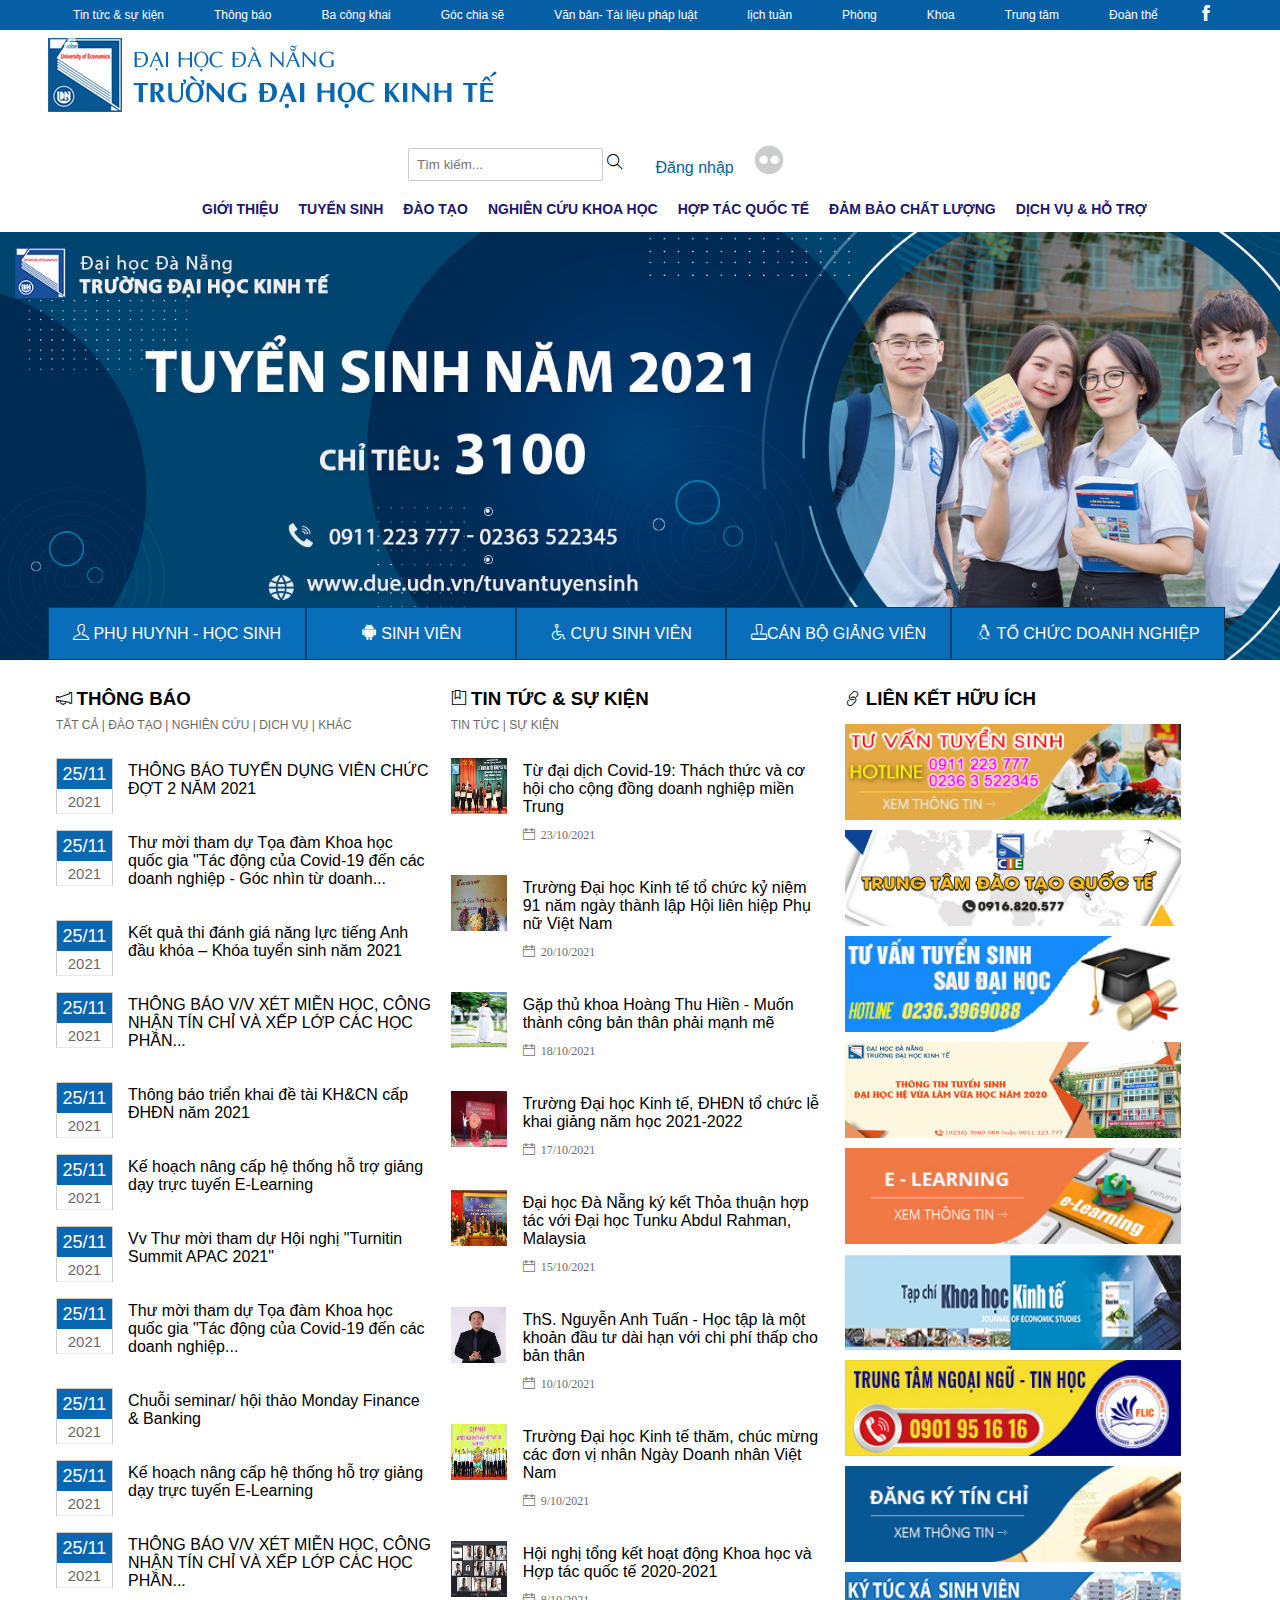
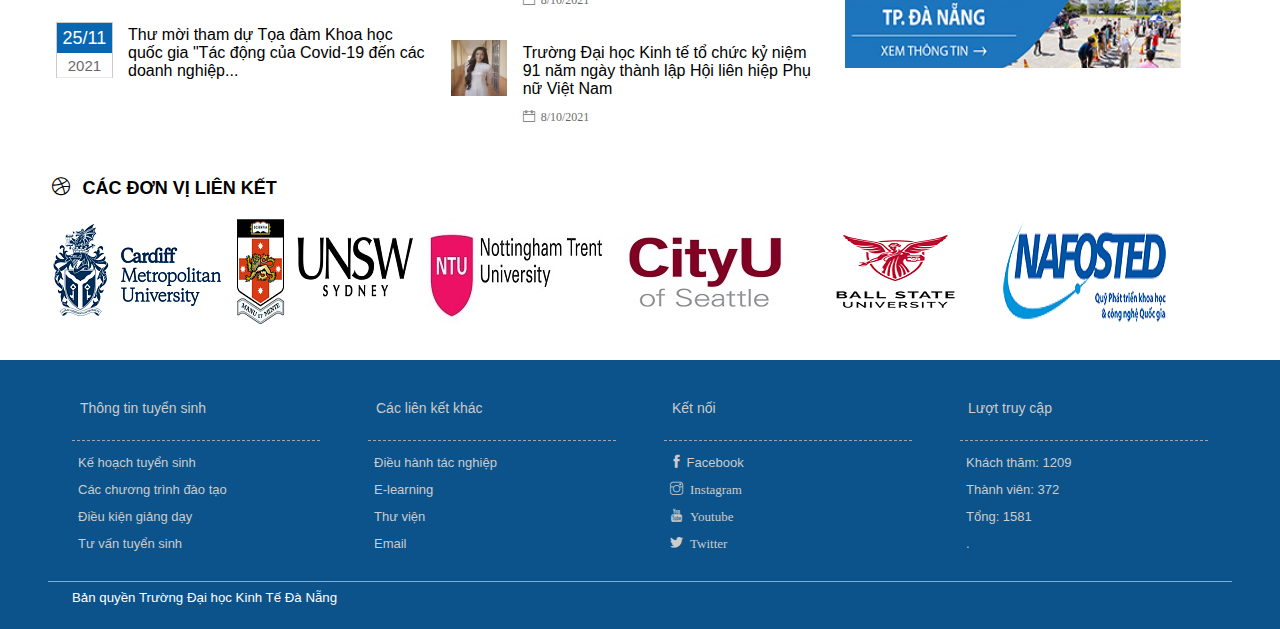
<file: due/index.html>
<!DOCTYPE html>
<html lang="en">
<head>
    <meta charset="UTF-8">
    <meta http-equiv="X-UA-Compatible" content="IE=edge">
    <meta name="viewport" content="width=device-width, initial-scale=1.0">
    <title>Trường Đại Học Kinh Tế - Đại học Đà Nẵng</title>
    <link rel="icon" href="./assets/img/logo.jpg" type="image/x-icon" />
    <link rel="stylesheet" href="./assets/css/style.css">
    <link rel="stylesheet" href="./assets/fonts/themify-icons/themify-icons.css">
</head>
<bod>
    <!-- Begin: Header1 -->
    <div id="header1">
        <div class="row header1-main">

            <ul id="sub-header1">
                <li><a href="#">Tin tức & sự kiện</a> </li>
                <li><a href="#">Thông báo</a></li>
                <li><a href="#">Ba công khai</a></li>
                <li><a href="#">Góc chia sẽ</a></li>
                <li><a href="#">Văn bản- Tài liệu pháp luật</a></li>
                <li><a href="#">lịch tuần</a></li>
                <li><a href="#">Phòng</a></li>
                <li><a href="#">Khoa</a></li>
                <li><a href="#">Trung tâm</a></li>
                <li><a href="#">Đoàn thể</a></li>
            </ul>
            
            <div id="sub-icon-header1">
                <a href="https://www.facebook.com/FaceDue"><i class="ti-facebook"></i></a>
                <a href="https://www.youtube.com/watch?v=TIudEKu8VSk"><i class="ti-youtube"></i></a>
                
            </div>
        </div>
    </div>
    <!-- End: Header1 -->

    <!-- Begin: Header2 -->

    <div id="header2">
        <div class="row main-header2">
            <div class="login-area">
                <img src="./assets/img/school-name.png" alt="logo">
            </div>
            <div class="login-area search-login">
                <div class="search-area">
                    <input type="text" placeholder="Tìm kiếm..." class="search-input">
                    <i class="ti-search"></i>
                </div>
                <div class="login-main">
                    <a href="" class="login-btn">Đăng nhập</a>
                    <i class="ti-flickr-alt"></i>
                </div>
            </div>
        </div>
        
    </div>
    
    <!-- End: Header2 -->
    
    <!-- Begin: slider -->
    <div id="slider">
        <div class="img-slide">
            <div class="nav">
                <ul class=" subnav">
                    <li>GIỚI THIỆU</li>
                    <li>TUYỂN SINH</li>
                    <li>ĐÀO TẠO</li>
                    <li>NGHIÊN CỨU KHOA HỌC</li>
                    <li>HỢP TÁC QUỐC TẾ</li>
                    <li>ĐẢM BẢO CHẤT LƯỢNG</li>
                    <li>DỊCH VỤ & HỖ TRỢ</li>
                </ul>
            </div>
            <img src="./assets/img/slider.png" alt="">
            <div class="row career-option">
                <ul>
                    <li><i class="ti-user"></i> PHỤ HUYNH - HỌC SINH</li>
                    <li><i class="ti-android"></i> SINH VIÊN</li>
                    <li><i class="ti-wheelchair"></i> CỰU SINH VIÊN</li>
                    <li><i class="ti-stamp"></i>CÁN BỘ GIẢNG VIÊN</li>
                    <li><i class="ti-linux"></i> TỔ CHỨC DOANH NGHIỆP</li>
                </ul>
            </div>
        </div>
    </div>
    <!-- End: slider -->
    <!-- Begin: Content -->

    <div id="content">
        <div class="row main-content">
            <div class="content-col">
                <i class="ti-announcement"></i>
                <h3 class="title-content">THÔNG BÁO</h3>
                <div class="announcement">
                    <p class="choice-option">TẤT CẢ | ĐÀO TẠO | NGHIÊN CỨU | DỊCH VỤ | KHÁC</p> 
                </br>
                    <div class="main-child">
                        <div class="time">
                            <div class="date">
                                25/11
                            </div>
                            <div class="year">
                                2021
                            </div>
                        </div>
                        <div class="text-announcement">
                            <p>THÔNG BÁO TUYỂN DỤNG VIÊN CHỨC ĐỢT 2 NĂM 2021</p>
                        </div>
                    </div> 
                    <div class="main-child">
                        <div class="time">
                            <div class="date">
                                25/11
                            </div>
                            <div class="year">
                                2021
                            </div>
                        </div>
                        <div class="text-announcement">
                            <p>Thư mời tham dự Tọa đàm Khoa học quốc gia "Tác động của Covid-19 đến các doanh nghiệp - Góc nhìn từ doanh...</p>
                        </div>
                    </div> 
                    <div class="main-child">
                        <div class="time">
                            <div class="date">
                                25/11
                            </div>
                            <div class="year">
                                2021
                            </div>
                        </div>
                        <div class="text-announcement">
                            <p>Kết quả thi đánh giá năng lực tiếng Anh đầu khóa – Khóa tuyển sinh năm 2021</p>
                        </div>
                    </div> 
                    <div class="main-child">
                        <div class="time">
                            <div class="date">
                                25/11
                            </div>
                            <div class="year">
                                2021
                            </div>
                        </div>
                        <div class="text-announcement">
                            <p>THÔNG BÁO V/V XÉT MIỄN HỌC, CÔNG NHẬN TÍN CHỈ VÀ XẾP LỚP CÁC HỌC PHẦN...</p>
                        </div>
                    </div> 
                    <div class="main-child">
                        <div class="time">
                            <div class="date">
                                25/11
                            </div>
                            <div class="year">
                                2021
                            </div>
                        </div>
                        <div class="text-announcement">
                            <p>Thông báo triển khai đề tài KH&CN cấp ĐHĐN năm 2021</p>
                        </div>
                    </div> 
                    <div class="main-child">
                        <div class="time">
                            <div class="date">
                                25/11
                            </div>
                            <div class="year">
                                2021
                            </div>
                        </div>
                        <div class="text-announcement">
                            <p>Kế hoạch nâng cấp hệ thống hỗ trợ giảng dạy trực tuyến E-Learning</p>
                        </div>
                    </div> 
                    <div class="main-child">
                        <div class="time">
                            <div class="date">
                                25/11
                            </div>
                            <div class="year">
                                2021
                            </div>
                        </div>
                        <div class="text-announcement">
                            <p>Vv Thư mời tham dự Hội nghị "Turnitin Summit APAC 2021"</p>
                        </div>
                    </div> 
                    <div class="main-child">
                        <div class="time">
                            <div class="date">
                                25/11
                            </div>
                            <div class="year">
                                2021
                            </div>
                        </div>
                        <div class="text-announcement">
                            <p>Thư mời tham dự Tọa đàm Khoa học quốc gia "Tác động của Covid-19 đến các doanh nghiệp...</p>
                        </div>
                    </div> 
                    <div class="main-child">
                        <div class="time">
                            <div class="date">
                                25/11
                            </div>
                            <div class="year">
                                2021
                            </div>
                        </div>
                        <div class="text-announcement">
                            <p>Chuỗi seminar/ hội thảo Monday Finance & Banking</p>
                        </div>
                    </div>
                    <div class="main-child">
                        <div class="time">
                            <div class="date">
                                25/11
                            </div>
                            <div class="year">
                                2021
                            </div>
                        </div>
                        <div class="text-announcement">
                            <p>Kế hoạch nâng cấp hệ thống hỗ trợ giảng dạy trực tuyến E-Learning</p>
                        </div>
                    </div> 
                    <div class="main-child">
                        <div class="time">
                            <div class="date">
                                25/11
                            </div>
                            <div class="year">
                                2021
                            </div>
                        </div>
                        <div class="text-announcement">
                            <p>THÔNG BÁO V/V XÉT MIỄN HỌC, CÔNG NHẬN TÍN CHỈ VÀ XẾP LỚP CÁC HỌC PHẦN...</p>
                        </div>
                    </div> 
                    <div class="main-child">
                        <div class="time">
                            <div class="date">
                                25/11
                            </div>
                            <div class="year">
                                2021
                            </div>
                        </div>
                        <div class="text-announcement">
                            <p>Thư mời tham dự Tọa đàm Khoa học quốc gia "Tác động của Covid-19 đến các doanh nghiệp...</p>
                        </div>
                    </div>  
                </div>        
            </div>
            <div class="content-col">
                <i class="ti-bookmark-alt"></i>
                <h3 class="title-content">TIN TỨC & SỰ KIỆN</h3>
                <div class="announcement">
                    <p class="choice-option">TIN TỨC | SỰ KIỆN </p> 
                </br>
                    <div class="main-child">
                        <div class="img-event">
                            <img src="./assets/img/event/event1.jpg" alt="">
                        </div>
                        <div class="text-announcement">
                            <p>Từ đại dịch Covid-19: Thách thức và cơ hội cho cộng đồng doanh nghiệp miền Trung</p>
                        </div>
                        <div class="text-date">
                            <i class="ti-calendar">  23/10/2021</i>
                        </div>
                    </div>
                    <div class="main-child">
                        <div class="img-event">
                            <img src="./assets/img/event/event2.jpg" alt="">
                        </div>
                        <div class="text-announcement">
                            <p>Trường Đại học Kinh tế tổ chức kỷ niệm 91 năm ngày thành lập Hội liên hiệp Phụ nữ Việt Nam</p>
                        </div>
                        <div class="text-date">
                            <i class="ti-calendar">  20/10/2021</i>
                        </div>
                    </div>
                    <div class="main-child">
                        <div class="img-event">
                            <img src="./assets/img/event/event3.jpg" alt="">
                        </div>
                        <div class="text-announcement">
                            <p>Gặp thủ khoa Hoàng Thu Hiền - Muốn thành công bản thân phải mạnh mẽ</p>
                        </div>
                        <div class="text-date">
                            <i class="ti-calendar">  18/10/2021</i>
                        </div>
                    </div>
                    <div class="main-child">
                        <div class="img-event">
                            <img src="./assets/img/event/event4.jpg" alt="">
                        </div>
                        <div class="text-announcement">
                            <p>Trường Đại học Kinh tế, ĐHĐN tổ chức lễ khai giảng năm học 2021-2022</p>
                        </div>
                        <div class="text-date">
                            <i class="ti-calendar">  17/10/2021</i>
                        </div>
                    </div>
                    <div class="main-child">
                        <div class="img-event">
                            <img src="./assets/img/event/event5.jpg" alt="">
                        </div>
                        <div class="text-announcement">
                            <p>Đại học Đà Nẵng ký kết Thỏa thuận hợp tác với Đại học Tunku Abdul Rahman, Malaysia</p>
                        </div>
                        <div class="text-date">
                            <i class="ti-calendar">  15/10/2021</i>
                        </div>
                    </div>
                    <div class="main-child">
                        <div class="img-event">
                            <img src="./assets/img/event/event6.jpg" alt="">
                        </div>
                        <div class="text-announcement">
                            <p>ThS. Nguyễn Anh Tuấn - Học tập là một khoản đầu tư dài hạn với chi phí thấp cho bản thân</p>
                        </div>
                        <div class="text-date">
                            <i class="ti-calendar">  10/10/2021</i>
                        </div>
                    </div>
                    <div class="main-child">
                        <div class="img-event">
                            <img src="./assets/img/event/event7.jpg" alt="">
                        </div>
                        <div class="text-announcement">
                            <p>Trường Đại học Kinh tế thăm, chúc mừng các đơn vị nhân Ngày Doanh nhân Việt Nam</p>
                        </div>
                        <div class="text-date">
                            <i class="ti-calendar">  9/10/2021</i>
                        </div>
                    </div>
                    <div class="main-child">
                        <div class="img-event">
                            <img src="./assets/img/event/event8.jpg" alt="">
                        </div>
                        <div class="text-announcement">
                            <p>Hội nghị tổng kết hoạt động Khoa học và Hợp tác quốc tế 2020-2021</p>
                        </div>
                        <div class="text-date">
                            <i class="ti-calendar">  8/10/2021</i>
                        </div>
                    </div>
                    <div class="main-child">
                        <div class="img-event">
                            <img src="./assets/img/event/event9.jpg" alt="">
                        </div>
                        <div class="text-announcement">
                            <p>Trường Đại học Kinh tế tổ chức kỷ niệm 91 năm ngày thành lập Hội liên hiệp Phụ nữ Việt Nam</p>
                        </div>
                        <div class="text-date">
                            <i class="ti-calendar">  8/10/2021</i>
                        </div>
                    </div> 
                    </div>
            </div>
            <div class="content-col">
                <i class="ti-link"></i>
                <h3 class="title-content">LIÊN KẾT HỮU ÍCH</h3>
                <div class="announcement">
                    <div class="link-ads">
                        <img src="./assets/img/link-ads/link1.jpg" alt="Link">
                    </div>
                    <div class="link-ads">
                        <img src="./assets/img/link-ads/link2.jpg" alt="Link">
                    </div>
                    <div class="link-ads">
                        <img src="./assets/img/link-ads/link3.jpg" alt="Link">
                    </div>
                    <div class="link-ads">
                        <img src="./assets/img/link-ads/link4.jpg" alt="Link">
                    </div>
                    <div class="link-ads">
                        <img src="./assets/img/link-ads/link5.jpg" alt="Link">
                    </div>
                    <div class="link-ads">
                        <img src="./assets/img/link-ads/link6.jpg" alt="Link">
                    </div>
                    <div class="link-ads">
                        <img src="./assets/img/link-ads/link7.jpg" alt="Link">
                    </div>
                    <div class="link-ads">
                        <img src="./assets/img/link-ads/link8.jpg" alt="Link">
                    </div>
                    <div class="link-ads">
                        <img src="./assets/img/link-ads/link9.jpg" alt="Link">
                    </div>
                </div>
            </div>
    </div>
    <!-- End: Content -->
    <!-- Begin: donor -->

    <div id="donor">
        <div class="row title-donor">
            <i class="ti-dribbble"></i>
            <h4>CÁC ĐƠN VỊ LIÊN KẾT</h4>
        </div>
        <div class="row list-donor">
            <div class="name-donor"><img src="./assets/img/donor/donor1.png" alt=""></div>
            <div class="name-donor"><img src="./assets/img/donor/donor2.png" alt=""></div>
            <div class="name-donor"><img src="./assets/img/donor/donor3.jpg" alt=""></div>
            <div class="name-donor"><img src="./assets/img/donor/donor4.jpg" alt=""></div>
            <div class="name-donor"><img src="./assets/img/donor/donor5.png" alt=""></div>
            <div class="name-donor"><img src="./assets/img/donor/donor6.png" alt=""></div>
        </div>
    </div>
    <!-- End: donor -->
    <!-- Begin: footer -->

    <div id="footer">
        <div class="row footer-content">
            <div class="footer-child">
                <h5 class="head-footer-child">Thông tin tuyển sinh</h5>
                <ul>
                    <li>Kế hoạch tuyển sinh</li>
                    <li>Các chương trình đào tạo</li>
                    <li>Điều kiện giảng dạy</li>
                    <li>Tư vấn tuyển sinh</li>
                </ul>
            </div>
            <div class="footer-child">
                <h5 class="head-footer-child">Các liên kết khác</h5>
                <ul>
                    <li>Điều hành tác nghiệp</li>
                    <li>E-learning</li>
                    <li>Thư viện</li>
                    <li>Email</li>
                </ul>
            </div>
            <div class="footer-child">
                <h5 class="head-footer-child">Kết nối</h5>
                <ul>
                    <li><i class="ti-facebook"></i>  Facebook</li>
                    <li><i class="ti-instagram">  Instagram</i></li>
                    <li><i class="ti-youtube">  Youtube</i></li>
                    <li><i class="ti-twitter-alt">  Twitter</i></li>
                </ul>
            </div>
            <div class="footer-child">
                <h5 class="head-footer-child">Lượt truy cập</h5>
                <ul>
                    <li>Khách thăm: 1209</li>
                    <li>Thành viên: 372</li>
                    <li>Tổng: 1581</li>
                    <li>.</li>
                </ul>
            </div>
            
            <div class="copyright">
                <h5>
                    Bản quyền Trường Đại học Kinh Tế Đà Nẵng
                </h5>
            </div>

        </div>
    </div>
    <!-- End: footer -->

</body>
</html>
</file>
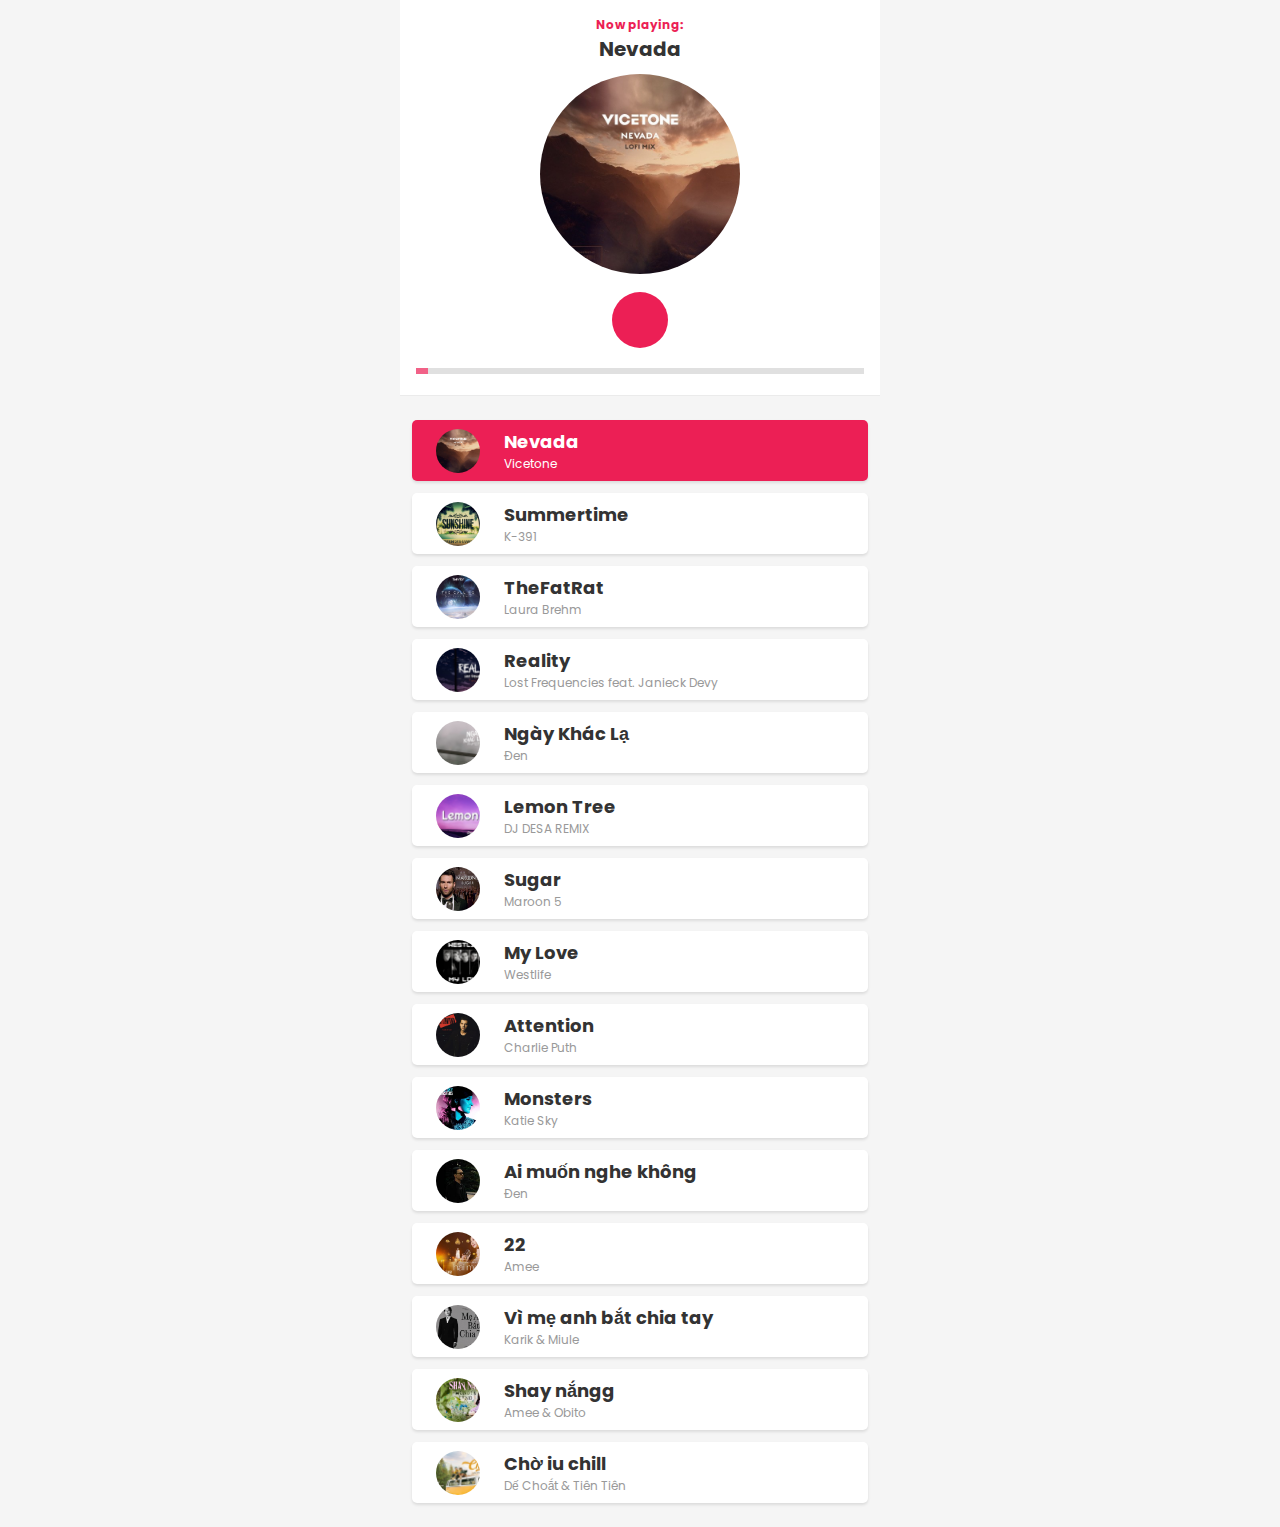
<file: MusicApp/index.html>
<!DOCTYPE html>
<html lang="en">

<head>
    <meta charset="UTF-8">
    <meta http-equiv="X-UA-Compatible" content="IE=edge">
    <meta name="viewport" content="width=device-width, initial-scale=1.0">
    <title>Music player</title>
    <link rel="stylesheet" href="https://cdnjs.cloudflare.com/ajax/libs/font-awesome/5.15.2/css/all.min.css"
        integrity="sha512-HK5fgLBL+xu6dm/Ii3z4xhlSUyZgTT9tuc/hSrtw6uzJOvgRr2a9jyxxT1ely+B+xFAmJKVSTbpM/CuL7qxO8w=="
        crossorigin="anonymous" />
    <link rel="preconnect" href="https://fonts.gstatic.com">
    <link href="https://fonts.googleapis.com/css2?family=Poppins:wght@300;400;600&display=swap" rel="stylesheet">
    <link rel="stylesheet" href="main.css">
</head>

<body>
    <div class="player">
        <!-- Dashboard -->
        <div class="dashboard">
            <!-- Header -->
            <header>
                <h4>Now playing:</h4>
                <h2>String 57th & 9th</h2>
            </header>

            <!-- CD -->
            <div class="cd">
                <div class="cd-thumb"
                    style="background-image: url('https://i.ytimg.com/vi/jTLhQf5KJSc/maxresdefault.jpg')">
                </div>
            </div>

            <!-- Control -->
            <div class="control">
                <div class="btn btn-repeat">
                    <i class="fas fa-redo"></i>
                </div>
                <div class="btn btn-prev">
                    <i class="fas fa-step-backward"></i>
                </div>
                <div class="btn btn-toggle-play">
                    <i class="fas fa-pause icon-pause"></i>
                    <i class="fas fa-play icon-play"></i>
                </div>
                <div class="btn btn-next">
                    <i class="fas fa-step-forward"></i>
                </div>
                <div class="btn btn-random">
                    <i class="fas fa-random"></i>
                </div>
            </div>

            <input id="progress" class="progress" type="range" value="0" step="1" min="0" max="100">

            <audio id="audio" src=""></audio>
        </div>

        <!-- Playlist -->
        <div class="playlist">



        </div>
    </div>


    <script>
        const $ = document.querySelector.bind(document);
        const $$ = document.querySelectorAll.bind(document);

        const PlAYER_STORAGE_KEY = "F8_PLAYER";


        const playlist = $('.playlist');
        const cd = $('.cd');
        const heading = $('header h2');
        const cdThumb = $('.cd-thumb')
        const audio = $('#audio')
        const playBtn = $('.btn-toggle-play')
        const player = $('.player')
        const progress = $('#progress');
        const nextBtn = $('.btn-next')
        const prevBtn = $('.btn-prev')
        const randomBtn = $('.btn-random');
        const repeatBtn = $('.btn-repeat');


        const app = {
            currentIndex: 0,
            isPlaying: false,
            isRandom: false,
            isRepeat: false,
            config: JSON.parse(localStorage.getItem(PlAYER_STORAGE_KEY)) || {},
            songs: [
                {
                    name: 'Nevada',
                    singer: 'Vicetone',
                    path: './assets/audio/1.mp3',
                    image: './assets/image/1.jpg'
                },
                {
                    name: 'Summertime',
                    singer: 'K-391',
                    path: './assets/audio/2.mp3',
                    image: './assets/image/2.jpg'
                },
                {
                    name: 'TheFatRat',
                    singer: 'Laura Brehm',
                    path: './assets/audio/3.mp3',
                    image: './assets/image/3.jpg'
                },
                {
                    name: 'Reality',
                    singer: 'Lost Frequencies feat. Janieck Devy',
                    path: './assets/audio/4.mp3',
                    image: './assets/image/4.jpg'
                },
                {
                    name: 'Ngày Khác Lạ',
                    singer: 'Đen',
                    path: './assets/audio/5.mp3',
                    image: './assets/image/5.jpg'
                },
                {
                    name: 'Lemon Tree',
                    singer: 'DJ DESA REMIX',
                    path: './assets/audio/6.mp3',
                    image: './assets/image/6.jpg'
                },
                {
                    name: 'Sugar',
                    singer: 'Maroon 5',
                    path: './assets/audio/7.mp3',
                    image: './assets/image/7.jpg'
                },
                {
                    name: 'My Love',
                    singer: 'Westlife',
                    path: './assets/audio/8.mp3',
                    image: './assets/image/8.jpg'
                },
                {
                    name: 'Attention',
                    singer: 'Charlie Puth',
                    path: './assets/audio/9.mp3',
                    image: './assets/image/9.jpg'
                },
                {
                    name: 'Monsters',
                    singer: 'Katie Sky',
                    path: './assets/audio/10.mp3',
                    image: './assets/image/10.jpg'
                },
                {
                    name: 'Ai muốn nghe không',
                    singer: 'Đen',
                    path: './assets/audio/11.mp3',
                    image: './assets/image/11.jpg'
                },

                {
                    name: '22',
                    singer: 'Amee',
                    path: './assets/audio/12.mp3',
                    image: './assets/image/12.jpg'
                },
                {
                    name: 'Vì mẹ anh bắt chia tay',
                    singer: 'Karik & Miule',
                    path: './assets/audio/13.mp3',
                    image: './assets/image/13.jpg'
                },
                {
                    name: 'Shay nắngg',
                    singer: 'Amee & Obito',
                    path: './assets/audio/14.mp3',
                    image: './assets/image/14.jpg'
                },
                {
                    name: 'Chờ iu chill',
                    singer: 'Dế Choắt & Tiên Tiên',
                    path: './assets/audio/15.mp3',
                    image: './assets/image/15.jpg'
                },

            ],
            setConfig: function (key, value) {
                this.config[key] = value;
                localStorage.setItem(PlAYER_STORAGE_KEY, JSON.stringify(this.config));
            },
            render: function () {
                const htmls = this.songs.map((song, index) => {
                    return `
                        <div class="song ${index === this.currentIndex ? 'active' : ''}" data-index="${index}">
                            <div class="thumb"
                                style="background-image: url('${song.image}')">
                            </div>
                            <div class="body">
                                <h3 class="title">${song.name}</h3>
                                <p class="author">${song.singer}</p>
                            </div>
                            <div class="option">
                                <i class="fas fa-ellipsis-h"></i>
                            </div>
                        </div>
                    `
                })

                playlist.innerHTML = htmls.join('');
            },

            defineProperties: function () {
                Object.defineProperty(this, 'currentSong', {
                    get: function () {
                        return this.songs[this.currentIndex];
                    }
                })
            },

            handleEvent: function () {
                const _this = this;
                const cdWidth = cd.offsetWidth;

                // Xử lý CD quay
                const cdThumbAnimate = cdThumb.animate([
                    { transform: 'rotate(360deg)' }
                ], {
                    duration: 10000,  // 10seconds
                    iterations: Infinity  // Vo han
                })
                cdThumbAnimate.pause()

                // Xử lý phóng to thu nhỏ CD
                document.onscroll = function () {
                    const scrollTop = window.scrollY || document.documentElement.scrollTop

                    const newCdWidth = cdWidth - scrollTop;
                    cd.style.width = newCdWidth > 0 ? newCdWidth + 'px' : 0;
                    cd.style.opacity = newCdWidth / cdWidth;
                }

                // Xử lý khi click play

                playBtn.onclick = function () {
                    if (_this.isPlaying) {
                        audio.pause();
                    } else {
                        audio.play();
                    }

                }

                // Khi bài hát được play 
                audio.onplay = function () {
                    _this.isPlaying = true;
                    player.classList.add("playing");
                    cdThumbAnimate.play();
                }

                // Khi bai hát bị pause
                audio.onpause = function () {
                    _this.isPlaying = false;
                    player.classList.remove("playing");
                    cdThumbAnimate.pause();
                }

                // Khi tiến độ bài hát thay đổi
                audio.ontimeupdate = function () {
                    if (audio.duration) {
                        const progressPercent = Math.floor(audio.currentTime / audio.duration * 100);
                        progress.value = progressPercent;
                    }
                }

                // Xử lý khi tua bài hát
                progress.onchange = function (e) {
                    const seekTime = e.target.value / 100 * audio.duration;
                    audio.currentTime = seekTime;
                }

                // Khi next bai hat 
                nextBtn.onclick = function () {
                    if (_this.isRandom) {
                        _this.playRandomSong();
                    } else {
                        _this.nextSong();
                    }
                    audio.play();
                    _this.render();
                    _this.scrollToActiveSong();
                }

                // Khi prev bai hat 
                prevBtn.onclick = function () {
                    if (_this.isRandom) {
                        _this.playRandomSong();
                    } else {
                        _this.prevSong();
                    }
                    audio.play();
                    _this.render();
                    _this.scrollToActiveSong();
                }

                // Khi random bai hat
                randomBtn.onclick = function (e) {

                    _this.isRandom = !_this.isRandom;
                    _this.setConfig('isRandom', _this.isRandom);
                    randomBtn.classList.toggle('active', _this.isRandom);

                }

                // Xử lý khi repeat
                repeatBtn.onclick = function () {
                    _this.isRepeat = !_this.isRepeat;
                    _this.setConfig('isRepeat', _this.isRepeat);
                    repeatBtn.classList.toggle('active', _this.isRepeat);
                }

                // Xử lý next song khi audio end

                audio.onended = function () {
                    if (_this.isRepeat) {
                        audio.play();
                    } else {
                        nextBtn.click();

                    }
                }

                // Lắng nghe click vào playlist
                playlist.onclick = function (e) {
                    const songNode = e.target.closest('.song:not(.active)');
                    if (songNode || e.target.closest('.option')) {
                        // Xử lý khi click vao song
                        if (songNode) {
                            _this.currentIndex = Number(songNode.dataset.index);
                            _this.loadCurrentSong();
                            _this.render();
                            audio.play();
                        }
                        // xử lý khi click vào option
                        if (e.target.closest('.option')) {

                        }
                    }
                }
            },
            scrollToActiveSong: function () {
                setTimeout(() => {
                    $('.song.active').scrollIntoView({
                        behavior: 'smooth',
                        block: 'end'
                    });
                }, 300)
            },

            loadCurrentSong: function () {
                heading.textContent = this.currentSong.name;
                cdThumb.style.backgroundImage = `url('${this.currentSong.image}')`;
                audio.src = this.currentSong.path;

            },

            loadConfig: function () {
                this.isRandom = this.config.isRandom;
                this.isRepeat = this.config.isRepeat;
            },

            nextSong: function () {
                this.currentIndex++;
                if (this.currentIndex > this.songs.length - 1) {
                    this.currentIndex = 0;
                }

                this.loadCurrentSong();
            },
            prevSong: function () {
                this.currentIndex--;
                if (this.currentIndex < 0) {
                    this.currentIndex = this.songs.length - 1;
                }

                this.loadCurrentSong();
            },
            playRandomSong: function (song) {
                let newIndex;
                do {
                    newIndex = Math.floor(Math.random() * this.songs.length);
                } while (newIndex === this.currentIndex);

                this.currentIndex = newIndex;
                this.loadCurrentSong();
            },
            start: function () {
                // Load config
                this.loadConfig();
                // Định nghĩa các thuộc tính
                this.defineProperties();

                // Lắng nghe, xử lý các sự kiện
                this.handleEvent();

                //Tải thông tin bài hát đầu tiên vào UI khi chạy ứng dụng
                this.loadCurrentSong();

                // Render playlist
                this.render();

                // Hiển thị trạng thái ban đầu của btn repeat và random
                randomBtn.classList.toggle('active', this.isRandom);
                repeatBtn.classList.toggle('active', this.isRepeat);
            }
        }

        app.start();
    </script>
</body>

</html>
</file>
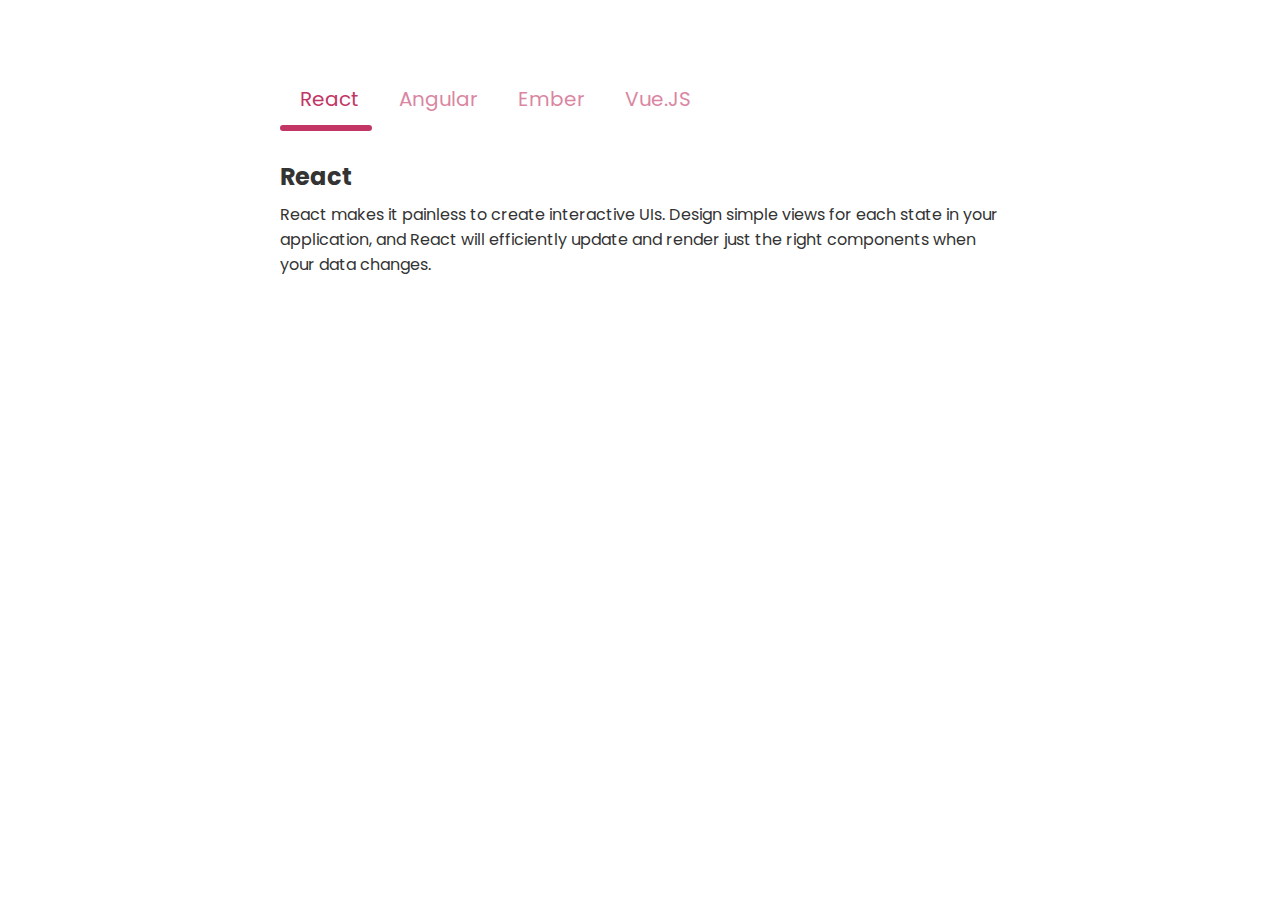
<file: TabUI/index.html>
<!DOCTYPE html>
<html lang="en">

<head>
    <meta charset="UTF-8">
    <meta http-equiv="X-UA-Compatible" content="IE=edge">
    <meta name="viewport" content="width=device-width, initial-scale=1.0">
    <title>Document</title>

    <link rel="preconnect" href="https://fonts.gstatic.com">
    <link rel="stylesheet" href="https://cdnjs.cloudflare.com/ajax/libs/font-awesome/5.15.2/css/all.min.css"
        integrity="sha512-HK5fgLBL+xu6dm/Ii3z4xhlSUyZgTT9tuc/hSrtw6uzJOvgRr2a9jyxxT1ely+B+xFAmJKVSTbpM/CuL7qxO8w=="
        crossorigin="anonymous" />
    <link href="https://fonts.googleapis.com/css2?family=Poppins:wght@300;400;500;600&display=swap" rel="stylesheet">
    <link rel="stylesheet" href="main.css">
</head>

<body>
    <div>
        <!-- Tab items -->
        <div class="tabs">
            <div class="tab-item active">
                <i class="tab-icon fas fa-code"></i>
                React
            </div>
            <div class="tab-item">
                <i class="tab-icon fas fa-cog"></i>
                Angular
            </div>
            <div class="tab-item">
                <i class="tab-icon fas fa-plus-circle"></i>
                Ember
            </div>
            <div class="tab-item">
                <i class="tab-icon fas fa-pen-nib"></i>
                Vue.JS
            </div>
            <div class="line"></div>
        </div>

        <!-- Tab content -->
        <div class="tab-content">
            <div class="tab-pane active">
                <h2>React</h2>
                <p>React makes it painless to create interactive UIs. Design simple views for each state in your
                    application, and React will efficiently update and render just the right components when your data
                    changes.</p>
            </div>
            <div class="tab-pane">
                <h2>Angular</h2>
                <p>Angular is an application design framework and development platform for creating efficient and
                    sophisticated single-page apps.</p>
            </div>
            <div class="tab-pane">
                <h2>Ember</h2>
                <p>Ember.js is a productive, battle-tested JavaScript framework for building modern web applications. It
                    includes everything you need to build rich UIs that work on any device.</p>
            </div>
            <div class="tab-pane">
                <h2>Vue.js</h2>
                <p>Vue (pronounced /vjuː/, like view) is a progressive framework for building user interfaces. Unlike
                    other
                    monolithic frameworks, Vue is designed from the ground up to be incrementally adoptable. </p>
            </div>
        </div>
    </div>
    <script src="main.js"></script>
</body>

</html>
</file>
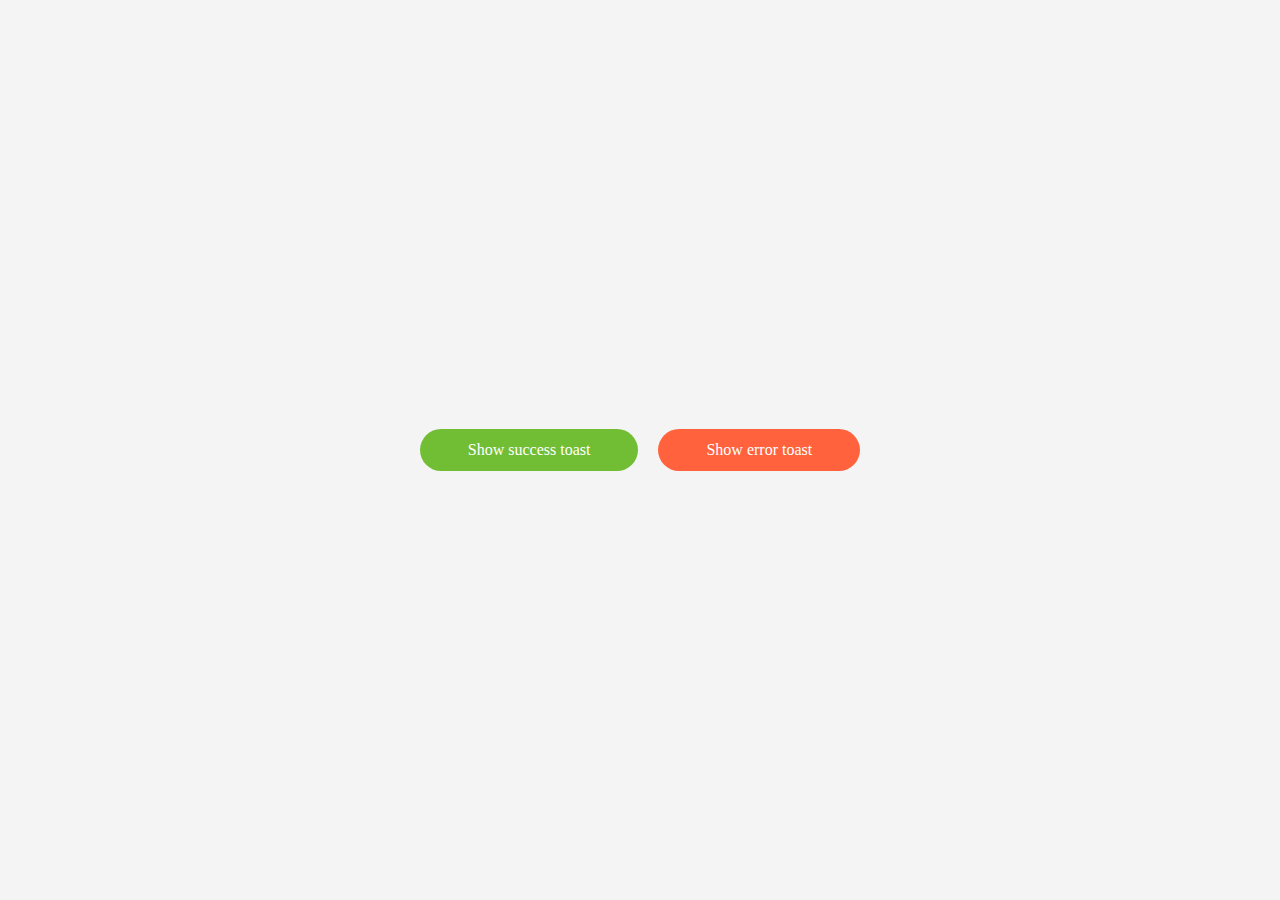
<file: ToastMessage/index.html>
<!DOCTYPE html>
<html lang="en">

<head>
    <meta charset="UTF-8">
    <meta http-equiv="X-UA-Compatible" content="IE=edge">
    <meta name="viewport" content="width=device-width, initial-scale=1.0">
    <title>Document</title>
    <link rel="stylesheet" href="https://cdnjs.cloudflare.com/ajax/libs/font-awesome/5.15.1/css/all.min.css"
        integrity="sha512-+4zCK9k+qNFUR5X+cKL9EIR+ZOhtIloNl9GIKS57V1MyNsYpYcUrUeQc9vNfzsWfV28IaLL3i96P9sdNyeRssA=="
        crossorigin="anonymous" />
    <link rel="stylesheet" href="main.css">
</head>

<body>
    <div id="toast"></div>

    <div>
        <div onclick="showSuccessToast();" class="btn btn--success">Show success toast</div>
        <div onclick="showErrorToast();" class="btn btn--danger">Show error toast</div>
    </div>

    <script src="main.js"></script>
</body>

</html>
</file>
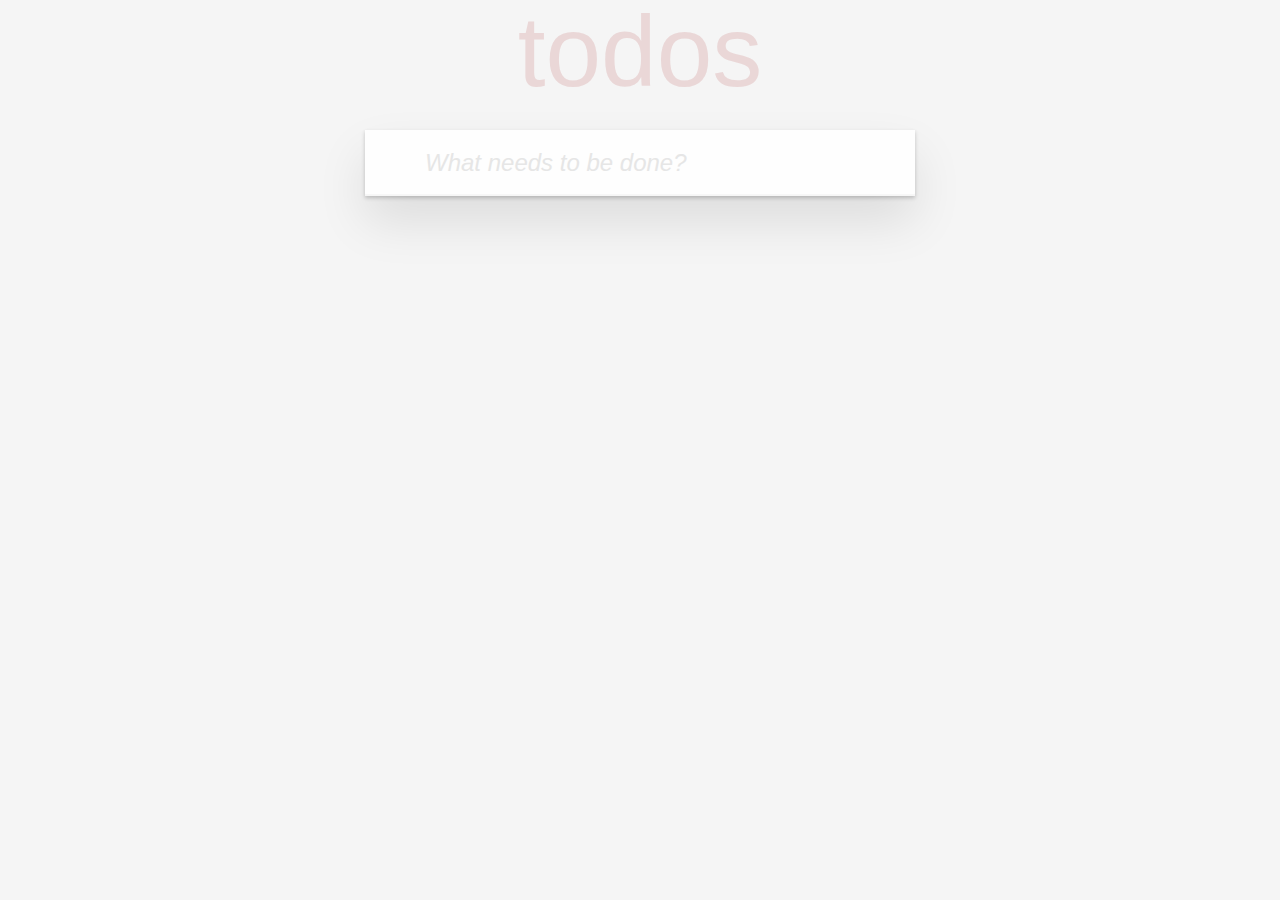
<file: ToDoList/index.html>
<!DOCTYPE html>
<html lang="en">
<head>
    <meta charset="UTF-8">
    <meta http-equiv="X-UA-Compatible" content="IE=edge">
    <meta name="viewport" content="width=device-width, initial-scale=1.0">
    <link rel="stylesheet" href="./css/base.css">
    <link rel="stylesheet" href="./css/style.css">

    <title>To do list</title>
</head>
<body>
    <div class="" id="root"></div>
    <script type="module" src="./js/main.js"></script>
</body>
</html>
</file>
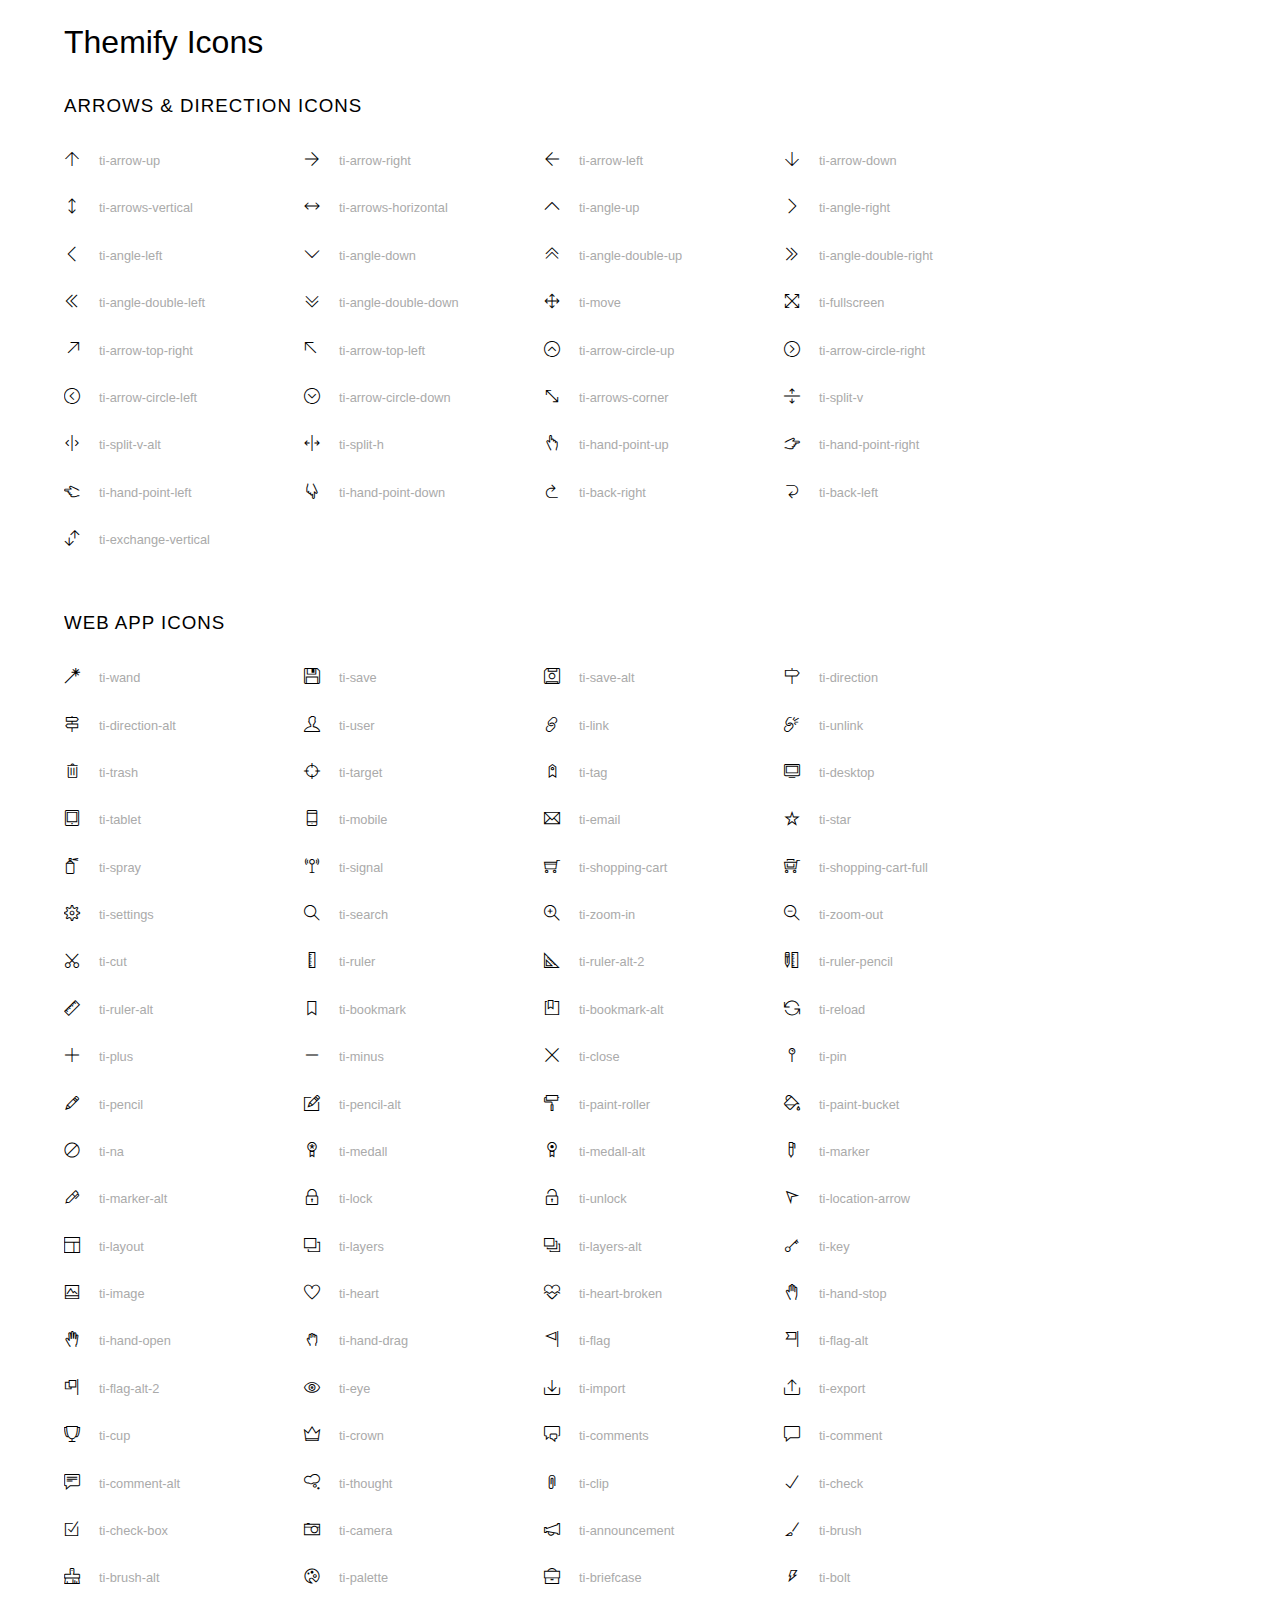
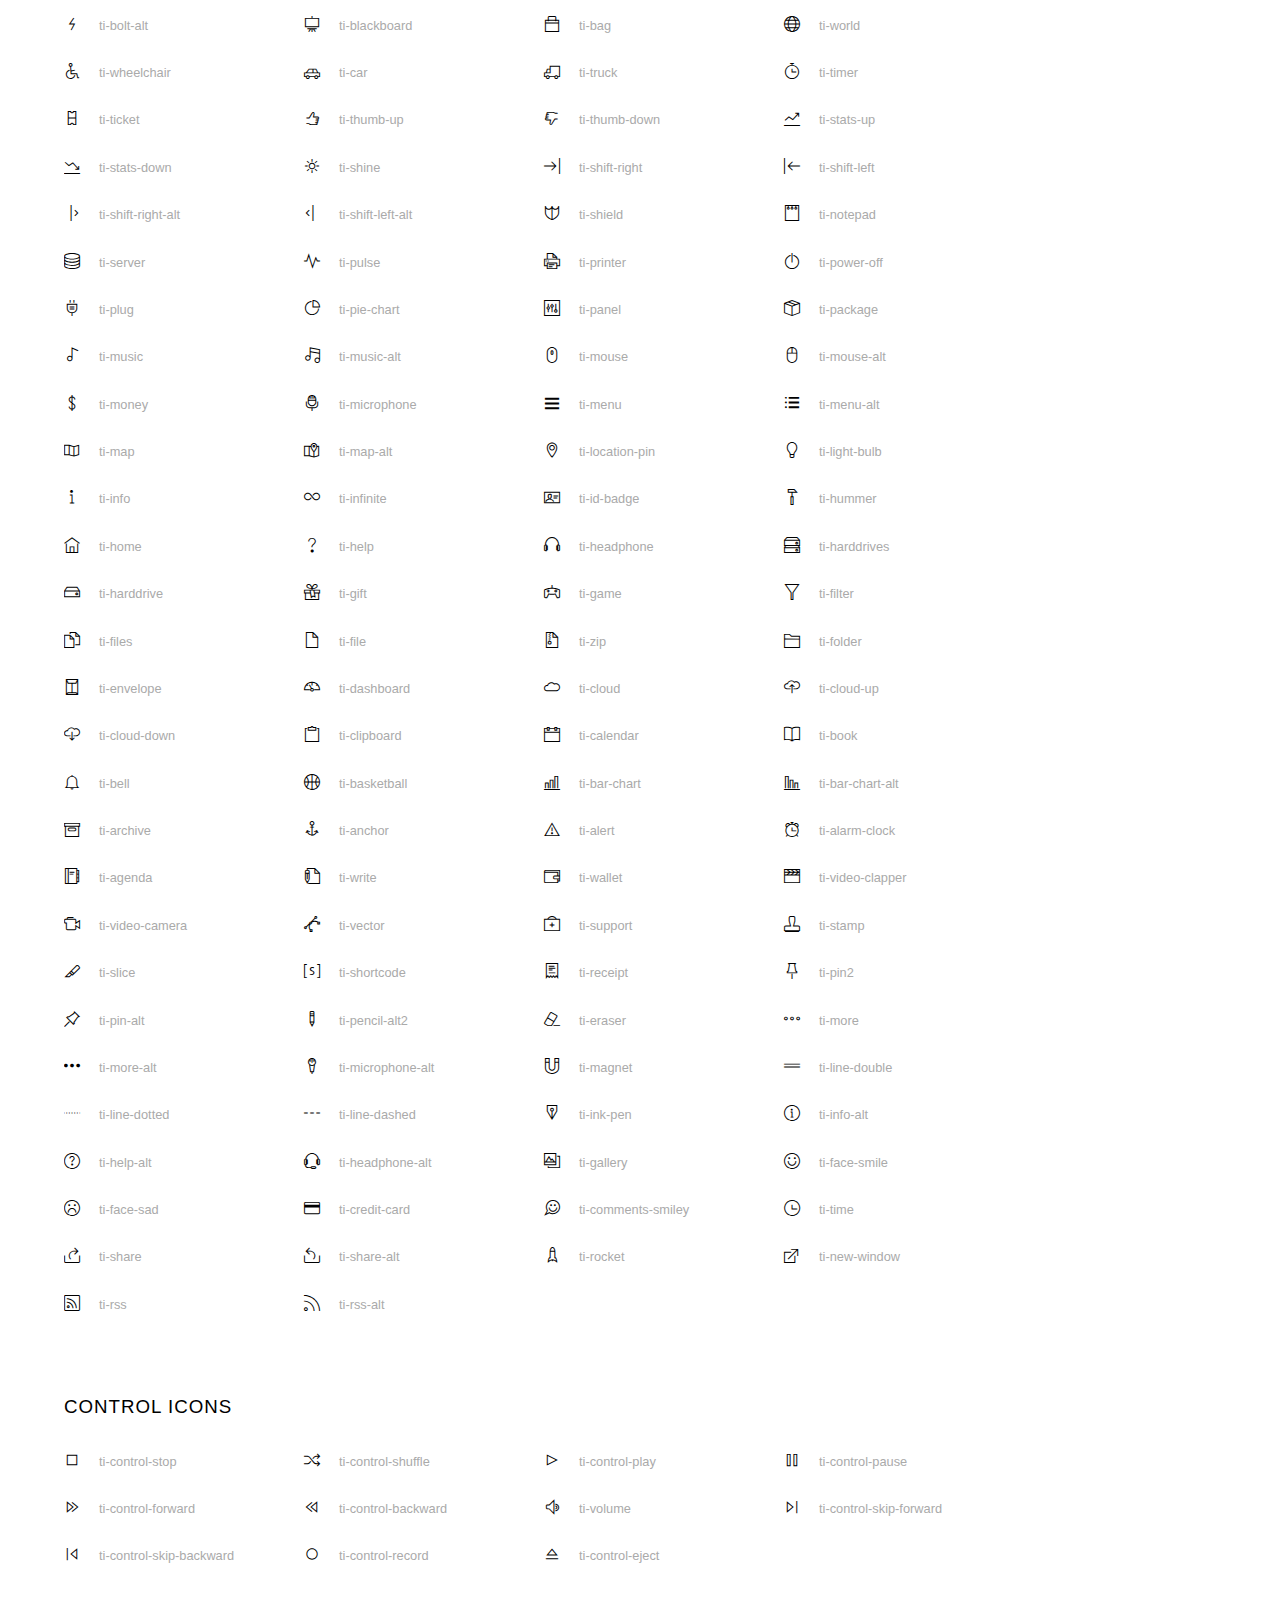
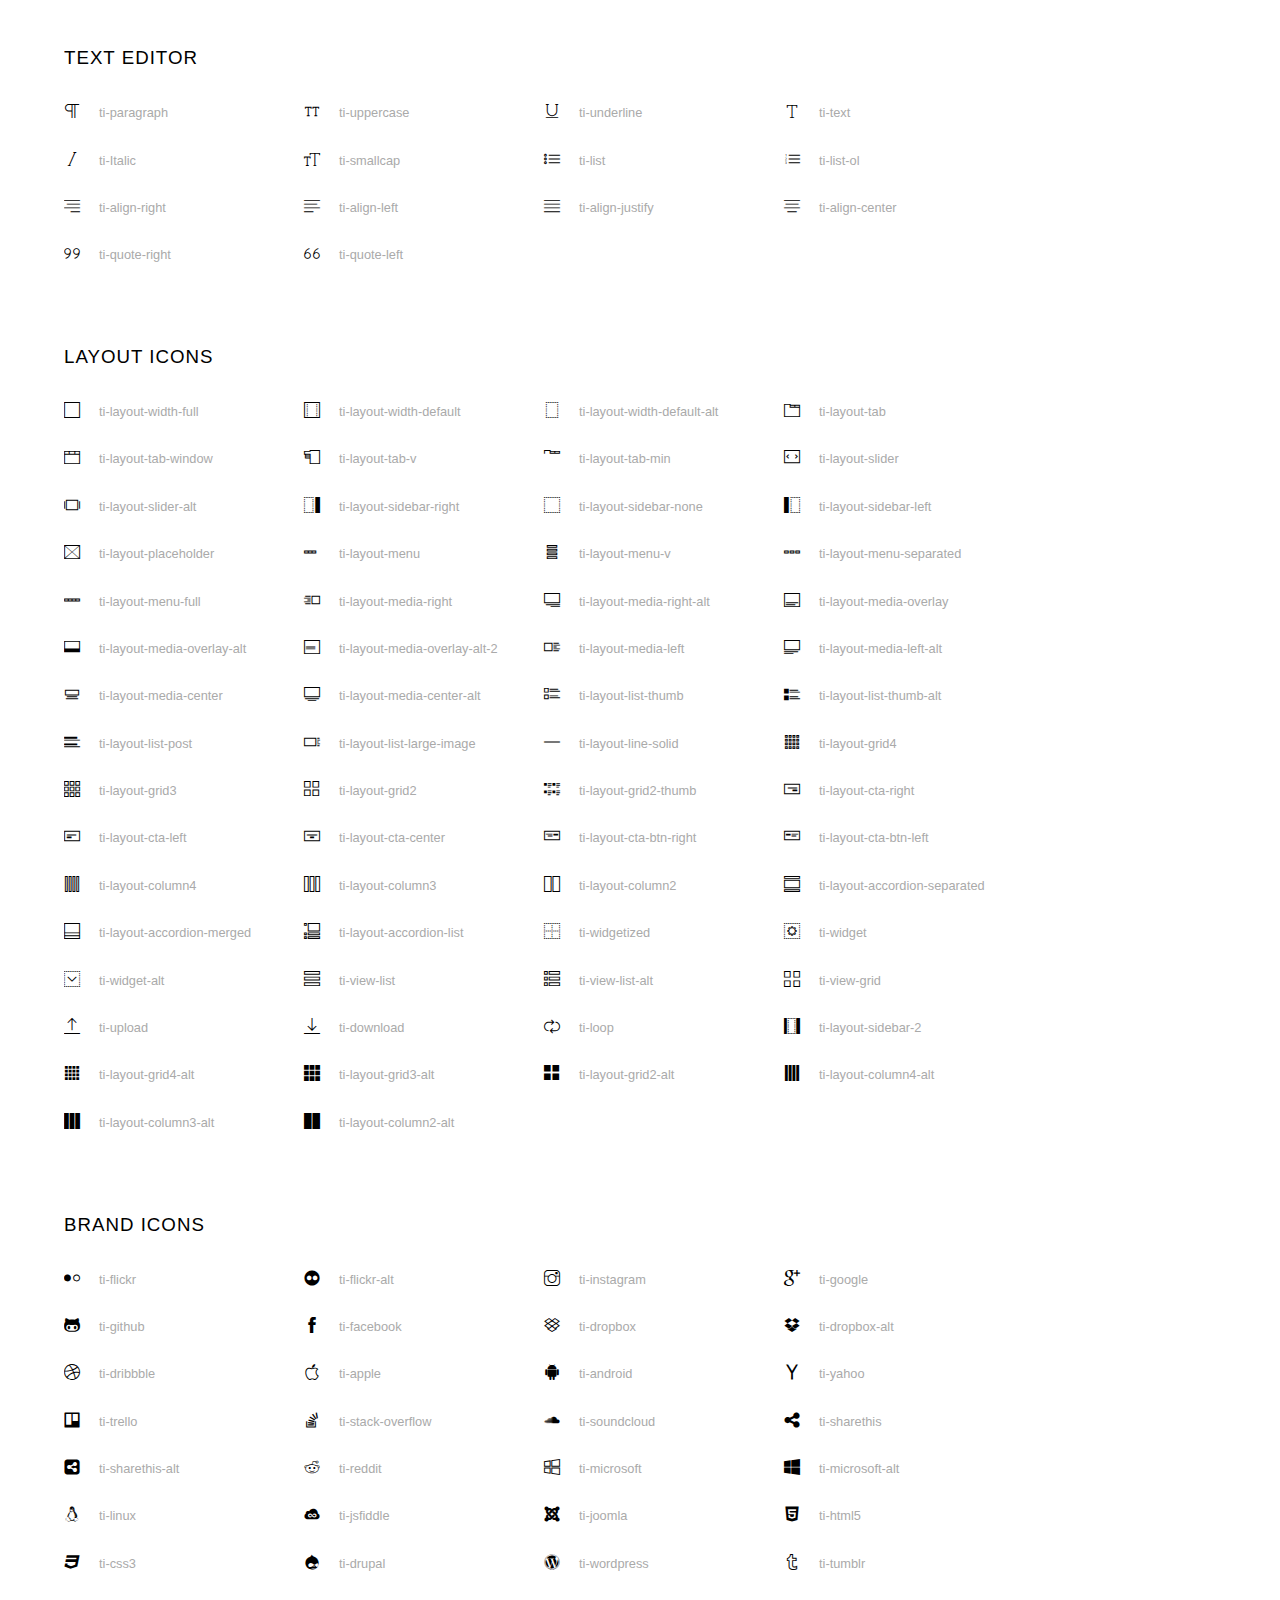
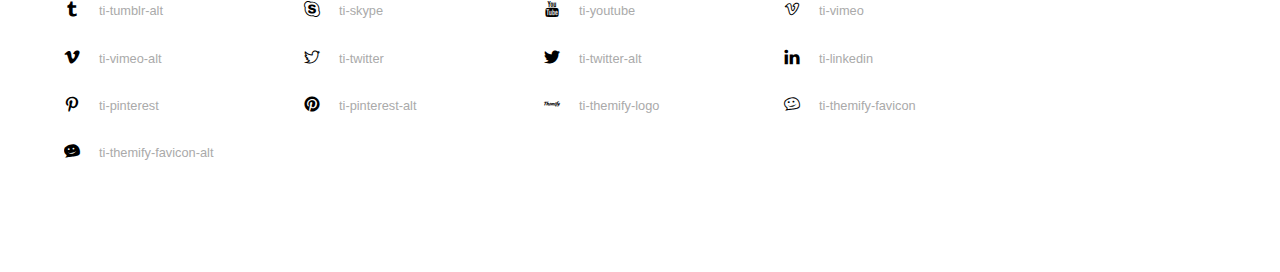
<file: LoveTravel/assets/themify-icons/index.html>
<!doctype html>
<html>
<head>
	<meta charset="utf-8">
	<title>Themify Icon Font</title>
	<meta name="viewport" content="width=device-width">
	<link rel="stylesheet" href="demo-files/demo.css">
	<link rel="stylesheet" href="themify-icons.css">
	<!--[if lt IE 8]><!-->
	<link rel="stylesheet" href="ie7/ie7.css">
	<!--<![endif]-->
</head>
<body>
	<h1>Themify Icons</h1>

	<div class="icon-section">

		<div class="icon-section">
			<h3>Arrows &amp; Direction Icons </h3>

			<div class="icon-container">
				<span class="ti-arrow-up"></span><span class="icon-name"> ti-arrow-up</span>
			</div>
			<div class="icon-container">
				<span class="ti-arrow-right"></span><span class="icon-name"> ti-arrow-right</span>
			</div>
			<div class="icon-container">
				<span class="ti-arrow-left"></span><span class="icon-name"> ti-arrow-left</span>
			</div>
			<div class="icon-container">
				<span class="ti-arrow-down"></span><span class="icon-name"> ti-arrow-down</span>
			</div>
			<div class="icon-container">
				<span class="ti-arrows-vertical"></span><span class="icon-name"> ti-arrows-vertical</span>
			</div>
			<div class="icon-container">
				<span class="ti-arrows-horizontal"></span><span class="icon-name"> ti-arrows-horizontal</span>
			</div>
			<div class="icon-container">
				<span class="ti-angle-up"></span><span class="icon-name"> ti-angle-up</span>
			</div>
			<div class="icon-container">
				<span class="ti-angle-right"></span><span class="icon-name"> ti-angle-right</span>
			</div>
			<div class="icon-container">
				<span class="ti-angle-left"></span><span class="icon-name"> ti-angle-left</span>
			</div>
			<div class="icon-container">
				<span class="ti-angle-down"></span><span class="icon-name"> ti-angle-down</span>
			</div>	
			<div class="icon-container">
				<span class="ti-angle-double-up"></span><span class="icon-name"> ti-angle-double-up</span>
			</div>
			<div class="icon-container">
				<span class="ti-angle-double-right"></span><span class="icon-name"> ti-angle-double-right</span>
			</div>
			<div class="icon-container">
				<span class="ti-angle-double-left"></span><span class="icon-name"> ti-angle-double-left</span>
			</div>
			<div class="icon-container">
				<span class="ti-angle-double-down"></span><span class="icon-name"> ti-angle-double-down</span>
			</div>					
			<div class="icon-container">
				<span class="ti-move"></span><span class="icon-name"> ti-move</span>
			</div>
			<div class="icon-container">
				<span class="ti-fullscreen"></span><span class="icon-name"> ti-fullscreen</span>
			</div>
			<div class="icon-container">
				<span class="ti-arrow-top-right"></span><span class="icon-name"> ti-arrow-top-right</span>
			</div>
			<div class="icon-container">
				<span class="ti-arrow-top-left"></span><span class="icon-name"> ti-arrow-top-left</span>
			</div>
			<div class="icon-container">
				<span class="ti-arrow-circle-up"></span><span class="icon-name"> ti-arrow-circle-up</span>
			</div>
			<div class="icon-container">
				<span class="ti-arrow-circle-right"></span><span class="icon-name"> ti-arrow-circle-right</span>
			</div>
			<div class="icon-container">
				<span class="ti-arrow-circle-left"></span><span class="icon-name"> ti-arrow-circle-left</span>
			</div>
			<div class="icon-container">
				<span class="ti-arrow-circle-down"></span><span class="icon-name"> ti-arrow-circle-down</span>
			</div>
			<div class="icon-container">
				<span class="ti-arrows-corner"></span><span class="icon-name"> ti-arrows-corner</span>
			</div>
			<div class="icon-container">
				<span class="ti-split-v"></span><span class="icon-name"> ti-split-v</span>
			</div>

			<div class="icon-container">
				<span class="ti-split-v-alt"></span><span class="icon-name"> ti-split-v-alt</span>
			</div>
			<div class="icon-container">
				<span class="ti-split-h"></span><span class="icon-name"> ti-split-h</span>
			</div>
			<div class="icon-container">
				<span class="ti-hand-point-up"></span><span class="icon-name"> ti-hand-point-up</span>
			</div>
			<div class="icon-container">
				<span class="ti-hand-point-right"></span><span class="icon-name"> ti-hand-point-right</span>
			</div>
			<div class="icon-container">
				<span class="ti-hand-point-left"></span><span class="icon-name"> ti-hand-point-left</span>
			</div>
			<div class="icon-container">
				<span class="ti-hand-point-down"></span><span class="icon-name"> ti-hand-point-down</span>
			</div>
			<div class="icon-container">
				<span class="ti-back-right"></span><span class="icon-name"> ti-back-right</span>
			</div>
			<div class="icon-container">
				<span class="ti-back-left"></span><span class="icon-name"> ti-back-left</span>
			</div>
			<div class="icon-container">
				<span class="ti-exchange-vertical"></span><span class="icon-name"> ti-exchange-vertical</span>
			</div>

		</div> <!-- Arrows Icons -->



		<h3>Web App Icons</h3>
		
		<div class="icon-section">

			<div class="icon-container">
				<span class="ti-wand"></span><span class="icon-name"> ti-wand</span>
			</div>
			<div class="icon-container">
				<span class="ti-save"></span><span class="icon-name"> ti-save</span>
			</div>
			<div class="icon-container">
				<span class="ti-save-alt"></span><span class="icon-name"> ti-save-alt</span>
			</div>

			<div class="icon-container">
				<span class="ti-direction"></span><span class="icon-name"> ti-direction</span>
			</div>
			<div class="icon-container">
				<span class="ti-direction-alt"></span><span class="icon-name"> ti-direction-alt</span>
			</div>
			<div class="icon-container">
				<span class="ti-user"></span><span class="icon-name"> ti-user</span>
			</div>
			<div class="icon-container">
				<span class="ti-link"></span><span class="icon-name"> ti-link</span>
			</div>
			<div class="icon-container">
				<span class="ti-unlink"></span><span class="icon-name"> ti-unlink</span>
			</div>
			<div class="icon-container">
				<span class="ti-trash"></span><span class="icon-name"> ti-trash</span>
			</div>
			<div class="icon-container">
				<span class="ti-target"></span><span class="icon-name"> ti-target</span>
			</div>
			<div class="icon-container">
				<span class="ti-tag"></span><span class="icon-name"> ti-tag</span>
			</div>
			<div class="icon-container">
				<span class="ti-desktop"></span><span class="icon-name"> ti-desktop</span>
			</div>
			<div class="icon-container">
				<span class="ti-tablet"></span><span class="icon-name"> ti-tablet</span>
			</div>
			<div class="icon-container">
				<span class="ti-mobile"></span><span class="icon-name"> ti-mobile</span>
			</div>
			<div class="icon-container">
				<span class="ti-email"></span><span class="icon-name"> ti-email</span>
			</div>	
			<div class="icon-container">
				<span class="ti-star"></span><span class="icon-name"> ti-star</span>
			</div>
			<div class="icon-container">
				<span class="ti-spray"></span><span class="icon-name"> ti-spray</span>
			</div>
			<div class="icon-container">
				<span class="ti-signal"></span><span class="icon-name"> ti-signal</span>
			</div>
			<div class="icon-container">
				<span class="ti-shopping-cart"></span><span class="icon-name"> ti-shopping-cart</span>
			</div>
			<div class="icon-container">
				<span class="ti-shopping-cart-full"></span><span class="icon-name"> ti-shopping-cart-full</span>
			</div>
			<div class="icon-container">
				<span class="ti-settings"></span><span class="icon-name"> ti-settings</span>
			</div>
			<div class="icon-container">
				<span class="ti-search"></span><span class="icon-name"> ti-search</span>
			</div>
			<div class="icon-container">
				<span class="ti-zoom-in"></span><span class="icon-name"> ti-zoom-in</span>
			</div>
			<div class="icon-container">
				<span class="ti-zoom-out"></span><span class="icon-name"> ti-zoom-out</span>
			</div>
			<div class="icon-container">
				<span class="ti-cut"></span><span class="icon-name"> ti-cut</span>
			</div>
			<div class="icon-container">
				<span class="ti-ruler"></span><span class="icon-name"> ti-ruler</span>
			</div>
			<div class="icon-container">
				<span class="ti-ruler-alt-2"></span><span class="icon-name"> ti-ruler-alt-2</span>
			</div>			
			<div class="icon-container">
				<span class="ti-ruler-pencil"></span><span class="icon-name"> ti-ruler-pencil</span>
			</div>
			<div class="icon-container">
				<span class="ti-ruler-alt"></span><span class="icon-name"> ti-ruler-alt</span>
			</div>
			<div class="icon-container">
				<span class="ti-bookmark"></span><span class="icon-name"> ti-bookmark</span>
			</div>
			<div class="icon-container">
				<span class="ti-bookmark-alt"></span><span class="icon-name"> ti-bookmark-alt</span>
			</div>
			<div class="icon-container">
				<span class="ti-reload"></span><span class="icon-name"> ti-reload</span>
			</div>
			<div class="icon-container">
				<span class="ti-plus"></span><span class="icon-name"> ti-plus</span>
			</div>
			<div class="icon-container">
				<span class="ti-minus"></span><span class="icon-name"> ti-minus</span>
			</div>
			<div class="icon-container">
				<span class="ti-close"></span><span class="icon-name"> ti-close</span>
			</div>			
			<div class="icon-container">
				<span class="ti-pin"></span><span class="icon-name"> ti-pin</span>
			</div>
			<div class="icon-container">
				<span class="ti-pencil"></span><span class="icon-name"> ti-pencil</span>
			</div>
					
		  	<div class="icon-container">
				<span class="ti-pencil-alt"></span><span class="icon-name"> ti-pencil-alt</span>
			</div>
			<div class="icon-container">
				<span class="ti-paint-roller"></span><span class="icon-name"> ti-paint-roller</span>
			</div>
			<div class="icon-container">
				<span class="ti-paint-bucket"></span><span class="icon-name"> ti-paint-bucket</span>
			</div>
			<div class="icon-container">
				<span class="ti-na"></span><span class="icon-name"> ti-na</span>
			</div>
			<div class="icon-container">
				<span class="ti-medall"></span><span class="icon-name"> ti-medall</span>
			</div>
			<div class="icon-container">
				<span class="ti-medall-alt"></span><span class="icon-name"> ti-medall-alt</span>
			</div>
			<div class="icon-container">
				<span class="ti-marker"></span><span class="icon-name"> ti-marker</span>
			</div>
			<div class="icon-container">
				<span class="ti-marker-alt"></span><span class="icon-name"> ti-marker-alt</span>
			</div>

			<div class="icon-container">
				<span class="ti-lock"></span><span class="icon-name"> ti-lock</span>
			</div>
			<div class="icon-container">
				<span class="ti-unlock"></span><span class="icon-name"> ti-unlock</span>
			</div>
			<div class="icon-container">
				<span class="ti-location-arrow"></span><span class="icon-name"> ti-location-arrow</span>
			</div>
			<div class="icon-container">
				<span class="ti-layout"></span><span class="icon-name"> ti-layout</span>
			</div>
			<div class="icon-container">
				<span class="ti-layers"></span><span class="icon-name"> ti-layers</span>
			</div>
			<div class="icon-container">
				<span class="ti-layers-alt"></span><span class="icon-name"> ti-layers-alt</span>
			</div>
			<div class="icon-container">
				<span class="ti-key"></span><span class="icon-name"> ti-key</span>
			</div>
			<div class="icon-container">
				<span class="ti-image"></span><span class="icon-name"> ti-image</span>
			</div>
			<div class="icon-container">
				<span class="ti-heart"></span><span class="icon-name"> ti-heart</span>
			</div>
			<div class="icon-container">
				<span class="ti-heart-broken"></span><span class="icon-name"> ti-heart-broken</span>
			</div>
			<div class="icon-container">
				<span class="ti-hand-stop"></span><span class="icon-name"> ti-hand-stop</span>
			</div>
			<div class="icon-container">
				<span class="ti-hand-open"></span><span class="icon-name"> ti-hand-open</span>
			</div>
			<div class="icon-container">
				<span class="ti-hand-drag"></span><span class="icon-name"> ti-hand-drag</span>
			</div>
			<div class="icon-container">
				<span class="ti-flag"></span><span class="icon-name"> ti-flag</span>
			</div>
			<div class="icon-container">
				<span class="ti-flag-alt"></span><span class="icon-name"> ti-flag-alt</span>
			</div>
			<div class="icon-container">
				<span class="ti-flag-alt-2"></span><span class="icon-name"> ti-flag-alt-2</span>
			</div>
			<div class="icon-container">
				<span class="ti-eye"></span><span class="icon-name"> ti-eye</span>
			</div>
			<div class="icon-container">
				<span class="ti-import"></span><span class="icon-name"> ti-import</span>
			</div>			
			<div class="icon-container">
				<span class="ti-export"></span><span class="icon-name"> ti-export</span>
			</div>
			<div class="icon-container">
				<span class="ti-cup"></span><span class="icon-name"> ti-cup</span>
			</div>
			<div class="icon-container">
				<span class="ti-crown"></span><span class="icon-name"> ti-crown</span>
			</div>
			<div class="icon-container">
				<span class="ti-comments"></span><span class="icon-name"> ti-comments</span>
			</div>
			<div class="icon-container">
				<span class="ti-comment"></span><span class="icon-name"> ti-comment</span>
			</div>
			<div class="icon-container">
				<span class="ti-comment-alt"></span><span class="icon-name"> ti-comment-alt</span>
			</div>
			<div class="icon-container">
				<span class="ti-thought"></span><span class="icon-name"> ti-thought</span>
			</div>			
			<div class="icon-container">
				<span class="ti-clip"></span><span class="icon-name"> ti-clip</span>
			</div>

			<div class="icon-container">
				<span class="ti-check"></span><span class="icon-name"> ti-check</span>
			</div>
			<div class="icon-container">
				<span class="ti-check-box"></span><span class="icon-name"> ti-check-box</span>
			</div>
			<div class="icon-container">
				<span class="ti-camera"></span><span class="icon-name"> ti-camera</span>
			</div>
			<div class="icon-container">
				<span class="ti-announcement"></span><span class="icon-name"> ti-announcement</span>
			</div>
			<div class="icon-container">
				<span class="ti-brush"></span><span class="icon-name"> ti-brush</span>
			</div>
			<div class="icon-container">
				<span class="ti-brush-alt"></span><span class="icon-name"> ti-brush-alt</span>
			</div>
			<div class="icon-container">
				<span class="ti-palette"></span><span class="icon-name"> ti-palette</span>
			</div>			
			<div class="icon-container">
				<span class="ti-briefcase"></span><span class="icon-name"> ti-briefcase</span>
			</div>
			<div class="icon-container">
				<span class="ti-bolt"></span><span class="icon-name"> ti-bolt</span>
			</div>
			<div class="icon-container">
				<span class="ti-bolt-alt"></span><span class="icon-name"> ti-bolt-alt</span>
			</div>
			<div class="icon-container">
				<span class="ti-blackboard"></span><span class="icon-name"> ti-blackboard</span>
			</div>
			<div class="icon-container">
				<span class="ti-bag"></span><span class="icon-name"> ti-bag</span>
			</div>
			<div class="icon-container">
				<span class="ti-world"></span><span class="icon-name"> ti-world</span>
			</div>
			<div class="icon-container">
				<span class="ti-wheelchair"></span><span class="icon-name"> ti-wheelchair</span>
			</div>
			<div class="icon-container">
				<span class="ti-car"></span><span class="icon-name"> ti-car</span>
			</div>
			<div class="icon-container">
				<span class="ti-truck"></span><span class="icon-name"> ti-truck</span>
			</div>
			<div class="icon-container">
				<span class="ti-timer"></span><span class="icon-name"> ti-timer</span>
			</div>
			<div class="icon-container">
				<span class="ti-ticket"></span><span class="icon-name"> ti-ticket</span>
			</div>
			<div class="icon-container">
				<span class="ti-thumb-up"></span><span class="icon-name"> ti-thumb-up</span>
			</div>
			<div class="icon-container">
				<span class="ti-thumb-down"></span><span class="icon-name"> ti-thumb-down</span>
			</div>

			<div class="icon-container">
				<span class="ti-stats-up"></span><span class="icon-name"> ti-stats-up</span>
			</div>
			<div class="icon-container">
				<span class="ti-stats-down"></span><span class="icon-name"> ti-stats-down</span>
			</div>
			<div class="icon-container">
				<span class="ti-shine"></span><span class="icon-name"> ti-shine</span>
			</div>
			<div class="icon-container">
				<span class="ti-shift-right"></span><span class="icon-name"> ti-shift-right</span>
			</div>
			<div class="icon-container">
				<span class="ti-shift-left"></span><span class="icon-name"> ti-shift-left</span>
			</div>

			<div class="icon-container">
				<span class="ti-shift-right-alt"></span><span class="icon-name"> ti-shift-right-alt</span>
			</div>
			<div class="icon-container">
				<span class="ti-shift-left-alt"></span><span class="icon-name"> ti-shift-left-alt</span>
			</div>
			<div class="icon-container">
				<span class="ti-shield"></span><span class="icon-name"> ti-shield</span>
			</div>
			<div class="icon-container">
				<span class="ti-notepad"></span><span class="icon-name"> ti-notepad</span>
			</div>
			<div class="icon-container">
				<span class="ti-server"></span><span class="icon-name"> ti-server</span>
			</div>

			<div class="icon-container">
				<span class="ti-pulse"></span><span class="icon-name"> ti-pulse</span>
			</div>
			<div class="icon-container">
				<span class="ti-printer"></span><span class="icon-name"> ti-printer</span>
			</div>
			<div class="icon-container">
				<span class="ti-power-off"></span><span class="icon-name"> ti-power-off</span>
			</div>
			<div class="icon-container">
				<span class="ti-plug"></span><span class="icon-name"> ti-plug</span>
			</div>
			<div class="icon-container">
				<span class="ti-pie-chart"></span><span class="icon-name"> ti-pie-chart</span>
			</div>

			<div class="icon-container">
				<span class="ti-panel"></span><span class="icon-name"> ti-panel</span>
			</div>
			<div class="icon-container">
				<span class="ti-package"></span><span class="icon-name"> ti-package</span>
			</div>
			<div class="icon-container">
				<span class="ti-music"></span><span class="icon-name"> ti-music</span>
			</div>
			<div class="icon-container">
				<span class="ti-music-alt"></span><span class="icon-name"> ti-music-alt</span>
			</div>
			<div class="icon-container">
				<span class="ti-mouse"></span><span class="icon-name"> ti-mouse</span>
			</div>
			<div class="icon-container">
				<span class="ti-mouse-alt"></span><span class="icon-name"> ti-mouse-alt</span>
			</div>
			<div class="icon-container">
				<span class="ti-money"></span><span class="icon-name"> ti-money</span>
			</div>
			<div class="icon-container">
				<span class="ti-microphone"></span><span class="icon-name"> ti-microphone</span>
			</div>
			<div class="icon-container">
				<span class="ti-menu"></span><span class="icon-name"> ti-menu</span>
			</div>
			<div class="icon-container">
				<span class="ti-menu-alt"></span><span class="icon-name"> ti-menu-alt</span>
			</div>
			<div class="icon-container">
				<span class="ti-map"></span><span class="icon-name"> ti-map</span>
			</div>
			<div class="icon-container">
				<span class="ti-map-alt"></span><span class="icon-name"> ti-map-alt</span>
			</div>

			<div class="icon-container">
				<span class="ti-location-pin"></span><span class="icon-name"> ti-location-pin</span>
			</div>

			<div class="icon-container">
				<span class="ti-light-bulb"></span><span class="icon-name"> ti-light-bulb</span>
			</div>
			<div class="icon-container">
				<span class="ti-info"></span><span class="icon-name"> ti-info</span>
			</div>
			<div class="icon-container">
				<span class="ti-infinite"></span><span class="icon-name"> ti-infinite</span>
			</div>
			<div class="icon-container">
				<span class="ti-id-badge"></span><span class="icon-name"> ti-id-badge</span>
			</div>
			<div class="icon-container">
				<span class="ti-hummer"></span><span class="icon-name"> ti-hummer</span>
			</div>
			<div class="icon-container">
				<span class="ti-home"></span><span class="icon-name"> ti-home</span>
			</div>
			<div class="icon-container">
				<span class="ti-help"></span><span class="icon-name"> ti-help</span>
			</div>
			<div class="icon-container">
				<span class="ti-headphone"></span><span class="icon-name"> ti-headphone</span>
			</div>
			<div class="icon-container">
				<span class="ti-harddrives"></span><span class="icon-name"> ti-harddrives</span>
			</div>
			<div class="icon-container">
				<span class="ti-harddrive"></span><span class="icon-name"> ti-harddrive</span>
			</div>
			<div class="icon-container">
				<span class="ti-gift"></span><span class="icon-name"> ti-gift</span>
			</div>
			<div class="icon-container">
				<span class="ti-game"></span><span class="icon-name"> ti-game</span>
			</div>
			<div class="icon-container">
				<span class="ti-filter"></span><span class="icon-name"> ti-filter</span>
			</div>
			<div class="icon-container">
				<span class="ti-files"></span><span class="icon-name"> ti-files</span>
			</div>
			<div class="icon-container">
				<span class="ti-file"></span><span class="icon-name"> ti-file</span>
			</div>
			<div class="icon-container">
				<span class="ti-zip"></span><span class="icon-name"> ti-zip</span>
			</div>
			<div class="icon-container">
				<span class="ti-folder"></span><span class="icon-name"> ti-folder</span>
			</div>			
			<div class="icon-container">
				<span class="ti-envelope"></span><span class="icon-name"> ti-envelope</span>
			</div>


			<div class="icon-container">
				<span class="ti-dashboard"></span><span class="icon-name"> ti-dashboard</span>
			</div>
			<div class="icon-container">
				<span class="ti-cloud"></span><span class="icon-name"> ti-cloud</span>
			</div>
			<div class="icon-container">
				<span class="ti-cloud-up"></span><span class="icon-name"> ti-cloud-up</span>
			</div>
			<div class="icon-container">
				<span class="ti-cloud-down"></span><span class="icon-name"> ti-cloud-down</span>
			</div>
			<div class="icon-container">
				<span class="ti-clipboard"></span><span class="icon-name"> ti-clipboard</span>
			</div>
			<div class="icon-container">
				<span class="ti-calendar"></span><span class="icon-name"> ti-calendar</span>
			</div>
			<div class="icon-container">
				<span class="ti-book"></span><span class="icon-name"> ti-book</span>
			</div>
			<div class="icon-container">
				<span class="ti-bell"></span><span class="icon-name"> ti-bell</span>
			</div>
			<div class="icon-container">
				<span class="ti-basketball"></span><span class="icon-name"> ti-basketball</span>
			</div>
			<div class="icon-container">
				<span class="ti-bar-chart"></span><span class="icon-name"> ti-bar-chart</span>
			</div>
			<div class="icon-container">
				<span class="ti-bar-chart-alt"></span><span class="icon-name"> ti-bar-chart-alt</span>
			</div>


			<div class="icon-container">
				<span class="ti-archive"></span><span class="icon-name"> ti-archive</span>
			</div>
			<div class="icon-container">
				<span class="ti-anchor"></span><span class="icon-name"> ti-anchor</span>
			</div>

			<div class="icon-container">
				<span class="ti-alert"></span><span class="icon-name"> ti-alert</span>
			</div>
			<div class="icon-container">
				<span class="ti-alarm-clock"></span><span class="icon-name"> ti-alarm-clock</span>
			</div>
			<div class="icon-container">
				<span class="ti-agenda"></span><span class="icon-name"> ti-agenda</span>
			</div>
			<div class="icon-container">
				<span class="ti-write"></span><span class="icon-name"> ti-write</span>
			</div>

			<div class="icon-container">
				<span class="ti-wallet"></span><span class="icon-name"> ti-wallet</span>
			</div>
			<div class="icon-container">
				<span class="ti-video-clapper"></span><span class="icon-name"> ti-video-clapper</span>
			</div>
			<div class="icon-container">
				<span class="ti-video-camera"></span><span class="icon-name"> ti-video-camera</span>
			</div>
			<div class="icon-container">
				<span class="ti-vector"></span><span class="icon-name"> ti-vector</span>
			</div>

			<div class="icon-container">
				<span class="ti-support"></span><span class="icon-name"> ti-support</span>
			</div>
			<div class="icon-container">
				<span class="ti-stamp"></span><span class="icon-name"> ti-stamp</span>
			</div>
			<div class="icon-container">
				<span class="ti-slice"></span><span class="icon-name"> ti-slice</span>
			</div>
			<div class="icon-container">
				<span class="ti-shortcode"></span><span class="icon-name"> ti-shortcode</span>
			</div>
			<div class="icon-container">
				<span class="ti-receipt"></span><span class="icon-name"> ti-receipt</span>
			</div>
			<div class="icon-container">
				<span class="ti-pin2"></span><span class="icon-name"> ti-pin2</span>
			</div>
			<div class="icon-container">
				<span class="ti-pin-alt"></span><span class="icon-name"> ti-pin-alt</span>
			</div>
			<div class="icon-container">
				<span class="ti-pencil-alt2"></span><span class="icon-name"> ti-pencil-alt2</span>
			</div>
			<div class="icon-container">
				<span class="ti-eraser"></span><span class="icon-name"> ti-eraser</span>
			</div>			
			<div class="icon-container">
				<span class="ti-more"></span><span class="icon-name"> ti-more</span>
			</div>
			<div class="icon-container">
				<span class="ti-more-alt"></span><span class="icon-name"> ti-more-alt</span>
			</div>
			<div class="icon-container">
				<span class="ti-microphone-alt"></span><span class="icon-name"> ti-microphone-alt</span>
			</div>
			<div class="icon-container">
				<span class="ti-magnet"></span><span class="icon-name"> ti-magnet</span>
			</div>
			<div class="icon-container">
				<span class="ti-line-double"></span><span class="icon-name"> ti-line-double</span>
			</div>
			<div class="icon-container">
				<span class="ti-line-dotted"></span><span class="icon-name"> ti-line-dotted</span>
			</div>
			<div class="icon-container">
				<span class="ti-line-dashed"></span><span class="icon-name"> ti-line-dashed</span>
			</div>

			<div class="icon-container">
				<span class="ti-ink-pen"></span><span class="icon-name"> ti-ink-pen</span>
			</div>
			<div class="icon-container">
				<span class="ti-info-alt"></span><span class="icon-name"> ti-info-alt</span>
			</div>
			<div class="icon-container">
				<span class="ti-help-alt"></span><span class="icon-name"> ti-help-alt</span>
			</div>
			<div class="icon-container">
				<span class="ti-headphone-alt"></span><span class="icon-name"> ti-headphone-alt</span>
			</div>

			<div class="icon-container">
				<span class="ti-gallery"></span><span class="icon-name"> ti-gallery</span>
			</div>
			<div class="icon-container">
				<span class="ti-face-smile"></span><span class="icon-name"> ti-face-smile</span>
			</div>
			<div class="icon-container">
				<span class="ti-face-sad"></span><span class="icon-name"> ti-face-sad</span>
			</div>
			<div class="icon-container">
				<span class="ti-credit-card"></span><span class="icon-name"> ti-credit-card</span>
			</div>
			<div class="icon-container">
				<span class="ti-comments-smiley"></span><span class="icon-name"> ti-comments-smiley</span>
			</div>
			<div class="icon-container">
				<span class="ti-time"></span><span class="icon-name"> ti-time</span>
			</div>
			<div class="icon-container">
				<span class="ti-share"></span><span class="icon-name"> ti-share</span>
			</div>
			<div class="icon-container">
				<span class="ti-share-alt"></span><span class="icon-name"> ti-share-alt</span>
			</div>
			<div class="icon-container">
				<span class="ti-rocket"></span><span class="icon-name"> ti-rocket</span>
			</div>

			<div class="icon-container">
				<span class="ti-new-window"></span><span class="icon-name"> ti-new-window</span>
			</div>

			<div class="icon-container">
				<span class="ti-rss"></span><span class="icon-name"> ti-rss</span>
			</div>

			<div class="icon-container">
				<span class="ti-rss-alt"></span><span class="icon-name"> ti-rss-alt</span>
			</div>
			
		</div><!-- Web App Icons -->


		<div class="icon-section">
			<h3>Control Icons</h3>
			<div class="icon-container">
				<span class="ti-control-stop"></span><span class="icon-name"> ti-control-stop</span>
			</div>
			<div class="icon-container">
				<span class="ti-control-shuffle"></span><span class="icon-name"> ti-control-shuffle</span>
			</div>
			<div class="icon-container">
				<span class="ti-control-play"></span><span class="icon-name"> ti-control-play</span>
			</div>
			<div class="icon-container">
				<span class="ti-control-pause"></span><span class="icon-name"> ti-control-pause</span>
			</div>
			<div class="icon-container">
				<span class="ti-control-forward"></span><span class="icon-name"> ti-control-forward</span>
			</div>
			<div class="icon-container">
				<span class="ti-control-backward"></span><span class="icon-name"> ti-control-backward</span>
			</div>	
			<div class="icon-container">
				<span class="ti-volume"></span><span class="icon-name"> ti-volume</span>
			</div>
			<div class="icon-container">
				<span class="ti-control-skip-forward"></span><span class="icon-name"> ti-control-skip-forward</span>
			</div>
			<div class="icon-container">
				<span class="ti-control-skip-backward"></span><span class="icon-name"> ti-control-skip-backward</span>
			</div>
			<div class="icon-container">
				<span class="ti-control-record"></span><span class="icon-name"> ti-control-record</span>
			</div>
			<div class="icon-container">
				<span class="ti-control-eject"></span><span class="icon-name"> ti-control-eject</span>
			</div>			
		</div> <!-- Control Icons -->


		<div class="icon-section">
			<h3>Text Editor</h3>

			<div class="icon-container">
				<span class="ti-paragraph"></span><span class="icon-name"> ti-paragraph</span>
			</div>
			<div class="icon-container">
				<span class="ti-uppercase"></span><span class="icon-name"> ti-uppercase</span>
			</div>

			<div class="icon-container">
				<span class="ti-underline"></span><span class="icon-name"> ti-underline</span>
			</div>
			<div class="icon-container">
				<span class="ti-text"></span><span class="icon-name"> ti-text</span>
			</div>
			<div class="icon-container">
				<span class="ti-Italic"></span><span class="icon-name"> ti-Italic</span>
			</div>
			<div class="icon-container">
				<span class="ti-smallcap"></span><span class="icon-name"> ti-smallcap</span>
			</div>
			<div class="icon-container">
				<span class="ti-list"></span><span class="icon-name"> ti-list</span>
			</div>
			<div class="icon-container">
				<span class="ti-list-ol"></span><span class="icon-name"> ti-list-ol</span>
			</div>
			<div class="icon-container">
				<span class="ti-align-right"></span><span class="icon-name"> ti-align-right</span>
			</div>
			<div class="icon-container">
				<span class="ti-align-left"></span><span class="icon-name"> ti-align-left</span>
			</div>
			<div class="icon-container">
				<span class="ti-align-justify"></span><span class="icon-name"> ti-align-justify</span>
			</div>
			<div class="icon-container">
				<span class="ti-align-center"></span><span class="icon-name"> ti-align-center</span>
			</div>
			<div class="icon-container">
				<span class="ti-quote-right"></span><span class="icon-name"> ti-quote-right</span>
			</div>
			<div class="icon-container">
				<span class="ti-quote-left"></span><span class="icon-name"> ti-quote-left</span>
			</div>

		</div> <!-- Text Editor -->



		<div class="icon-section">
			<h3>Layout Icons</h3>
			<div class="icon-container">
				<span class="ti-layout-width-full"></span><span class="icon-name"> ti-layout-width-full</span>
			</div>
			<div class="icon-container">
				<span class="ti-layout-width-default"></span><span class="icon-name"> ti-layout-width-default</span>
			</div>
			<div class="icon-container">
				<span class="ti-layout-width-default-alt"></span><span class="icon-name"> ti-layout-width-default-alt</span>
			</div>
			<div class="icon-container">
				<span class="ti-layout-tab"></span><span class="icon-name"> ti-layout-tab</span>
			</div>
			<div class="icon-container">
				<span class="ti-layout-tab-window"></span><span class="icon-name"> ti-layout-tab-window</span>
			</div>
			<div class="icon-container">
				<span class="ti-layout-tab-v"></span><span class="icon-name"> ti-layout-tab-v</span>
			</div>
			<div class="icon-container">
				<span class="ti-layout-tab-min"></span><span class="icon-name"> ti-layout-tab-min</span>
			</div>
			<div class="icon-container">
				<span class="ti-layout-slider"></span><span class="icon-name"> ti-layout-slider</span>
			</div>
			<div class="icon-container">
				<span class="ti-layout-slider-alt"></span><span class="icon-name"> ti-layout-slider-alt</span>
			</div>
			<div class="icon-container">
				<span class="ti-layout-sidebar-right"></span><span class="icon-name"> ti-layout-sidebar-right</span>
			</div>
			<div class="icon-container">
				<span class="ti-layout-sidebar-none"></span><span class="icon-name"> ti-layout-sidebar-none</span>
			</div>
			<div class="icon-container">
				<span class="ti-layout-sidebar-left"></span><span class="icon-name"> ti-layout-sidebar-left</span>
			</div>
			<div class="icon-container">
				<span class="ti-layout-placeholder"></span><span class="icon-name"> ti-layout-placeholder</span>
			</div>
			<div class="icon-container">
				<span class="ti-layout-menu"></span><span class="icon-name"> ti-layout-menu</span>
			</div>
			<div class="icon-container">
				<span class="ti-layout-menu-v"></span><span class="icon-name"> ti-layout-menu-v</span>
			</div>
			<div class="icon-container">
				<span class="ti-layout-menu-separated"></span><span class="icon-name"> ti-layout-menu-separated</span>
			</div>
			<div class="icon-container">
				<span class="ti-layout-menu-full"></span><span class="icon-name"> ti-layout-menu-full</span>
			</div>
			<div class="icon-container">
				<span class="ti-layout-media-right"></span><span class="icon-name"> ti-layout-media-right</span>
			</div>
			<div class="icon-container">
				<span class="ti-layout-media-right-alt"></span><span class="icon-name"> ti-layout-media-right-alt</span>
			</div>
			<div class="icon-container">
				<span class="ti-layout-media-overlay"></span><span class="icon-name"> ti-layout-media-overlay</span>
			</div>
			<div class="icon-container">
				<span class="ti-layout-media-overlay-alt"></span><span class="icon-name"> ti-layout-media-overlay-alt</span>
			</div>
			<div class="icon-container">
				<span class="ti-layout-media-overlay-alt-2"></span><span class="icon-name"> ti-layout-media-overlay-alt-2</span>
			</div>
			<div class="icon-container">
				<span class="ti-layout-media-left"></span><span class="icon-name"> ti-layout-media-left</span>
			</div>
			<div class="icon-container">
				<span class="ti-layout-media-left-alt"></span><span class="icon-name"> ti-layout-media-left-alt</span>
			</div>
			<div class="icon-container">
				<span class="ti-layout-media-center"></span><span class="icon-name"> ti-layout-media-center</span>
			</div>
			<div class="icon-container">
				<span class="ti-layout-media-center-alt"></span><span class="icon-name"> ti-layout-media-center-alt</span>
			</div>
			<div class="icon-container">
				<span class="ti-layout-list-thumb"></span><span class="icon-name"> ti-layout-list-thumb</span>
			</div>
			<div class="icon-container">
				<span class="ti-layout-list-thumb-alt"></span><span class="icon-name"> ti-layout-list-thumb-alt</span>
			</div>
			<div class="icon-container">
				<span class="ti-layout-list-post"></span><span class="icon-name"> ti-layout-list-post</span>
			</div>
			<div class="icon-container">
				<span class="ti-layout-list-large-image"></span><span class="icon-name"> ti-layout-list-large-image</span>
			</div>
			<div class="icon-container">
				<span class="ti-layout-line-solid"></span><span class="icon-name"> ti-layout-line-solid</span>
			</div>
			<div class="icon-container">
				<span class="ti-layout-grid4"></span><span class="icon-name"> ti-layout-grid4</span>
			</div>
			<div class="icon-container">
				<span class="ti-layout-grid3"></span><span class="icon-name"> ti-layout-grid3</span>
			</div>
			<div class="icon-container">
				<span class="ti-layout-grid2"></span><span class="icon-name"> ti-layout-grid2</span>
			</div>
			<div class="icon-container">
				<span class="ti-layout-grid2-thumb"></span><span class="icon-name"> ti-layout-grid2-thumb</span>
			</div>
			<div class="icon-container">
				<span class="ti-layout-cta-right"></span><span class="icon-name"> ti-layout-cta-right</span>
			</div>
			<div class="icon-container">
				<span class="ti-layout-cta-left"></span><span class="icon-name"> ti-layout-cta-left</span>
			</div>
			<div class="icon-container">
				<span class="ti-layout-cta-center"></span><span class="icon-name"> ti-layout-cta-center</span>
			</div>
			<div class="icon-container">
				<span class="ti-layout-cta-btn-right"></span><span class="icon-name"> ti-layout-cta-btn-right</span>
			</div>
			<div class="icon-container">
				<span class="ti-layout-cta-btn-left"></span><span class="icon-name"> ti-layout-cta-btn-left</span>
			</div>
			<div class="icon-container">
				<span class="ti-layout-column4"></span><span class="icon-name"> ti-layout-column4</span>
			</div>
			<div class="icon-container">
				<span class="ti-layout-column3"></span><span class="icon-name"> ti-layout-column3</span>
			</div>
			<div class="icon-container">
				<span class="ti-layout-column2"></span><span class="icon-name"> ti-layout-column2</span>
			</div>
			<div class="icon-container">
				<span class="ti-layout-accordion-separated"></span><span class="icon-name"> ti-layout-accordion-separated</span>
			</div>
			<div class="icon-container">
				<span class="ti-layout-accordion-merged"></span><span class="icon-name"> ti-layout-accordion-merged</span>
			</div>
			<div class="icon-container">
				<span class="ti-layout-accordion-list"></span><span class="icon-name"> ti-layout-accordion-list</span>
			</div>
			<div class="icon-container">
				<span class="ti-widgetized"></span><span class="icon-name"> ti-widgetized</span>
			</div>
			<div class="icon-container">
				<span class="ti-widget"></span><span class="icon-name"> ti-widget</span>
			</div>
			<div class="icon-container">
				<span class="ti-widget-alt"></span><span class="icon-name"> ti-widget-alt</span>
			</div>
			<div class="icon-container">
				<span class="ti-view-list"></span><span class="icon-name"> ti-view-list</span>
			</div>
			<div class="icon-container">
				<span class="ti-view-list-alt"></span><span class="icon-name"> ti-view-list-alt</span>
			</div>
			<div class="icon-container">
				<span class="ti-view-grid"></span><span class="icon-name"> ti-view-grid</span>
			</div>
			<div class="icon-container">
				<span class="ti-upload"></span><span class="icon-name"> ti-upload</span>
			</div>
			<div class="icon-container">
				<span class="ti-download"></span><span class="icon-name"> ti-download</span>
			</div>	
			<div class="icon-container">
				<span class="ti-loop"></span><span class="icon-name"> ti-loop</span>
			</div>
			<div class="icon-container">
				<span class="ti-layout-sidebar-2"></span><span class="icon-name"> ti-layout-sidebar-2</span>
			</div>
			<div class="icon-container">
				<span class="ti-layout-grid4-alt"></span><span class="icon-name"> ti-layout-grid4-alt</span>
			</div>
			<div class="icon-container">
				<span class="ti-layout-grid3-alt"></span><span class="icon-name"> ti-layout-grid3-alt</span>
			</div>
			<div class="icon-container">
				<span class="ti-layout-grid2-alt"></span><span class="icon-name"> ti-layout-grid2-alt</span>
			</div>
			<div class="icon-container">
				<span class="ti-layout-column4-alt"></span><span class="icon-name"> ti-layout-column4-alt</span>
			</div>
			<div class="icon-container">
				<span class="ti-layout-column3-alt"></span><span class="icon-name"> ti-layout-column3-alt</span>
			</div>
			<div class="icon-container">
				<span class="ti-layout-column2-alt"></span><span class="icon-name"> ti-layout-column2-alt</span>
			</div>		


		</div> <!-- Layout Icons -->


		<div class="icon-section">
			<h3>Brand Icons</h3>

			<div class="icon-container">
				<span class="ti-flickr"></span><span class="icon-name"> ti-flickr</span>
			</div>
			<div class="icon-container">
				<span class="ti-flickr-alt"></span><span class="icon-name"> ti-flickr-alt</span>
			</div>			
			<div class="icon-container">
				<span class="ti-instagram"></span><span class="icon-name"> ti-instagram</span>
			</div>
			<div class="icon-container">
				<span class="ti-google"></span><span class="icon-name"> ti-google</span>
			</div>
			<div class="icon-container">
				<span class="ti-github"></span><span class="icon-name"> ti-github</span>
			</div>

			<div class="icon-container">
				<span class="ti-facebook"></span><span class="icon-name"> ti-facebook</span>
			</div>
			<div class="icon-container">
				<span class="ti-dropbox"></span><span class="icon-name"> ti-dropbox</span>
			</div>
			<div class="icon-container">
				<span class="ti-dropbox-alt"></span><span class="icon-name"> ti-dropbox-alt</span>
			</div>
			<div class="icon-container">
				<span class="ti-dribbble"></span><span class="icon-name"> ti-dribbble</span>
			</div>
			<div class="icon-container">
				<span class="ti-apple"></span><span class="icon-name"> ti-apple</span>
			</div>
			<div class="icon-container">
				<span class="ti-android"></span><span class="icon-name"> ti-android</span>
			</div>
			<div class="icon-container">
				<span class="ti-yahoo"></span><span class="icon-name"> ti-yahoo</span>
			</div>
			<div class="icon-container">
				<span class="ti-trello"></span><span class="icon-name"> ti-trello</span>
			</div>
			<div class="icon-container">
				<span class="ti-stack-overflow"></span><span class="icon-name"> ti-stack-overflow</span>
			</div>
			<div class="icon-container">
				<span class="ti-soundcloud"></span><span class="icon-name"> ti-soundcloud</span>
			</div>
			<div class="icon-container">
				<span class="ti-sharethis"></span><span class="icon-name"> ti-sharethis</span>
			</div>
			<div class="icon-container">
				<span class="ti-sharethis-alt"></span><span class="icon-name"> ti-sharethis-alt</span>
			</div>
			<div class="icon-container">
				<span class="ti-reddit"></span><span class="icon-name"> ti-reddit</span>
			</div>

			<div class="icon-container">
				<span class="ti-microsoft"></span><span class="icon-name"> ti-microsoft</span>
			</div>
			<div class="icon-container">
				<span class="ti-microsoft-alt"></span><span class="icon-name"> ti-microsoft-alt</span>
			</div>
			<div class="icon-container">
				<span class="ti-linux"></span><span class="icon-name"> ti-linux</span>
			</div>
			<div class="icon-container">
				<span class="ti-jsfiddle"></span><span class="icon-name"> ti-jsfiddle</span>
			</div>
			<div class="icon-container">
				<span class="ti-joomla"></span><span class="icon-name"> ti-joomla</span>
			</div>
			<div class="icon-container">
				<span class="ti-html5"></span><span class="icon-name"> ti-html5</span>
			</div>
			<div class="icon-container">
				<span class="ti-css3"></span><span class="icon-name"> ti-css3</span>
			</div>	
			<div class="icon-container">
				<span class="ti-drupal"></span><span class="icon-name"> ti-drupal</span>
			</div>
			<div class="icon-container">
				<span class="ti-wordpress"></span><span class="icon-name"> ti-wordpress</span>
			</div>		
			<div class="icon-container">
				<span class="ti-tumblr"></span><span class="icon-name"> ti-tumblr</span>
			</div>
			<div class="icon-container">
				<span class="ti-tumblr-alt"></span><span class="icon-name"> ti-tumblr-alt</span>
			</div>
			<div class="icon-container">
				<span class="ti-skype"></span><span class="icon-name"> ti-skype</span>
			</div>
			<div class="icon-container">
				<span class="ti-youtube"></span><span class="icon-name"> ti-youtube</span>
			</div>
			<div class="icon-container">
				<span class="ti-vimeo"></span><span class="icon-name"> ti-vimeo</span>
			</div>
			<div class="icon-container">
				<span class="ti-vimeo-alt"></span><span class="icon-name"> ti-vimeo-alt</span>
			</div>			
			<div class="icon-container">
				<span class="ti-twitter"></span><span class="icon-name"> ti-twitter</span>
			</div>
			<div class="icon-container">
				<span class="ti-twitter-alt"></span><span class="icon-name"> ti-twitter-alt</span>
			</div>
			<div class="icon-container">
				<span class="ti-linkedin"></span><span class="icon-name"> ti-linkedin</span>
			</div>
			<div class="icon-container">
				<span class="ti-pinterest"></span><span class="icon-name"> ti-pinterest</span>
			</div>

			<div class="icon-container">
				<span class="ti-pinterest-alt"></span><span class="icon-name"> ti-pinterest-alt</span>
			</div>
			<div class="icon-container">
				<span class="ti-themify-logo"></span><span class="icon-name"> ti-themify-logo</span>
			</div>
			<div class="icon-container">
				<span class="ti-themify-favicon"></span><span class="icon-name"> ti-themify-favicon</span>
			</div>
			<div class="icon-container">
				<span class="ti-themify-favicon-alt"></span><span class="icon-name"> ti-themify-favicon-alt</span>
			</div>

		</div> <!-- brand Icons -->

	</div>

</body>
</html>
</file>
<file: due/assets/css/style.css>
*{
    padding: 0;
    margin: 0;
    box-sizing: border-box;
}
html{
    scroll-behavior: smooth;
    font-family: Helvetica, Arial, sans-serif; 
}
/* common */
.row {
    margin-left: 48px !important;
    margin-right: 48px !important;
}

.row::after{
    content: '';
    display: block;
    clear: both;
}

/* Begin: Header1  */
#header1 {
    background-color: #065ea5;
    height: 30px;
    line-height: 30px;
}



#sub-header1 {
    list-style-type: none;
}

#sub-header1 li {
    float: left;
    display: inline-block;
    padding: 0 25px;
    font-size: 12px;
    
}

#sub-header1 li:hover {
    opacity: 0.8;
}

#sub-icon-header1 a,
#sub-header1 li a {
    text-decoration: none;
    color: #fff;
}

#sub-icon-header1 {
    color: #fff;
    
}

#sub-icon-header1 a {
    padding: 0 15px;
}

 




/* Begin: Header2 */
#header2 {

}

#header2 .main-header2 {
    margin-top: 8px;
    
}

#header2 .login-area {
    float: left;
}

#header2 .login-area img {
    
}

#header2 .login-area img:hover {
    cursor: pointer; 

}

#header2 .search-area {
    display: inline-block;
}

#header2 .search-login {
    margin-left: 360px;
    display: flex;
    align-items: center;
    justify-content: center;
    margin-top: 28px;
}

.search-login .search-area {
    margin-right: 32px;
}

.search-login .search-input {
    border: 0.5px solid #ccc;
    border-radius: 2px;
    padding: 8px;
}

.search-login .search-area i {
    
}

.search-login .search-area i:hover {
    opacity: 0.6;
    cursor: pointer;
}


#header2 .login-main {
    display: inline-block;
}

.login-main .login-btn {
    height: 33px;
    text-decoration: none;
    color: #065ea5;
    line-height: 33px;
}

.login-main .login-btn:hover {
    opacity: 0.8;
}

.login-main i {
    height: 33px;
    font-size: 30px;
    margin-left: 16px;
    line-height: 33px;
    color: #ccc;
}

.login-main i:hover {
    opacity: 0.8;
    cursor: pointer;
}


/* Begin: slider */
#slider {
   display: block;
   margin-top: 48px;
}
#slider .nav {
    margin-top: 8px;
    position: absolute;
    margin-top: -38px;
}

.nav .subnav {
    list-style-type: none;
    margin-left: 192px;
}

.nav .subnav li {
    display: inline-block; 
    float: left;
    padding: 7px 10px 16px 10px;
    font-size: 14px;
    font-weight: 600;
    color: #22166B;
}

.nav .subnav li:hover {
    border-bottom: 4px solid #422dca;
    opacity: 0.8;
    cursor: pointer;
}

#slider .img-slide  {
    position: relative;
}

#slider .img-slide img {
    width: 100%;
}

#slider .career-option {
    position: absolute;
    margin-top: -57px;
}

#slider .career-option li {
    float: left;
    display: inline-block;
    padding: 16px 24px;
    font-weight: 500;
    color: #fff;
    background-color: #096eba;
    border: 1px solid #073f69;
    min-width: 210px;
    text-align: center;
    
}

#slider .career-option li:hover {
    background-color: #085088;
    cursor: pointer;
}

/* Begin: Content */
#content {

}

.main-content .content-col{
    float: left;
    display: inline-block;
    padding: 24px 8px;
    overflow: hidden;
    width: 33.33333%;
}

.main-content .content-col h3,
.main-content .content-col i{
    display: inline-block;
}

.content-col .title-content {
    padding-bottom: 8px;
}

.announcement .choice-option {
    color: #000;
    opacity: 0.6;
    font-size: 12px;
    margin-bottom: -24px;
}

.announcement .main-child {
    padding-top: 8px;
    margin-top: 24px;
}


.main-child .time {
    display: inline-block;
    width: 15%;
    height: 56px;
    border: 1px solid #ccc;
    
}

.time .date, 
.time .year {
    text-align: center;
}

.time .date {
    font-size: 18px;
    color: #fff;
    background-color: #0867b0;
    height: 30px;
    line-height: 30px;

}

.time .year {
    font-size: 15px;
    color: #000;
    opacity: 0.6;
    font-weight: 400;
    background-color: #fff;
    height: 26px;
    line-height: 26px;
}

.main-child .text-announcement {
    width: 80%;
    margin-top: -52px;
    margin-left: 72px;
    font-weight: 520;

}

.main-child .text-announcement:hover {
    cursor: pointer;
    color: #260fb8;
}

.main-child .img-event {
    width: 15%;
    height: 56px;
}

.main-child .img-event img {
    width: 100%;
    height: 56px;
}

.main-child .text-date {
    display: inline-block;
    color: #000;
    opacity: 0.6;
    font-size: 12px;
    margin-left: 72px ;
    margin-top: 12px;
}

.announcement .link-ads {
    margin-top: 6px;
}

.announcement .link-ads img {
    width: 336px;
    height: 96px;
}

.announcement .link-ads img:hover {
    cursor: pointer;
    opacity: 0.9;
}

/* Begin: donor */
#donor {
    margin-top: 24px;
}


.title-donor h4,
.title-donor i {
    display: inline-block;
    font-size: 18px;
    padding: 4px;
}

.list-donor {
    margin-top: 16px;
} 

.list-donor .name-donor {
    float: left;
    width: 16%;
}

/* Begin: footer */
#footer {
    margin-top: 32px;
    width: 100%;
    min-height: 150px;
    background-color: #0b538a;
}

.footer-child {
    float: left;
    color: #ccc;
    padding: 24px;
    width: 25%;
    border-bottom: 0.5px solid rgb(165, 163, 163);
    margin-bottom: 8px;
}


.footer-child .head-footer-child {
    padding: 16px 8px 24px 8px;
    border-bottom: rgb(165, 163, 163) dashed 0.5px;
    margin-bottom: 8px;
    font-weight: 500;
    font-size: 14px;
}

.footer-child .head-footer-child:hover,
.footer-child li:hover {
    cursor: pointer;
    color: #fff;
}

.footer-child li {
    list-style-type: none;
    padding: 6px;
    font-size: 13px;
    color: #ccc;
}

.copyright {
    padding: 24px;
    
}

.copyright h5 {
    color: #fff;
    font-weight: 400;
}
</file>
<file: due/assets/fonts/themify-icons/themify-icons.css>
@font-face {
	font-family: 'themify';
	src:url('fonts/themify.eot?-fvbane');
	src:url('fonts/themify.eot?#iefix-fvbane') format('embedded-opentype'),
		url('fonts/themify.woff?-fvbane') format('woff'),
		url('fonts/themify.ttf?-fvbane') format('truetype'),
		url('fonts/themify.svg?-fvbane#themify') format('svg');
	font-weight: normal;
	font-style: normal;
}

[class^="ti-"], [class*=" ti-"] {
	font-family: 'themify';
	speak: none;
	font-style: normal;
	font-weight: normal;
	font-variant: normal;
	text-transform: none;
	line-height: 1;

	/* Better Font Rendering =========== */
	-webkit-font-smoothing: antialiased;
	-moz-osx-font-smoothing: grayscale;
}

.ti-wand:before {
	content: "\e600";
}
.ti-volume:before {
	content: "\e601";
}
.ti-user:before {
	content: "\e602";
}
.ti-unlock:before {
	content: "\e603";
}
.ti-unlink:before {
	content: "\e604";
}
.ti-trash:before {
	content: "\e605";
}
.ti-thought:before {
	content: "\e606";
}
.ti-target:before {
	content: "\e607";
}
.ti-tag:before {
	content: "\e608";
}
.ti-tablet:before {
	content: "\e609";
}
.ti-star:before {
	content: "\e60a";
}
.ti-spray:before {
	content: "\e60b";
}
.ti-signal:before {
	content: "\e60c";
}
.ti-shopping-cart:before {
	content: "\e60d";
}
.ti-shopping-cart-full:before {
	content: "\e60e";
}
.ti-settings:before {
	content: "\e60f";
}
.ti-search:before {
	content: "\e610";
}
.ti-zoom-in:before {
	content: "\e611";
}
.ti-zoom-out:before {
	content: "\e612";
}
.ti-cut:before {
	content: "\e613";
}
.ti-ruler:before {
	content: "\e614";
}
.ti-ruler-pencil:before {
	content: "\e615";
}
.ti-ruler-alt:before {
	content: "\e616";
}
.ti-bookmark:before {
	content: "\e617";
}
.ti-bookmark-alt:before {
	content: "\e618";
}
.ti-reload:before {
	content: "\e619";
}
.ti-plus:before {
	content: "\e61a";
}
.ti-pin:before {
	content: "\e61b";
}
.ti-pencil:before {
	content: "\e61c";
}
.ti-pencil-alt:before {
	content: "\e61d";
}
.ti-paint-roller:before {
	content: "\e61e";
}
.ti-paint-bucket:before {
	content: "\e61f";
}
.ti-na:before {
	content: "\e620";
}
.ti-mobile:before {
	content: "\e621";
}
.ti-minus:before {
	content: "\e622";
}
.ti-medall:before {
	content: "\e623";
}
.ti-medall-alt:before {
	content: "\e624";
}
.ti-marker:before {
	content: "\e625";
}
.ti-marker-alt:before {
	content: "\e626";
}
.ti-arrow-up:before {
	content: "\e627";
}
.ti-arrow-right:before {
	content: "\e628";
}
.ti-arrow-left:before {
	content: "\e629";
}
.ti-arrow-down:before {
	content: "\e62a";
}
.ti-lock:before {
	content: "\e62b";
}
.ti-location-arrow:before {
	content: "\e62c";
}
.ti-link:before {
	content: "\e62d";
}
.ti-layout:before {
	content: "\e62e";
}
.ti-layers:before {
	content: "\e62f";
}
.ti-layers-alt:before {
	content: "\e630";
}
.ti-key:before {
	content: "\e631";
}
.ti-import:before {
	content: "\e632";
}
.ti-image:before {
	content: "\e633";
}
.ti-heart:before {
	content: "\e634";
}
.ti-heart-broken:before {
	content: "\e635";
}
.ti-hand-stop:before {
	content: "\e636";
}
.ti-hand-open:before {
	content: "\e637";
}
.ti-hand-drag:before {
	content: "\e638";
}
.ti-folder:before {
	content: "\e639";
}
.ti-flag:before {
	content: "\e63a";
}
.ti-flag-alt:before {
	content: "\e63b";
}
.ti-flag-alt-2:before {
	content: "\e63c";
}
.ti-eye:before {
	content: "\e63d";
}
.ti-export:before {
	content: "\e63e";
}
.ti-exchange-vertical:before {
	content: "\e63f";
}
.ti-desktop:before {
	content: "\e640";
}
.ti-cup:before {
	content: "\e641";
}
.ti-crown:before {
	content: "\e642";
}
.ti-comments:before {
	content: "\e643";
}
.ti-comment:before {
	content: "\e644";
}
.ti-comment-alt:before {
	content: "\e645";
}
.ti-close:before {
	content: "\e646";
}
.ti-clip:before {
	content: "\e647";
}
.ti-angle-up:before {
	content: "\e648";
}
.ti-angle-right:before {
	content: "\e649";
}
.ti-angle-left:before {
	content: "\e64a";
}
.ti-angle-down:before {
	content: "\e64b";
}
.ti-check:before {
	content: "\e64c";
}
.ti-check-box:before {
	content: "\e64d";
}
.ti-camera:before {
	content: "\e64e";
}
.ti-announcement:before {
	content: "\e64f";
}
.ti-brush:before {
	content: "\e650";
}
.ti-briefcase:before {
	content: "\e651";
}
.ti-bolt:before {
	content: "\e652";
}
.ti-bolt-alt:before {
	content: "\e653";
}
.ti-blackboard:before {
	content: "\e654";
}
.ti-bag:before {
	content: "\e655";
}
.ti-move:before {
	content: "\e656";
}
.ti-arrows-vertical:before {
	content: "\e657";
}
.ti-arrows-horizontal:before {
	content: "\e658";
}
.ti-fullscreen:before {
	content: "\e659";
}
.ti-arrow-top-right:before {
	content: "\e65a";
}
.ti-arrow-top-left:before {
	content: "\e65b";
}
.ti-arrow-circle-up:before {
	content: "\e65c";
}
.ti-arrow-circle-right:before {
	content: "\e65d";
}
.ti-arrow-circle-left:before {
	content: "\e65e";
}
.ti-arrow-circle-down:before {
	content: "\e65f";
}
.ti-angle-double-up:before {
	content: "\e660";
}
.ti-angle-double-right:before {
	content: "\e661";
}
.ti-angle-double-left:before {
	content: "\e662";
}
.ti-angle-double-down:before {
	content: "\e663";
}
.ti-zip:before {
	content: "\e664";
}
.ti-world:before {
	content: "\e665";
}
.ti-wheelchair:before {
	content: "\e666";
}
.ti-view-list:before {
	content: "\e667";
}
.ti-view-list-alt:before {
	content: "\e668";
}
.ti-view-grid:before {
	content: "\e669";
}
.ti-uppercase:before {
	content: "\e66a";
}
.ti-upload:before {
	content: "\e66b";
}
.ti-underline:before {
	content: "\e66c";
}
.ti-truck:before {
	content: "\e66d";
}
.ti-timer:before {
	content: "\e66e";
}
.ti-ticket:before {
	content: "\e66f";
}
.ti-thumb-up:before {
	content: "\e670";
}
.ti-thumb-down:before {
	content: "\e671";
}
.ti-text:before {
	content: "\e672";
}
.ti-stats-up:before {
	content: "\e673";
}
.ti-stats-down:before {
	content: "\e674";
}
.ti-split-v:before {
	content: "\e675";
}
.ti-split-h:before {
	content: "\e676";
}
.ti-smallcap:before {
	content: "\e677";
}
.ti-shine:before {
	content: "\e678";
}
.ti-shift-right:before {
	content: "\e679";
}
.ti-shift-left:before {
	content: "\e67a";
}
.ti-shield:before {
	content: "\e67b";
}
.ti-notepad:before {
	content: "\e67c";
}
.ti-server:before {
	content: "\e67d";
}
.ti-quote-right:before {
	content: "\e67e";
}
.ti-quote-left:before {
	content: "\e67f";
}
.ti-pulse:before {
	content: "\e680";
}
.ti-printer:before {
	content: "\e681";
}
.ti-power-off:before {
	content: "\e682";
}
.ti-plug:before {
	content: "\e683";
}
.ti-pie-chart:before {
	content: "\e684";
}
.ti-paragraph:before {
	content: "\e685";
}
.ti-panel:before {
	content: "\e686";
}
.ti-package:before {
	content: "\e687";
}
.ti-music:before {
	content: "\e688";
}
.ti-music-alt:before {
	content: "\e689";
}
.ti-mouse:before {
	content: "\e68a";
}
.ti-mouse-alt:before {
	content: "\e68b";
}
.ti-money:before {
	content: "\e68c";
}
.ti-microphone:before {
	content: "\e68d";
}
.ti-menu:before {
	content: "\e68e";
}
.ti-menu-alt:before {
	content: "\e68f";
}
.ti-map:before {
	content: "\e690";
}
.ti-map-alt:before {
	content: "\e691";
}
.ti-loop:before {
	content: "\e692";
}
.ti-location-pin:before {
	content: "\e693";
}
.ti-list:before {
	content: "\e694";
}
.ti-light-bulb:before {
	content: "\e695";
}
.ti-Italic:before {
	content: "\e696";
}
.ti-info:before {
	content: "\e697";
}
.ti-infinite:before {
	content: "\e698";
}
.ti-id-badge:before {
	content: "\e699";
}
.ti-hummer:before {
	content: "\e69a";
}
.ti-home:before {
	content: "\e69b";
}
.ti-help:before {
	content: "\e69c";
}
.ti-headphone:before {
	content: "\e69d";
}
.ti-harddrives:before {
	content: "\e69e";
}
.ti-harddrive:before {
	content: "\e69f";
}
.ti-gift:before {
	content: "\e6a0";
}
.ti-game:before {
	content: "\e6a1";
}
.ti-filter:before {
	content: "\e6a2";
}
.ti-files:before {
	content: "\e6a3";
}
.ti-file:before {
	content: "\e6a4";
}
.ti-eraser:before {
	content: "\e6a5";
}
.ti-envelope:before {
	content: "\e6a6";
}
.ti-download:before {
	content: "\e6a7";
}
.ti-direction:before {
	content: "\e6a8";
}
.ti-direction-alt:before {
	content: "\e6a9";
}
.ti-dashboard:before {
	content: "\e6aa";
}
.ti-control-stop:before {
	content: "\e6ab";
}
.ti-control-shuffle:before {
	content: "\e6ac";
}
.ti-control-play:before {
	content: "\e6ad";
}
.ti-control-pause:before {
	content: "\e6ae";
}
.ti-control-forward:before {
	content: "\e6af";
}
.ti-control-backward:before {
	content: "\e6b0";
}
.ti-cloud:before {
	content: "\e6b1";
}
.ti-cloud-up:before {
	content: "\e6b2";
}
.ti-cloud-down:before {
	content: "\e6b3";
}
.ti-clipboard:before {
	content: "\e6b4";
}
.ti-car:before {
	content: "\e6b5";
}
.ti-calendar:before {
	content: "\e6b6";
}
.ti-book:before {
	content: "\e6b7";
}
.ti-bell:before {
	content: "\e6b8";
}
.ti-basketball:before {
	content: "\e6b9";
}
.ti-bar-chart:before {
	content: "\e6ba";
}
.ti-bar-chart-alt:before {
	content: "\e6bb";
}
.ti-back-right:before {
	content: "\e6bc";
}
.ti-back-left:before {
	content: "\e6bd";
}
.ti-arrows-corner:before {
	content: "\e6be";
}
.ti-archive:before {
	content: "\e6bf";
}
.ti-anchor:before {
	content: "\e6c0";
}
.ti-align-right:before {
	content: "\e6c1";
}
.ti-align-left:before {
	content: "\e6c2";
}
.ti-align-justify:before {
	content: "\e6c3";
}
.ti-align-center:before {
	content: "\e6c4";
}
.ti-alert:before {
	content: "\e6c5";
}
.ti-alarm-clock:before {
	content: "\e6c6";
}
.ti-agenda:before {
	content: "\e6c7";
}
.ti-write:before {
	content: "\e6c8";
}
.ti-window:before {
	content: "\e6c9";
}
.ti-widgetized:before {
	content: "\e6ca";
}
.ti-widget:before {
	content: "\e6cb";
}
.ti-widget-alt:before {
	content: "\e6cc";
}
.ti-wallet:before {
	content: "\e6cd";
}
.ti-video-clapper:before {
	content: "\e6ce";
}
.ti-video-camera:before {
	content: "\e6cf";
}
.ti-vector:before {
	content: "\e6d0";
}
.ti-themify-logo:before {
	content: "\e6d1";
}
.ti-themify-favicon:before {
	content: "\e6d2";
}
.ti-themify-favicon-alt:before {
	content: "\e6d3";
}
.ti-support:before {
	content: "\e6d4";
}
.ti-stamp:before {
	content: "\e6d5";
}
.ti-split-v-alt:before {
	content: "\e6d6";
}
.ti-slice:before {
	content: "\e6d7";
}
.ti-shortcode:before {
	content: "\e6d8";
}
.ti-shift-right-alt:before {
	content: "\e6d9";
}
.ti-shift-left-alt:before {
	content: "\e6da";
}
.ti-ruler-alt-2:before {
	content: "\e6db";
}
.ti-receipt:before {
	content: "\e6dc";
}
.ti-pin2:before {
	content: "\e6dd";
}
.ti-pin-alt:before {
	content: "\e6de";
}
.ti-pencil-alt2:before {
	content: "\e6df";
}
.ti-palette:before {
	content: "\e6e0";
}
.ti-more:before {
	content: "\e6e1";
}
.ti-more-alt:before {
	content: "\e6e2";
}
.ti-microphone-alt:before {
	content: "\e6e3";
}
.ti-magnet:before {
	content: "\e6e4";
}
.ti-line-double:before {
	content: "\e6e5";
}
.ti-line-dotted:before {
	content: "\e6e6";
}
.ti-line-dashed:before {
	content: "\e6e7";
}
.ti-layout-width-full:before {
	content: "\e6e8";
}
.ti-layout-width-default:before {
	content: "\e6e9";
}
.ti-layout-width-default-alt:before {
	content: "\e6ea";
}
.ti-layout-tab:before {
	content: "\e6eb";
}
.ti-layout-tab-window:before {
	content: "\e6ec";
}
.ti-layout-tab-v:before {
	content: "\e6ed";
}
.ti-layout-tab-min:before {
	content: "\e6ee";
}
.ti-layout-slider:before {
	content: "\e6ef";
}
.ti-layout-slider-alt:before {
	content: "\e6f0";
}
.ti-layout-sidebar-right:before {
	content: "\e6f1";
}
.ti-layout-sidebar-none:before {
	content: "\e6f2";
}
.ti-layout-sidebar-left:before {
	content: "\e6f3";
}
.ti-layout-placeholder:before {
	content: "\e6f4";
}
.ti-layout-menu:before {
	content: "\e6f5";
}
.ti-layout-menu-v:before {
	content: "\e6f6";
}
.ti-layout-menu-separated:before {
	content: "\e6f7";
}
.ti-layout-menu-full:before {
	content: "\e6f8";
}
.ti-layout-media-right-alt:before {
	content: "\e6f9";
}
.ti-layout-media-right:before {
	content: "\e6fa";
}
.ti-layout-media-overlay:before {
	content: "\e6fb";
}
.ti-layout-media-overlay-alt:before {
	content: "\e6fc";
}
.ti-layout-media-overlay-alt-2:before {
	content: "\e6fd";
}
.ti-layout-media-left-alt:before {
	content: "\e6fe";
}
.ti-layout-media-left:before {
	content: "\e6ff";
}
.ti-layout-media-center-alt:before {
	content: "\e700";
}
.ti-layout-media-center:before {
	content: "\e701";
}
.ti-layout-list-thumb:before {
	content: "\e702";
}
.ti-layout-list-thumb-alt:before {
	content: "\e703";
}
.ti-layout-list-post:before {
	content: "\e704";
}
.ti-layout-list-large-image:before {
	content: "\e705";
}
.ti-layout-line-solid:before {
	content: "\e706";
}
.ti-layout-grid4:before {
	content: "\e707";
}
.ti-layout-grid3:before {
	content: "\e708";
}
.ti-layout-grid2:before {
	content: "\e709";
}
.ti-layout-grid2-thumb:before {
	content: "\e70a";
}
.ti-layout-cta-right:before {
	content: "\e70b";
}
.ti-layout-cta-left:before {
	content: "\e70c";
}
.ti-layout-cta-center:before {
	content: "\e70d";
}
.ti-layout-cta-btn-right:before {
	content: "\e70e";
}
.ti-layout-cta-btn-left:before {
	content: "\e70f";
}
.ti-layout-column4:before {
	content: "\e710";
}
.ti-layout-column3:before {
	content: "\e711";
}
.ti-layout-column2:before {
	content: "\e712";
}
.ti-layout-accordion-separated:before {
	content: "\e713";
}
.ti-layout-accordion-merged:before {
	content: "\e714";
}
.ti-layout-accordion-list:before {
	content: "\e715";
}
.ti-ink-pen:before {
	content: "\e716";
}
.ti-info-alt:before {
	content: "\e717";
}
.ti-help-alt:before {
	content: "\e718";
}
.ti-headphone-alt:before {
	content: "\e719";
}
.ti-hand-point-up:before {
	content: "\e71a";
}
.ti-hand-point-right:before {
	content: "\e71b";
}
.ti-hand-point-left:before {
	content: "\e71c";
}
.ti-hand-point-down:before {
	content: "\e71d";
}
.ti-gallery:before {
	content: "\e71e";
}
.ti-face-smile:before {
	content: "\e71f";
}
.ti-face-sad:before {
	content: "\e720";
}
.ti-credit-card:before {
	content: "\e721";
}
.ti-control-skip-forward:before {
	content: "\e722";
}
.ti-control-skip-backward:before {
	content: "\e723";
}
.ti-control-record:before {
	content: "\e724";
}
.ti-control-eject:before {
	content: "\e725";
}
.ti-comments-smiley:before {
	content: "\e726";
}
.ti-brush-alt:before {
	content: "\e727";
}
.ti-youtube:before {
	content: "\e728";
}
.ti-vimeo:before {
	content: "\e729";
}
.ti-twitter:before {
	content: "\e72a";
}
.ti-time:before {
	content: "\e72b";
}
.ti-tumblr:before {
	content: "\e72c";
}
.ti-skype:before {
	content: "\e72d";
}
.ti-share:before {
	content: "\e72e";
}
.ti-share-alt:before {
	content: "\e72f";
}
.ti-rocket:before {
	content: "\e730";
}
.ti-pinterest:before {
	content: "\e731";
}
.ti-new-window:before {
	content: "\e732";
}
.ti-microsoft:before {
	content: "\e733";
}
.ti-list-ol:before {
	content: "\e734";
}
.ti-linkedin:before {
	content: "\e735";
}
.ti-layout-sidebar-2:before {
	content: "\e736";
}
.ti-layout-grid4-alt:before {
	content: "\e737";
}
.ti-layout-grid3-alt:before {
	content: "\e738";
}
.ti-layout-grid2-alt:before {
	content: "\e739";
}
.ti-layout-column4-alt:before {
	content: "\e73a";
}
.ti-layout-column3-alt:before {
	content: "\e73b";
}
.ti-layout-column2-alt:before {
	content: "\e73c";
}
.ti-instagram:before {
	content: "\e73d";
}
.ti-google:before {
	content: "\e73e";
}
.ti-github:before {
	content: "\e73f";
}
.ti-flickr:before {
	content: "\e740";
}
.ti-facebook:before {
	content: "\e741";
}
.ti-dropbox:before {
	content: "\e742";
}
.ti-dribbble:before {
	content: "\e743";
}
.ti-apple:before {
	content: "\e744";
}
.ti-android:before {
	content: "\e745";
}
.ti-save:before {
	content: "\e746";
}
.ti-save-alt:before {
	content: "\e747";
}
.ti-yahoo:before {
	content: "\e748";
}
.ti-wordpress:before {
	content: "\e749";
}
.ti-vimeo-alt:before {
	content: "\e74a";
}
.ti-twitter-alt:before {
	content: "\e74b";
}
.ti-tumblr-alt:before {
	content: "\e74c";
}
.ti-trello:before {
	content: "\e74d";
}
.ti-stack-overflow:before {
	content: "\e74e";
}
.ti-soundcloud:before {
	content: "\e74f";
}
.ti-sharethis:before {
	content: "\e750";
}
.ti-sharethis-alt:before {
	content: "\e751";
}
.ti-reddit:before {
	content: "\e752";
}
.ti-pinterest-alt:before {
	content: "\e753";
}
.ti-microsoft-alt:before {
	content: "\e754";
}
.ti-linux:before {
	content: "\e755";
}
.ti-jsfiddle:before {
	content: "\e756";
}
.ti-joomla:before {
	content: "\e757";
}
.ti-html5:before {
	content: "\e758";
}
.ti-flickr-alt:before {
	content: "\e759";
}
.ti-email:before {
	content: "\e75a";
}
.ti-drupal:before {
	content: "\e75b";
}
.ti-dropbox-alt:before {
	content: "\e75c";
}
.ti-css3:before {
	content: "\e75d";
}
.ti-rss:before {
	content: "\e75e";
}
.ti-rss-alt:before {
	content: "\e75f";
}
</file>
<file: MusicApp/main.css>
:root {
    --primary-color: #ec1f55;
    --text-color: #333;
}

* {
    padding: 0;
    margin: 0;
    box-sizing: inherit;
}

body {
    background-color: #f5f5f5;
}

html {
    box-sizing: border-box;
    font-family: "Poppins", sans-serif;
}

.player {
    position: relative;
    max-width: 480px;
    margin: 0 auto;
}

.player .icon-pause {
    display: none;
}

.player.playing .icon-pause {
    display: inline-block;
}

.player.playing .icon-play {
    display: none;
}

.dashboard {
    padding: 16px 16px 14px;
    background-color: #fff;
    position: fixed;
    top: 0;
    width: 100%;
    max-width: 480px;
    border-bottom: 1px solid #ebebeb;
}

/* HEADER */
header {
    text-align: center;
    margin-bottom: 10px;
}

header h4 {
    color: var(--primary-color);
    font-size: 12px;
}

header h2 {
    color: var(--text-color);
    font-size: 20px;
}

/* CD */
.cd {
    display: flex;
    margin: auto;
    width: 200px;
}

.cd-thumb {
    width: 100%;
    padding-top: 100%;
    border-radius: 50%;
    background-color: #333;
    background-size: cover;
    margin: auto;
}

/* CONTROL */
.control {
    display: flex;
    align-items: center;
    justify-content: space-around;
    padding: 18px 0 8px 0;
}

.control .btn {
    color: #666;
    padding: 18px;
    font-size: 18px;
}

.control .btn.active {
    color: var(--primary-color);
}

.control .btn-toggle-play {
    width: 56px;
    height: 56px;
    border-radius: 50%;
    font-size: 24px;
    color: #fff;
    display: flex;
    align-items: center;
    justify-content: center;
    background-color: var(--primary-color);
}

.progress {
    width: 100%;
    -webkit-appearance: none;
    height: 6px;
    background: #d3d3d3;
    outline: none;
    opacity: 0.7;
    -webkit-transition: 0.2s;
    transition: opacity 0.2s;
}

.progress::-webkit-slider-thumb {
    -webkit-appearance: none;
    appearance: none;
    width: 12px;
    height: 6px;
    background-color: var(--primary-color);
    cursor: pointer;
}

/* PLAYLIST */
.playlist {
    margin-top: 408px;
    padding: 12px;
}

.song {
    display: flex;
    align-items: center;
    margin-bottom: 12px;
    background-color: #fff;
    padding: 8px 16px;
    border-radius: 5px;
    box-shadow: 0 2px 3px rgba(0, 0, 0, 0.1);
}

.song.active {
    background-color: var(--primary-color);
}

.song:active {
    opacity: 0.8;
}

.song.active .option,
.song.active .author,
.song.active .title {
    color: #fff;
}

.song .thumb {
    width: 44px;
    height: 44px;
    border-radius: 50%;
    background-size: cover;
    margin: 0 8px;
}

.song .body {
    flex: 1;
    padding: 0 16px;
}

.song .title {
    font-size: 18px;
    color: var(--text-color);
}

.song .author {
    font-size: 12px;
    color: #999;
}

.song .option {
    padding: 16px 8px;
    color: #999;
    font-size: 18px;
}
</file>
<file: TabUI/main.css>
* {
    padding: 0;
    margin: 0;
    box-sizing: border-box;
}

body {
    display: flex;
    font-family: "Poppins", sans-serif;
}

body>div {
    margin: 5% auto 0;
    max-width: 720px;
}

.tabs {
    display: flex;
    position: relative;
}

.tabs .line {
    position: absolute;
    left: 0;
    bottom: 0;
    width: 0;
    height: 6px;
    border-radius: 15px;
    background-color: #c23564;
    transition: all 0.2s ease;
}

.tab-item {
    min-width: 80px;
    padding: 16px 20px 11px 20px;
    font-size: 20px;
    text-align: center;
    color: #c23564;
    background-color: #fff;
    border-top-left-radius: 5px;
    border-top-right-radius: 5px;
    border-bottom: 5px solid transparent;
    opacity: 0.6;
    cursor: pointer;
    transition: all 0.5s ease;
}

.tab-icon {
    font-size: 24px;
    width: 32px;
    position: relative;
    top: 2px;
}

.tab-item:hover {
    opacity: 1;
    background-color: rgba(194, 53, 100, 0.05);
    border-color: rgba(194, 53, 100, 0.1);
}

.tab-item.active {
    opacity: 1;
}

.tab-content {
    padding: 28px 0;
}

.tab-pane {
    color: #333;
    display: none;
}

.tab-pane.active {
    display: block;
}

.tab-pane h2 {
    font-size: 24px;
    margin-bottom: 8px;
}
</file>
<file: ToastMessage/main.css>
* {
    padding: 0;
    margin: 0;
    box-sizing: border-box;
}

body {
    height: 100vh;
    display: flex;
    flex-direction: column;
    font-family: "Helvetica Neue";
    background-color: #f4f4f5;
}

body>div {
    margin: auto;
}

/* ======= Buttons ======== */

/* Block */
.btn {
    display: inline-block;
    text-decoration: none;
    background-color: transparent;
    border: none;
    outline: none;
    color: #fff;
    padding: 12px 48px;
    border-radius: 50px;
    cursor: pointer;
    min-width: 120px;
    transition: opacity 0.2s ease;
}

/* Modifier */
.btn--size-l {
    padding: 16px 56px;
}

.btn--size-s {
    padding: 8px 32px;
}

.btn:hover {
    opacity: 0.8;
}

.btn+.btn {
    margin-left: 16px;
}

.btn--success {
    background-color: #71be34;
}

.btn--warn {
    background-color: #ffb702;
}

.btn--danger {
    background-color: #ff623d;
}

.btn--disabled {
    opacity: 0.5 !important;
    cursor: default;
}

/* ======= Toast message ======== */

#toast {
    position: fixed;
    top: 32px;
    right: 32px;
    z-index: 999999;
}

.toast {
    display: flex;
    align-items: center;
    background-color: #fff;
    border-radius: 2px;
    padding: 20px 0;
    min-width: 400px;
    max-width: 450px;
    border-left: 4px solid;
    box-shadow: 0 5px 8px rgba(0, 0, 0, 0.08);
    transition: all linear 0.3s;
}

@keyframes slideInLeft {
    from {
        opacity: 0;
        transform: translateX(calc(100% + 32px));
    }

    to {
        opacity: 1;
        transform: translateX(0);
    }
}

@keyframes fadeOut {
    to {
        opacity: 0;
    }
}

.toast--success {
    border-color: #47d864;
}

.toast--success .toast__icon {
    color: #47d864;
}

.toast--info {
    border-color: #2f86eb;
}

.toast--info .toast__icon {
    color: #2f86eb;
}

.toast--warning {
    border-color: #ffc021;
}

.toast--warning .toast__icon {
    color: #ffc021;
}

.toast--error {
    border-color: #ff623d;
}

.toast--error .toast__icon {
    color: #ff623d;
}

.toast+.toast {
    margin-top: 24px;
}

.toast__icon {
    font-size: 24px;
}

.toast__icon,
.toast__close {
    padding: 0 16px;
}

.toast__body {
    flex-grow: 1;
}

.toast__title {
    font-size: 16px;
    font-weight: 600;
    color: #333;
}

.toast__msg {
    font-size: 14px;
    color: #888;
    margin-top: 6px;
    line-height: 1.5;
}

.toast__close {
    font-size: 20px;
    color: rgba(0, 0, 0, 0.3);
    cursor: pointer;
}
</file>
<file: ToDoList/css/base.css>
hr {
    margin: 20px 0;
    border: 0;
    border-top: 1px dashed #c5c5c5;
    border-bottom: 1px dashed #f7f7f7;
}

.learn a {
    font-weight: normal;
    text-decoration: none;
    color: #b83f45;
}

.learn a:hover {
    text-decoration: underline;
    color: #787e7e;
}

.learn h3,
.learn h4,
.learn h5 {
    margin: 10px 0;
    font-weight: 500;
    line-height: 1.2;
    color: #000;
}

.learn h3 {
    font-size: 24px;
}

.learn h4 {
    font-size: 18px;
}

.learn h5 {
    margin-bottom: 0;
    font-size: 14px;
}

.learn ul {
    padding: 0;
    margin: 0 0 30px 25px;
}

.learn li {
    line-height: 20px;
}

.learn p {
    font-size: 15px;
    font-weight: 300;
    line-height: 1.3;
    margin-top: 0;
    margin-bottom: 0;
}

#issue-count {
    display: none;
}

.quote {
    border: none;
    margin: 20px 0 60px 0;
}

.quote p {
    font-style: italic;
}

.quote p:before {
    content: '“';
    font-size: 50px;
    opacity: .15;
    position: absolute;
    top: -20px;
    left: 3px;
}

.quote p:after {
    content: '”';
    font-size: 50px;
    opacity: .15;
    position: absolute;
    bottom: -42px;
    right: 3px;
}

.quote footer {
    position: absolute;
    bottom: -40px;
    right: 0;
}

.quote footer img {
    border-radius: 3px;
}

.quote footer a {
    margin-left: 5px;
    vertical-align: middle;
}

.speech-bubble {
    position: relative;
    padding: 10px;
    background: rgba(0, 0, 0, .04);
    border-radius: 5px;
}

.speech-bubble:after {
    content: '';
    position: absolute;
    top: 100%;
    right: 30px;
    border: 13px solid transparent;
    border-top-color: rgba(0, 0, 0, .04);
}

.learn-bar>.learn {
    position: absolute;
    width: 272px;
    top: 8px;
    left: -300px;
    padding: 10px;
    border-radius: 5px;
    background-color: rgba(255, 255, 255, .6);
    transition-property: left;
    transition-duration: 500ms;
}

@media (min-width: 899px) {
    .learn-bar {
        width: auto;
        padding-left: 300px;
    }

    .learn-bar>.learn {
        left: 8px;
    }
}
</file>
<file: ToDoList/css/style.css>
html,
body {
    margin: 0;
    padding: 0;
}

button {
    margin: 0;
    padding: 0;
    border: 0;
    background: none;
    font-size: 100%;
    vertical-align: baseline;
    font-family: inherit;
    font-weight: inherit;
    color: inherit;
    -webkit-appearance: none;
    appearance: none;
    -webkit-font-smoothing: antialiased;
    -moz-osx-font-smoothing: grayscale;
}

body {
    font: 14px 'Helvetica Neue', Helvetica, Arial, sans-serif;
    line-height: 1.4em;
    background: #f5f5f5;
    color: #4d4d4d;
    min-width: 230px;
    max-width: 550px;
    margin: 0 auto;
    -webkit-font-smoothing: antialiased;
    -moz-osx-font-smoothing: grayscale;
    font-weight: 300;
}

:focus {
    outline: 0;
}

.hidden {
    display: none;
}

.todoapp {
    background: #fff;
    margin: 130px 0 40px 0;
    position: relative;
    box-shadow: 0 2px 4px 0 rgba(0, 0, 0, 0.2),
        0 25px 50px 0 rgba(0, 0, 0, 0.1);
}

.todoapp input::-webkit-input-placeholder {
    font-style: italic;
    font-weight: 300;
    color: #e6e6e6;
}

.todoapp input::-moz-placeholder {
    font-style: italic;
    font-weight: 300;
    color: #e6e6e6;
}

.todoapp input::input-placeholder {
    font-style: italic;
    font-weight: 300;
    color: #e6e6e6;
}

.todoapp h1 {
    position: absolute;
    top: -155px;
    width: 100%;
    font-size: 100px;
    font-weight: 100;
    text-align: center;
    color: rgba(175, 47, 47, 0.15);
    -webkit-text-rendering: optimizeLegibility;
    -moz-text-rendering: optimizeLegibility;
    text-rendering: optimizeLegibility;
}

.new-todo,
.edit {
    position: relative;
    margin: 0;
    width: 100%;
    font-size: 24px;
    font-family: inherit;
    font-weight: inherit;
    line-height: 1.4em;
    border: 0;
    color: inherit;
    padding: 6px;
    border: 1px solid #999;
    box-shadow: inset 0 -1px 5px 0 rgba(0, 0, 0, 0.2);
    box-sizing: border-box;
    -webkit-font-smoothing: antialiased;
    -moz-osx-font-smoothing: grayscale;
}

.new-todo {
    padding: 16px 16px 16px 60px;
    border: none;
    background: rgba(0, 0, 0, 0.003);
    box-shadow: inset 0 -2px 1px rgba(0, 0, 0, 0.03);
}

.main {
    position: relative;
    z-index: 2;
    border-top: 1px solid #e6e6e6;
}

.toggle-all {
    width: 1px;
    height: 1px;
    border: none;
    /* Mobile Safari */
    opacity: 0;
    position: absolute;
    right: 100%;
    bottom: 100%;
}

.toggle-all+label {
    width: 60px;
    height: 34px;
    font-size: 0;
    position: absolute;
    top: -52px;
    left: -13px;
    -webkit-transform: rotate(90deg);
    transform: rotate(90deg);
}

.toggle-all+label:before {
    content: '❯';
    font-size: 22px;
    color: #e6e6e6;
    padding: 10px 27px 10px 27px;
}

.toggle-all:checked+label:before {
    color: #737373;
}

.todo-list {
    margin: 0;
    padding: 0;
    list-style: none;
}

.todo-list li {
    position: relative;
    font-size: 24px;
    border-bottom: 1px solid #ededed;
}

.todo-list li:last-child {
    border-bottom: none;
}

.todo-list li.editing {
    border-bottom: none;
    padding: 0;
}

.todo-list li.editing .edit {
    display: block;
    width: 506px;
    padding: 12px 16px;
    margin: 0 0 0 43px;
}

.todo-list li.editing .view {
    display: none;
}

.todo-list li .toggle {
    text-align: center;
    width: 40px;
    /* auto, since non-WebKit browsers doesn't support input styling */
    height: auto;
    position: absolute;
    top: 0;
    bottom: 0;
    margin: auto 0;
    border: none;
    /* Mobile Safari */
    -webkit-appearance: none;
    appearance: none;
}

.todo-list li .toggle {
    opacity: 0;
}

.todo-list li .toggle+label {
    /*
		Firefox requires `#` to be escaped - https://bugzilla.mozilla.org/show_bug.cgi?id=922433
		IE and Edge requires *everything* to be escaped to render, so we do that instead of just the `#` - https://developer.microsoft.com/en-us/microsoft-edge/platform/issues/7157459/
	*/
    background-image: url('data:image/svg+xml;utf8,%3Csvg%20xmlns%3D%22http%3A//www.w3.org/2000/svg%22%20width%3D%2240%22%20height%3D%2240%22%20viewBox%3D%22-10%20-18%20100%20135%22%3E%3Ccircle%20cx%3D%2250%22%20cy%3D%2250%22%20r%3D%2250%22%20fill%3D%22none%22%20stroke%3D%22%23ededed%22%20stroke-width%3D%223%22/%3E%3C/svg%3E');
    background-repeat: no-repeat;
    background-position: center left;
}

.todo-list li .toggle:checked+label {
    background-image: url('data:image/svg+xml;utf8,%3Csvg%20xmlns%3D%22http%3A//www.w3.org/2000/svg%22%20width%3D%2240%22%20height%3D%2240%22%20viewBox%3D%22-10%20-18%20100%20135%22%3E%3Ccircle%20cx%3D%2250%22%20cy%3D%2250%22%20r%3D%2250%22%20fill%3D%22none%22%20stroke%3D%22%23bddad5%22%20stroke-width%3D%223%22/%3E%3Cpath%20fill%3D%22%235dc2af%22%20d%3D%22M72%2025L42%2071%2027%2056l-4%204%2020%2020%2034-52z%22/%3E%3C/svg%3E');
}

.todo-list li label {
    word-break: break-all;
    padding: 15px 15px 15px 60px;
    display: block;
    line-height: 1.2;
    transition: color 0.4s;
}

.todo-list li.completed label {
    color: #d9d9d9;
    text-decoration: line-through;
}

.todo-list li .destroy {
    display: none;
    position: absolute;
    top: 0;
    right: 10px;
    bottom: 0;
    width: 40px;
    height: 40px;
    margin: auto 0;
    font-size: 30px;
    color: #cc9a9a;
    margin-bottom: 11px;
    transition: color 0.2s ease-out;
}

.todo-list li .destroy:hover {
    color: #af5b5e;
}

.todo-list li .destroy:after {
    content: '×';
}

.todo-list li:hover .destroy {
    display: block;
}

.todo-list li .edit {
    display: none;
}

.todo-list li.editing:last-child {
    margin-bottom: -1px;
}

.footer {
    color: #777;
    padding: 10px 15px;
    height: 20px;
    text-align: center;
    border-top: 1px solid #e6e6e6;
}

.footer:before {
    content: '';
    position: absolute;
    right: 0;
    bottom: 0;
    left: 0;
    height: 50px;
    overflow: hidden;
    box-shadow: 0 1px 1px rgba(0, 0, 0, 0.2),
        0 8px 0 -3px #f6f6f6,
        0 9px 1px -3px rgba(0, 0, 0, 0.2),
        0 16px 0 -6px #f6f6f6,
        0 17px 2px -6px rgba(0, 0, 0, 0.2);
}

.todo-count {
    float: left;
    text-align: left;
}

.todo-count strong {
    font-weight: 300;
}

.filters {
    margin: 0;
    padding: 0;
    list-style: none;
    position: absolute;
    right: 0;
    left: 0;
}

.filters li {
    display: inline;
}

.filters li a {
    color: inherit;
    margin: 3px;
    padding: 3px 7px;
    text-decoration: none;
    border: 1px solid transparent;
    border-radius: 3px;
}

.filters li a:hover {
    border-color: rgba(175, 47, 47, 0.1);
}

.filters li a.selected {
    border-color: rgba(175, 47, 47, 0.2);
}

.clear-completed,
html .clear-completed:active {
    float: right;
    position: relative;
    line-height: 20px;
    text-decoration: none;
    cursor: pointer;
}

.clear-completed:hover {
    text-decoration: underline;
}

.info {
    margin: 65px auto 0;
    color: #bfbfbf;
    font-size: 10px;
    text-shadow: 0 1px 0 rgba(255, 255, 255, 0.5);
    text-align: center;
}

.info p {
    line-height: 1;
}

.info a {
    color: inherit;
    text-decoration: none;
    font-weight: 400;
}

.info a:hover {
    text-decoration: underline;
}

/*
	Hack to remove background from Mobile Safari.
	Can't use it globally since it destroys checkboxes in Firefox
*/
@media screen and (-webkit-min-device-pixel-ratio:0) {

    .toggle-all,
    .todo-list li .toggle {
        background: none;
    }

    .todo-list li .toggle {
        height: 40px;
    }
}

@media (max-width: 430px) {
    .footer {
        height: 50px;
    }

    .filters {
        bottom: 10px;
    }
}
</file>
<file: LoveTravel/assets/themify-icons/demo-files/demo.css>
body {
	font: normal 1em/1.5em Arial, Helvetica, sans-serif;
	max-width: 90%;
	margin: 30px auto 0;
}
h1, h3 {
	font-weight: normal;
}
h3 {
	font-size: 1.4;
	text-transform: uppercase;
	letter-spacing: 1px;
}

.icon-section {
	margin: 0 0 3em;
	clear: both;
	overflow: hidden;
}
.icon-container {
	width: 240px; 
	padding: .7em 0;
	float: left; 
	position: relative;
	text-align: left;
}
.icon-container [class^="ti-"], 
.icon-container [class*=" ti-"] {
	color: #000;
	position: absolute;
	margin-top: 3px;
	transition: .3s;
}
.icon-container:hover [class^="ti-"],
.icon-container:hover [class*=" ti-"] {
	font-size: 2.2em;
	margin-top: -5px;
}
.icon-container:hover .icon-name {
	color: #000;
}
.icon-name {
	color: #aaa;
	margin-left: 35px;
	font-size: .8em;
	transition: .3s;
}
.icon-container:hover .icon-name {
	margin-left: 45px;
}
</file>
<file: LoveTravel/assets/themify-icons/themify-icons.css>
@font-face {
	font-family: 'themify';
	src:url('fonts/themify.eot?-fvbane');
	src:url('fonts/themify.eot?#iefix-fvbane') format('embedded-opentype'),
		url('fonts/themify.woff?-fvbane') format('woff'),
		url('fonts/themify.ttf?-fvbane') format('truetype'),
		url('fonts/themify.svg?-fvbane#themify') format('svg');
	font-weight: normal;
	font-style: normal;
}

[class^="ti-"], [class*=" ti-"] {
	font-family: 'themify';
	speak: none;
	font-style: normal;
	font-weight: normal;
	font-variant: normal;
	text-transform: none;
	line-height: 1;

	/* Better Font Rendering =========== */
	-webkit-font-smoothing: antialiased;
	-moz-osx-font-smoothing: grayscale;
}

.ti-wand:before {
	content: "\e600";
}
.ti-volume:before {
	content: "\e601";
}
.ti-user:before {
	content: "\e602";
}
.ti-unlock:before {
	content: "\e603";
}
.ti-unlink:before {
	content: "\e604";
}
.ti-trash:before {
	content: "\e605";
}
.ti-thought:before {
	content: "\e606";
}
.ti-target:before {
	content: "\e607";
}
.ti-tag:before {
	content: "\e608";
}
.ti-tablet:before {
	content: "\e609";
}
.ti-star:before {
	content: "\e60a";
}
.ti-spray:before {
	content: "\e60b";
}
.ti-signal:before {
	content: "\e60c";
}
.ti-shopping-cart:before {
	content: "\e60d";
}
.ti-shopping-cart-full:before {
	content: "\e60e";
}
.ti-settings:before {
	content: "\e60f";
}
.ti-search:before {
	content: "\e610";
}
.ti-zoom-in:before {
	content: "\e611";
}
.ti-zoom-out:before {
	content: "\e612";
}
.ti-cut:before {
	content: "\e613";
}
.ti-ruler:before {
	content: "\e614";
}
.ti-ruler-pencil:before {
	content: "\e615";
}
.ti-ruler-alt:before {
	content: "\e616";
}
.ti-bookmark:before {
	content: "\e617";
}
.ti-bookmark-alt:before {
	content: "\e618";
}
.ti-reload:before {
	content: "\e619";
}
.ti-plus:before {
	content: "\e61a";
}
.ti-pin:before {
	content: "\e61b";
}
.ti-pencil:before {
	content: "\e61c";
}
.ti-pencil-alt:before {
	content: "\e61d";
}
.ti-paint-roller:before {
	content: "\e61e";
}
.ti-paint-bucket:before {
	content: "\e61f";
}
.ti-na:before {
	content: "\e620";
}
.ti-mobile:before {
	content: "\e621";
}
.ti-minus:before {
	content: "\e622";
}
.ti-medall:before {
	content: "\e623";
}
.ti-medall-alt:before {
	content: "\e624";
}
.ti-marker:before {
	content: "\e625";
}
.ti-marker-alt:before {
	content: "\e626";
}
.ti-arrow-up:before {
	content: "\e627";
}
.ti-arrow-right:before {
	content: "\e628";
}
.ti-arrow-left:before {
	content: "\e629";
}
.ti-arrow-down:before {
	content: "\e62a";
}
.ti-lock:before {
	content: "\e62b";
}
.ti-location-arrow:before {
	content: "\e62c";
}
.ti-link:before {
	content: "\e62d";
}
.ti-layout:before {
	content: "\e62e";
}
.ti-layers:before {
	content: "\e62f";
}
.ti-layers-alt:before {
	content: "\e630";
}
.ti-key:before {
	content: "\e631";
}
.ti-import:before {
	content: "\e632";
}
.ti-image:before {
	content: "\e633";
}
.ti-heart:before {
	content: "\e634";
}
.ti-heart-broken:before {
	content: "\e635";
}
.ti-hand-stop:before {
	content: "\e636";
}
.ti-hand-open:before {
	content: "\e637";
}
.ti-hand-drag:before {
	content: "\e638";
}
.ti-folder:before {
	content: "\e639";
}
.ti-flag:before {
	content: "\e63a";
}
.ti-flag-alt:before {
	content: "\e63b";
}
.ti-flag-alt-2:before {
	content: "\e63c";
}
.ti-eye:before {
	content: "\e63d";
}
.ti-export:before {
	content: "\e63e";
}
.ti-exchange-vertical:before {
	content: "\e63f";
}
.ti-desktop:before {
	content: "\e640";
}
.ti-cup:before {
	content: "\e641";
}
.ti-crown:before {
	content: "\e642";
}
.ti-comments:before {
	content: "\e643";
}
.ti-comment:before {
	content: "\e644";
}
.ti-comment-alt:before {
	content: "\e645";
}
.ti-close:before {
	content: "\e646";
}
.ti-clip:before {
	content: "\e647";
}
.ti-angle-up:before {
	content: "\e648";
}
.ti-angle-right:before {
	content: "\e649";
}
.ti-angle-left:before {
	content: "\e64a";
}
.ti-angle-down:before {
	content: "\e64b";
}
.ti-check:before {
	content: "\e64c";
}
.ti-check-box:before {
	content: "\e64d";
}
.ti-camera:before {
	content: "\e64e";
}
.ti-announcement:before {
	content: "\e64f";
}
.ti-brush:before {
	content: "\e650";
}
.ti-briefcase:before {
	content: "\e651";
}
.ti-bolt:before {
	content: "\e652";
}
.ti-bolt-alt:before {
	content: "\e653";
}
.ti-blackboard:before {
	content: "\e654";
}
.ti-bag:before {
	content: "\e655";
}
.ti-move:before {
	content: "\e656";
}
.ti-arrows-vertical:before {
	content: "\e657";
}
.ti-arrows-horizontal:before {
	content: "\e658";
}
.ti-fullscreen:before {
	content: "\e659";
}
.ti-arrow-top-right:before {
	content: "\e65a";
}
.ti-arrow-top-left:before {
	content: "\e65b";
}
.ti-arrow-circle-up:before {
	content: "\e65c";
}
.ti-arrow-circle-right:before {
	content: "\e65d";
}
.ti-arrow-circle-left:before {
	content: "\e65e";
}
.ti-arrow-circle-down:before {
	content: "\e65f";
}
.ti-angle-double-up:before {
	content: "\e660";
}
.ti-angle-double-right:before {
	content: "\e661";
}
.ti-angle-double-left:before {
	content: "\e662";
}
.ti-angle-double-down:before {
	content: "\e663";
}
.ti-zip:before {
	content: "\e664";
}
.ti-world:before {
	content: "\e665";
}
.ti-wheelchair:before {
	content: "\e666";
}
.ti-view-list:before {
	content: "\e667";
}
.ti-view-list-alt:before {
	content: "\e668";
}
.ti-view-grid:before {
	content: "\e669";
}
.ti-uppercase:before {
	content: "\e66a";
}
.ti-upload:before {
	content: "\e66b";
}
.ti-underline:before {
	content: "\e66c";
}
.ti-truck:before {
	content: "\e66d";
}
.ti-timer:before {
	content: "\e66e";
}
.ti-ticket:before {
	content: "\e66f";
}
.ti-thumb-up:before {
	content: "\e670";
}
.ti-thumb-down:before {
	content: "\e671";
}
.ti-text:before {
	content: "\e672";
}
.ti-stats-up:before {
	content: "\e673";
}
.ti-stats-down:before {
	content: "\e674";
}
.ti-split-v:before {
	content: "\e675";
}
.ti-split-h:before {
	content: "\e676";
}
.ti-smallcap:before {
	content: "\e677";
}
.ti-shine:before {
	content: "\e678";
}
.ti-shift-right:before {
	content: "\e679";
}
.ti-shift-left:before {
	content: "\e67a";
}
.ti-shield:before {
	content: "\e67b";
}
.ti-notepad:before {
	content: "\e67c";
}
.ti-server:before {
	content: "\e67d";
}
.ti-quote-right:before {
	content: "\e67e";
}
.ti-quote-left:before {
	content: "\e67f";
}
.ti-pulse:before {
	content: "\e680";
}
.ti-printer:before {
	content: "\e681";
}
.ti-power-off:before {
	content: "\e682";
}
.ti-plug:before {
	content: "\e683";
}
.ti-pie-chart:before {
	content: "\e684";
}
.ti-paragraph:before {
	content: "\e685";
}
.ti-panel:before {
	content: "\e686";
}
.ti-package:before {
	content: "\e687";
}
.ti-music:before {
	content: "\e688";
}
.ti-music-alt:before {
	content: "\e689";
}
.ti-mouse:before {
	content: "\e68a";
}
.ti-mouse-alt:before {
	content: "\e68b";
}
.ti-money:before {
	content: "\e68c";
}
.ti-microphone:before {
	content: "\e68d";
}
.ti-menu:before {
	content: "\e68e";
}
.ti-menu-alt:before {
	content: "\e68f";
}
.ti-map:before {
	content: "\e690";
}
.ti-map-alt:before {
	content: "\e691";
}
.ti-loop:before {
	content: "\e692";
}
.ti-location-pin:before {
	content: "\e693";
}
.ti-list:before {
	content: "\e694";
}
.ti-light-bulb:before {
	content: "\e695";
}
.ti-Italic:before {
	content: "\e696";
}
.ti-info:before {
	content: "\e697";
}
.ti-infinite:before {
	content: "\e698";
}
.ti-id-badge:before {
	content: "\e699";
}
.ti-hummer:before {
	content: "\e69a";
}
.ti-home:before {
	content: "\e69b";
}
.ti-help:before {
	content: "\e69c";
}
.ti-headphone:before {
	content: "\e69d";
}
.ti-harddrives:before {
	content: "\e69e";
}
.ti-harddrive:before {
	content: "\e69f";
}
.ti-gift:before {
	content: "\e6a0";
}
.ti-game:before {
	content: "\e6a1";
}
.ti-filter:before {
	content: "\e6a2";
}
.ti-files:before {
	content: "\e6a3";
}
.ti-file:before {
	content: "\e6a4";
}
.ti-eraser:before {
	content: "\e6a5";
}
.ti-envelope:before {
	content: "\e6a6";
}
.ti-download:before {
	content: "\e6a7";
}
.ti-direction:before {
	content: "\e6a8";
}
.ti-direction-alt:before {
	content: "\e6a9";
}
.ti-dashboard:before {
	content: "\e6aa";
}
.ti-control-stop:before {
	content: "\e6ab";
}
.ti-control-shuffle:before {
	content: "\e6ac";
}
.ti-control-play:before {
	content: "\e6ad";
}
.ti-control-pause:before {
	content: "\e6ae";
}
.ti-control-forward:before {
	content: "\e6af";
}
.ti-control-backward:before {
	content: "\e6b0";
}
.ti-cloud:before {
	content: "\e6b1";
}
.ti-cloud-up:before {
	content: "\e6b2";
}
.ti-cloud-down:before {
	content: "\e6b3";
}
.ti-clipboard:before {
	content: "\e6b4";
}
.ti-car:before {
	content: "\e6b5";
}
.ti-calendar:before {
	content: "\e6b6";
}
.ti-book:before {
	content: "\e6b7";
}
.ti-bell:before {
	content: "\e6b8";
}
.ti-basketball:before {
	content: "\e6b9";
}
.ti-bar-chart:before {
	content: "\e6ba";
}
.ti-bar-chart-alt:before {
	content: "\e6bb";
}
.ti-back-right:before {
	content: "\e6bc";
}
.ti-back-left:before {
	content: "\e6bd";
}
.ti-arrows-corner:before {
	content: "\e6be";
}
.ti-archive:before {
	content: "\e6bf";
}
.ti-anchor:before {
	content: "\e6c0";
}
.ti-align-right:before {
	content: "\e6c1";
}
.ti-align-left:before {
	content: "\e6c2";
}
.ti-align-justify:before {
	content: "\e6c3";
}
.ti-align-center:before {
	content: "\e6c4";
}
.ti-alert:before {
	content: "\e6c5";
}
.ti-alarm-clock:before {
	content: "\e6c6";
}
.ti-agenda:before {
	content: "\e6c7";
}
.ti-write:before {
	content: "\e6c8";
}
.ti-window:before {
	content: "\e6c9";
}
.ti-widgetized:before {
	content: "\e6ca";
}
.ti-widget:before {
	content: "\e6cb";
}
.ti-widget-alt:before {
	content: "\e6cc";
}
.ti-wallet:before {
	content: "\e6cd";
}
.ti-video-clapper:before {
	content: "\e6ce";
}
.ti-video-camera:before {
	content: "\e6cf";
}
.ti-vector:before {
	content: "\e6d0";
}
.ti-themify-logo:before {
	content: "\e6d1";
}
.ti-themify-favicon:before {
	content: "\e6d2";
}
.ti-themify-favicon-alt:before {
	content: "\e6d3";
}
.ti-support:before {
	content: "\e6d4";
}
.ti-stamp:before {
	content: "\e6d5";
}
.ti-split-v-alt:before {
	content: "\e6d6";
}
.ti-slice:before {
	content: "\e6d7";
}
.ti-shortcode:before {
	content: "\e6d8";
}
.ti-shift-right-alt:before {
	content: "\e6d9";
}
.ti-shift-left-alt:before {
	content: "\e6da";
}
.ti-ruler-alt-2:before {
	content: "\e6db";
}
.ti-receipt:before {
	content: "\e6dc";
}
.ti-pin2:before {
	content: "\e6dd";
}
.ti-pin-alt:before {
	content: "\e6de";
}
.ti-pencil-alt2:before {
	content: "\e6df";
}
.ti-palette:before {
	content: "\e6e0";
}
.ti-more:before {
	content: "\e6e1";
}
.ti-more-alt:before {
	content: "\e6e2";
}
.ti-microphone-alt:before {
	content: "\e6e3";
}
.ti-magnet:before {
	content: "\e6e4";
}
.ti-line-double:before {
	content: "\e6e5";
}
.ti-line-dotted:before {
	content: "\e6e6";
}
.ti-line-dashed:before {
	content: "\e6e7";
}
.ti-layout-width-full:before {
	content: "\e6e8";
}
.ti-layout-width-default:before {
	content: "\e6e9";
}
.ti-layout-width-default-alt:before {
	content: "\e6ea";
}
.ti-layout-tab:before {
	content: "\e6eb";
}
.ti-layout-tab-window:before {
	content: "\e6ec";
}
.ti-layout-tab-v:before {
	content: "\e6ed";
}
.ti-layout-tab-min:before {
	content: "\e6ee";
}
.ti-layout-slider:before {
	content: "\e6ef";
}
.ti-layout-slider-alt:before {
	content: "\e6f0";
}
.ti-layout-sidebar-right:before {
	content: "\e6f1";
}
.ti-layout-sidebar-none:before {
	content: "\e6f2";
}
.ti-layout-sidebar-left:before {
	content: "\e6f3";
}
.ti-layout-placeholder:before {
	content: "\e6f4";
}
.ti-layout-menu:before {
	content: "\e6f5";
}
.ti-layout-menu-v:before {
	content: "\e6f6";
}
.ti-layout-menu-separated:before {
	content: "\e6f7";
}
.ti-layout-menu-full:before {
	content: "\e6f8";
}
.ti-layout-media-right-alt:before {
	content: "\e6f9";
}
.ti-layout-media-right:before {
	content: "\e6fa";
}
.ti-layout-media-overlay:before {
	content: "\e6fb";
}
.ti-layout-media-overlay-alt:before {
	content: "\e6fc";
}
.ti-layout-media-overlay-alt-2:before {
	content: "\e6fd";
}
.ti-layout-media-left-alt:before {
	content: "\e6fe";
}
.ti-layout-media-left:before {
	content: "\e6ff";
}
.ti-layout-media-center-alt:before {
	content: "\e700";
}
.ti-layout-media-center:before {
	content: "\e701";
}
.ti-layout-list-thumb:before {
	content: "\e702";
}
.ti-layout-list-thumb-alt:before {
	content: "\e703";
}
.ti-layout-list-post:before {
	content: "\e704";
}
.ti-layout-list-large-image:before {
	content: "\e705";
}
.ti-layout-line-solid:before {
	content: "\e706";
}
.ti-layout-grid4:before {
	content: "\e707";
}
.ti-layout-grid3:before {
	content: "\e708";
}
.ti-layout-grid2:before {
	content: "\e709";
}
.ti-layout-grid2-thumb:before {
	content: "\e70a";
}
.ti-layout-cta-right:before {
	content: "\e70b";
}
.ti-layout-cta-left:before {
	content: "\e70c";
}
.ti-layout-cta-center:before {
	content: "\e70d";
}
.ti-layout-cta-btn-right:before {
	content: "\e70e";
}
.ti-layout-cta-btn-left:before {
	content: "\e70f";
}
.ti-layout-column4:before {
	content: "\e710";
}
.ti-layout-column3:before {
	content: "\e711";
}
.ti-layout-column2:before {
	content: "\e712";
}
.ti-layout-accordion-separated:before {
	content: "\e713";
}
.ti-layout-accordion-merged:before {
	content: "\e714";
}
.ti-layout-accordion-list:before {
	content: "\e715";
}
.ti-ink-pen:before {
	content: "\e716";
}
.ti-info-alt:before {
	content: "\e717";
}
.ti-help-alt:before {
	content: "\e718";
}
.ti-headphone-alt:before {
	content: "\e719";
}
.ti-hand-point-up:before {
	content: "\e71a";
}
.ti-hand-point-right:before {
	content: "\e71b";
}
.ti-hand-point-left:before {
	content: "\e71c";
}
.ti-hand-point-down:before {
	content: "\e71d";
}
.ti-gallery:before {
	content: "\e71e";
}
.ti-face-smile:before {
	content: "\e71f";
}
.ti-face-sad:before {
	content: "\e720";
}
.ti-credit-card:before {
	content: "\e721";
}
.ti-control-skip-forward:before {
	content: "\e722";
}
.ti-control-skip-backward:before {
	content: "\e723";
}
.ti-control-record:before {
	content: "\e724";
}
.ti-control-eject:before {
	content: "\e725";
}
.ti-comments-smiley:before {
	content: "\e726";
}
.ti-brush-alt:before {
	content: "\e727";
}
.ti-youtube:before {
	content: "\e728";
}
.ti-vimeo:before {
	content: "\e729";
}
.ti-twitter:before {
	content: "\e72a";
}
.ti-time:before {
	content: "\e72b";
}
.ti-tumblr:before {
	content: "\e72c";
}
.ti-skype:before {
	content: "\e72d";
}
.ti-share:before {
	content: "\e72e";
}
.ti-share-alt:before {
	content: "\e72f";
}
.ti-rocket:before {
	content: "\e730";
}
.ti-pinterest:before {
	content: "\e731";
}
.ti-new-window:before {
	content: "\e732";
}
.ti-microsoft:before {
	content: "\e733";
}
.ti-list-ol:before {
	content: "\e734";
}
.ti-linkedin:before {
	content: "\e735";
}
.ti-layout-sidebar-2:before {
	content: "\e736";
}
.ti-layout-grid4-alt:before {
	content: "\e737";
}
.ti-layout-grid3-alt:before {
	content: "\e738";
}
.ti-layout-grid2-alt:before {
	content: "\e739";
}
.ti-layout-column4-alt:before {
	content: "\e73a";
}
.ti-layout-column3-alt:before {
	content: "\e73b";
}
.ti-layout-column2-alt:before {
	content: "\e73c";
}
.ti-instagram:before {
	content: "\e73d";
}
.ti-google:before {
	content: "\e73e";
}
.ti-github:before {
	content: "\e73f";
}
.ti-flickr:before {
	content: "\e740";
}
.ti-facebook:before {
	content: "\e741";
}
.ti-dropbox:before {
	content: "\e742";
}
.ti-dribbble:before {
	content: "\e743";
}
.ti-apple:before {
	content: "\e744";
}
.ti-android:before {
	content: "\e745";
}
.ti-save:before {
	content: "\e746";
}
.ti-save-alt:before {
	content: "\e747";
}
.ti-yahoo:before {
	content: "\e748";
}
.ti-wordpress:before {
	content: "\e749";
}
.ti-vimeo-alt:before {
	content: "\e74a";
}
.ti-twitter-alt:before {
	content: "\e74b";
}
.ti-tumblr-alt:before {
	content: "\e74c";
}
.ti-trello:before {
	content: "\e74d";
}
.ti-stack-overflow:before {
	content: "\e74e";
}
.ti-soundcloud:before {
	content: "\e74f";
}
.ti-sharethis:before {
	content: "\e750";
}
.ti-sharethis-alt:before {
	content: "\e751";
}
.ti-reddit:before {
	content: "\e752";
}
.ti-pinterest-alt:before {
	content: "\e753";
}
.ti-microsoft-alt:before {
	content: "\e754";
}
.ti-linux:before {
	content: "\e755";
}
.ti-jsfiddle:before {
	content: "\e756";
}
.ti-joomla:before {
	content: "\e757";
}
.ti-html5:before {
	content: "\e758";
}
.ti-flickr-alt:before {
	content: "\e759";
}
.ti-email:before {
	content: "\e75a";
}
.ti-drupal:before {
	content: "\e75b";
}
.ti-dropbox-alt:before {
	content: "\e75c";
}
.ti-css3:before {
	content: "\e75d";
}
.ti-rss:before {
	content: "\e75e";
}
.ti-rss-alt:before {
	content: "\e75f";
}
</file>
<file: LoveTravel/assets/themify-icons/ie7/ie7.css>
.ti-wand {
	*zoom: expression(this.runtimeStyle['zoom'] = '1', this.innerHTML = '&#xe600;');
}
.ti-volume {
	*zoom: expression(this.runtimeStyle['zoom'] = '1', this.innerHTML = '&#xe601;');
}
.ti-user {
	*zoom: expression(this.runtimeStyle['zoom'] = '1', this.innerHTML = '&#xe602;');
}
.ti-unlock {
	*zoom: expression(this.runtimeStyle['zoom'] = '1', this.innerHTML = '&#xe603;');
}
.ti-unlink {
	*zoom: expression(this.runtimeStyle['zoom'] = '1', this.innerHTML = '&#xe604;');
}
.ti-trash {
	*zoom: expression(this.runtimeStyle['zoom'] = '1', this.innerHTML = '&#xe605;');
}
.ti-thought {
	*zoom: expression(this.runtimeStyle['zoom'] = '1', this.innerHTML = '&#xe606;');
}
.ti-target {
	*zoom: expression(this.runtimeStyle['zoom'] = '1', this.innerHTML = '&#xe607;');
}
.ti-tag {
	*zoom: expression(this.runtimeStyle['zoom'] = '1', this.innerHTML = '&#xe608;');
}
.ti-tablet {
	*zoom: expression(this.runtimeStyle['zoom'] = '1', this.innerHTML = '&#xe609;');
}
.ti-star {
	*zoom: expression(this.runtimeStyle['zoom'] = '1', this.innerHTML = '&#xe60a;');
}
.ti-spray {
	*zoom: expression(this.runtimeStyle['zoom'] = '1', this.innerHTML = '&#xe60b;');
}
.ti-signal {
	*zoom: expression(this.runtimeStyle['zoom'] = '1', this.innerHTML = '&#xe60c;');
}
.ti-shopping-cart {
	*zoom: expression(this.runtimeStyle['zoom'] = '1', this.innerHTML = '&#xe60d;');
}
.ti-shopping-cart-full {
	*zoom: expression(this.runtimeStyle['zoom'] = '1', this.innerHTML = '&#xe60e;');
}
.ti-settings {
	*zoom: expression(this.runtimeStyle['zoom'] = '1', this.innerHTML = '&#xe60f;');
}
.ti-search {
	*zoom: expression(this.runtimeStyle['zoom'] = '1', this.innerHTML = '&#xe610;');
}
.ti-zoom-in {
	*zoom: expression(this.runtimeStyle['zoom'] = '1', this.innerHTML = '&#xe611;');
}
.ti-zoom-out {
	*zoom: expression(this.runtimeStyle['zoom'] = '1', this.innerHTML = '&#xe612;');
}
.ti-cut {
	*zoom: expression(this.runtimeStyle['zoom'] = '1', this.innerHTML = '&#xe613;');
}
.ti-ruler {
	*zoom: expression(this.runtimeStyle['zoom'] = '1', this.innerHTML = '&#xe614;');
}
.ti-ruler-pencil {
	*zoom: expression(this.runtimeStyle['zoom'] = '1', this.innerHTML = '&#xe615;');
}
.ti-ruler-alt {
	*zoom: expression(this.runtimeStyle['zoom'] = '1', this.innerHTML = '&#xe616;');
}
.ti-bookmark {
	*zoom: expression(this.runtimeStyle['zoom'] = '1', this.innerHTML = '&#xe617;');
}
.ti-bookmark-alt {
	*zoom: expression(this.runtimeStyle['zoom'] = '1', this.innerHTML = '&#xe618;');
}
.ti-reload {
	*zoom: expression(this.runtimeStyle['zoom'] = '1', this.innerHTML = '&#xe619;');
}
.ti-plus {
	*zoom: expression(this.runtimeStyle['zoom'] = '1', this.innerHTML = '&#xe61a;');
}
.ti-pin {
	*zoom: expression(this.runtimeStyle['zoom'] = '1', this.innerHTML = '&#xe61b;');
}
.ti-pencil {
	*zoom: expression(this.runtimeStyle['zoom'] = '1', this.innerHTML = '&#xe61c;');
}
.ti-pencil-alt {
	*zoom: expression(this.runtimeStyle['zoom'] = '1', this.innerHTML = '&#xe61d;');
}
.ti-paint-roller {
	*zoom: expression(this.runtimeStyle['zoom'] = '1', this.innerHTML = '&#xe61e;');
}
.ti-paint-bucket {
	*zoom: expression(this.runtimeStyle['zoom'] = '1', this.innerHTML = '&#xe61f;');
}
.ti-na {
	*zoom: expression(this.runtimeStyle['zoom'] = '1', this.innerHTML = '&#xe620;');
}
.ti-mobile {
	*zoom: expression(this.runtimeStyle['zoom'] = '1', this.innerHTML = '&#xe621;');
}
.ti-minus {
	*zoom: expression(this.runtimeStyle['zoom'] = '1', this.innerHTML = '&#xe622;');
}
.ti-medall {
	*zoom: expression(this.runtimeStyle['zoom'] = '1', this.innerHTML = '&#xe623;');
}
.ti-medall-alt {
	*zoom: expression(this.runtimeStyle['zoom'] = '1', this.innerHTML = '&#xe624;');
}
.ti-marker {
	*zoom: expression(this.runtimeStyle['zoom'] = '1', this.innerHTML = '&#xe625;');
}
.ti-marker-alt {
	*zoom: expression(this.runtimeStyle['zoom'] = '1', this.innerHTML = '&#xe626;');
}
.ti-arrow-up {
	*zoom: expression(this.runtimeStyle['zoom'] = '1', this.innerHTML = '&#xe627;');
}
.ti-arrow-right {
	*zoom: expression(this.runtimeStyle['zoom'] = '1', this.innerHTML = '&#xe628;');
}
.ti-arrow-left {
	*zoom: expression(this.runtimeStyle['zoom'] = '1', this.innerHTML = '&#xe629;');
}
.ti-arrow-down {
	*zoom: expression(this.runtimeStyle['zoom'] = '1', this.innerHTML = '&#xe62a;');
}
.ti-lock {
	*zoom: expression(this.runtimeStyle['zoom'] = '1', this.innerHTML = '&#xe62b;');
}
.ti-location-arrow {
	*zoom: expression(this.runtimeStyle['zoom'] = '1', this.innerHTML = '&#xe62c;');
}
.ti-link {
	*zoom: expression(this.runtimeStyle['zoom'] = '1', this.innerHTML = '&#xe62d;');
}
.ti-layout {
	*zoom: expression(this.runtimeStyle['zoom'] = '1', this.innerHTML = '&#xe62e;');
}
.ti-layers {
	*zoom: expression(this.runtimeStyle['zoom'] = '1', this.innerHTML = '&#xe62f;');
}
.ti-layers-alt {
	*zoom: expression(this.runtimeStyle['zoom'] = '1', this.innerHTML = '&#xe630;');
}
.ti-key {
	*zoom: expression(this.runtimeStyle['zoom'] = '1', this.innerHTML = '&#xe631;');
}
.ti-import {
	*zoom: expression(this.runtimeStyle['zoom'] = '1', this.innerHTML = '&#xe632;');
}
.ti-image {
	*zoom: expression(this.runtimeStyle['zoom'] = '1', this.innerHTML = '&#xe633;');
}
.ti-heart {
	*zoom: expression(this.runtimeStyle['zoom'] = '1', this.innerHTML = '&#xe634;');
}
.ti-heart-broken {
	*zoom: expression(this.runtimeStyle['zoom'] = '1', this.innerHTML = '&#xe635;');
}
.ti-hand-stop {
	*zoom: expression(this.runtimeStyle['zoom'] = '1', this.innerHTML = '&#xe636;');
}
.ti-hand-open {
	*zoom: expression(this.runtimeStyle['zoom'] = '1', this.innerHTML = '&#xe637;');
}
.ti-hand-drag {
	*zoom: expression(this.runtimeStyle['zoom'] = '1', this.innerHTML = '&#xe638;');
}
.ti-folder {
	*zoom: expression(this.runtimeStyle['zoom'] = '1', this.innerHTML = '&#xe639;');
}
.ti-flag {
	*zoom: expression(this.runtimeStyle['zoom'] = '1', this.innerHTML = '&#xe63a;');
}
.ti-flag-alt {
	*zoom: expression(this.runtimeStyle['zoom'] = '1', this.innerHTML = '&#xe63b;');
}
.ti-flag-alt-2 {
	*zoom: expression(this.runtimeStyle['zoom'] = '1', this.innerHTML = '&#xe63c;');
}
.ti-eye {
	*zoom: expression(this.runtimeStyle['zoom'] = '1', this.innerHTML = '&#xe63d;');
}
.ti-export {
	*zoom: expression(this.runtimeStyle['zoom'] = '1', this.innerHTML = '&#xe63e;');
}
.ti-exchange-vertical {
	*zoom: expression(this.runtimeStyle['zoom'] = '1', this.innerHTML = '&#xe63f;');
}
.ti-desktop {
	*zoom: expression(this.runtimeStyle['zoom'] = '1', this.innerHTML = '&#xe640;');
}
.ti-cup {
	*zoom: expression(this.runtimeStyle['zoom'] = '1', this.innerHTML = '&#xe641;');
}
.ti-crown {
	*zoom: expression(this.runtimeStyle['zoom'] = '1', this.innerHTML = '&#xe642;');
}
.ti-comments {
	*zoom: expression(this.runtimeStyle['zoom'] = '1', this.innerHTML = '&#xe643;');
}
.ti-comment {
	*zoom: expression(this.runtimeStyle['zoom'] = '1', this.innerHTML = '&#xe644;');
}
.ti-comment-alt {
	*zoom: expression(this.runtimeStyle['zoom'] = '1', this.innerHTML = '&#xe645;');
}
.ti-close {
	*zoom: expression(this.runtimeStyle['zoom'] = '1', this.innerHTML = '&#xe646;');
}
.ti-clip {
	*zoom: expression(this.runtimeStyle['zoom'] = '1', this.innerHTML = '&#xe647;');
}
.ti-angle-up {
	*zoom: expression(this.runtimeStyle['zoom'] = '1', this.innerHTML = '&#xe648;');
}
.ti-angle-right {
	*zoom: expression(this.runtimeStyle['zoom'] = '1', this.innerHTML = '&#xe649;');
}
.ti-angle-left {
	*zoom: expression(this.runtimeStyle['zoom'] = '1', this.innerHTML = '&#xe64a;');
}
.ti-angle-down {
	*zoom: expression(this.runtimeStyle['zoom'] = '1', this.innerHTML = '&#xe64b;');
}
.ti-check {
	*zoom: expression(this.runtimeStyle['zoom'] = '1', this.innerHTML = '&#xe64c;');
}
.ti-check-box {
	*zoom: expression(this.runtimeStyle['zoom'] = '1', this.innerHTML = '&#xe64d;');
}
.ti-camera {
	*zoom: expression(this.runtimeStyle['zoom'] = '1', this.innerHTML = '&#xe64e;');
}
.ti-announcement {
	*zoom: expression(this.runtimeStyle['zoom'] = '1', this.innerHTML = '&#xe64f;');
}
.ti-brush {
	*zoom: expression(this.runtimeStyle['zoom'] = '1', this.innerHTML = '&#xe650;');
}
.ti-briefcase {
	*zoom: expression(this.runtimeStyle['zoom'] = '1', this.innerHTML = '&#xe651;');
}
.ti-bolt {
	*zoom: expression(this.runtimeStyle['zoom'] = '1', this.innerHTML = '&#xe652;');
}
.ti-bolt-alt {
	*zoom: expression(this.runtimeStyle['zoom'] = '1', this.innerHTML = '&#xe653;');
}
.ti-blackboard {
	*zoom: expression(this.runtimeStyle['zoom'] = '1', this.innerHTML = '&#xe654;');
}
.ti-bag {
	*zoom: expression(this.runtimeStyle['zoom'] = '1', this.innerHTML = '&#xe655;');
}
.ti-move {
	*zoom: expression(this.runtimeStyle['zoom'] = '1', this.innerHTML = '&#xe656;');
}
.ti-arrows-vertical {
	*zoom: expression(this.runtimeStyle['zoom'] = '1', this.innerHTML = '&#xe657;');
}
.ti-arrows-horizontal {
	*zoom: expression(this.runtimeStyle['zoom'] = '1', this.innerHTML = '&#xe658;');
}
.ti-fullscreen {
	*zoom: expression(this.runtimeStyle['zoom'] = '1', this.innerHTML = '&#xe659;');
}
.ti-arrow-top-right {
	*zoom: expression(this.runtimeStyle['zoom'] = '1', this.innerHTML = '&#xe65a;');
}
.ti-arrow-top-left {
	*zoom: expression(this.runtimeStyle['zoom'] = '1', this.innerHTML = '&#xe65b;');
}
.ti-arrow-circle-up {
	*zoom: expression(this.runtimeStyle['zoom'] = '1', this.innerHTML = '&#xe65c;');
}
.ti-arrow-circle-right {
	*zoom: expression(this.runtimeStyle['zoom'] = '1', this.innerHTML = '&#xe65d;');
}
.ti-arrow-circle-left {
	*zoom: expression(this.runtimeStyle['zoom'] = '1', this.innerHTML = '&#xe65e;');
}
.ti-arrow-circle-down {
	*zoom: expression(this.runtimeStyle['zoom'] = '1', this.innerHTML = '&#xe65f;');
}
.ti-angle-double-up {
	*zoom: expression(this.runtimeStyle['zoom'] = '1', this.innerHTML = '&#xe660;');
}
.ti-angle-double-right {
	*zoom: expression(this.runtimeStyle['zoom'] = '1', this.innerHTML = '&#xe661;');
}
.ti-angle-double-left {
	*zoom: expression(this.runtimeStyle['zoom'] = '1', this.innerHTML = '&#xe662;');
}
.ti-angle-double-down {
	*zoom: expression(this.runtimeStyle['zoom'] = '1', this.innerHTML = '&#xe663;');
}
.ti-zip {
	*zoom: expression(this.runtimeStyle['zoom'] = '1', this.innerHTML = '&#xe664;');
}
.ti-world {
	*zoom: expression(this.runtimeStyle['zoom'] = '1', this.innerHTML = '&#xe665;');
}
.ti-wheelchair {
	*zoom: expression(this.runtimeStyle['zoom'] = '1', this.innerHTML = '&#xe666;');
}
.ti-view-list {
	*zoom: expression(this.runtimeStyle['zoom'] = '1', this.innerHTML = '&#xe667;');
}
.ti-view-list-alt {
	*zoom: expression(this.runtimeStyle['zoom'] = '1', this.innerHTML = '&#xe668;');
}
.ti-view-grid {
	*zoom: expression(this.runtimeStyle['zoom'] = '1', this.innerHTML = '&#xe669;');
}
.ti-uppercase {
	*zoom: expression(this.runtimeStyle['zoom'] = '1', this.innerHTML = '&#xe66a;');
}
.ti-upload {
	*zoom: expression(this.runtimeStyle['zoom'] = '1', this.innerHTML = '&#xe66b;');
}
.ti-underline {
	*zoom: expression(this.runtimeStyle['zoom'] = '1', this.innerHTML = '&#xe66c;');
}
.ti-truck {
	*zoom: expression(this.runtimeStyle['zoom'] = '1', this.innerHTML = '&#xe66d;');
}
.ti-timer {
	*zoom: expression(this.runtimeStyle['zoom'] = '1', this.innerHTML = '&#xe66e;');
}
.ti-ticket {
	*zoom: expression(this.runtimeStyle['zoom'] = '1', this.innerHTML = '&#xe66f;');
}
.ti-thumb-up {
	*zoom: expression(this.runtimeStyle['zoom'] = '1', this.innerHTML = '&#xe670;');
}
.ti-thumb-down {
	*zoom: expression(this.runtimeStyle['zoom'] = '1', this.innerHTML = '&#xe671;');
}
.ti-text {
	*zoom: expression(this.runtimeStyle['zoom'] = '1', this.innerHTML = '&#xe672;');
}
.ti-stats-up {
	*zoom: expression(this.runtimeStyle['zoom'] = '1', this.innerHTML = '&#xe673;');
}
.ti-stats-down {
	*zoom: expression(this.runtimeStyle['zoom'] = '1', this.innerHTML = '&#xe674;');
}
.ti-split-v {
	*zoom: expression(this.runtimeStyle['zoom'] = '1', this.innerHTML = '&#xe675;');
}
.ti-split-h {
	*zoom: expression(this.runtimeStyle['zoom'] = '1', this.innerHTML = '&#xe676;');
}
.ti-smallcap {
	*zoom: expression(this.runtimeStyle['zoom'] = '1', this.innerHTML = '&#xe677;');
}
.ti-shine {
	*zoom: expression(this.runtimeStyle['zoom'] = '1', this.innerHTML = '&#xe678;');
}
.ti-shift-right {
	*zoom: expression(this.runtimeStyle['zoom'] = '1', this.innerHTML = '&#xe679;');
}
.ti-shift-left {
	*zoom: expression(this.runtimeStyle['zoom'] = '1', this.innerHTML = '&#xe67a;');
}
.ti-shield {
	*zoom: expression(this.runtimeStyle['zoom'] = '1', this.innerHTML = '&#xe67b;');
}
.ti-notepad {
	*zoom: expression(this.runtimeStyle['zoom'] = '1', this.innerHTML = '&#xe67c;');
}
.ti-server {
	*zoom: expression(this.runtimeStyle['zoom'] = '1', this.innerHTML = '&#xe67d;');
}
.ti-quote-right {
	*zoom: expression(this.runtimeStyle['zoom'] = '1', this.innerHTML = '&#xe67e;');
}
.ti-quote-left {
	*zoom: expression(this.runtimeStyle['zoom'] = '1', this.innerHTML = '&#xe67f;');
}
.ti-pulse {
	*zoom: expression(this.runtimeStyle['zoom'] = '1', this.innerHTML = '&#xe680;');
}
.ti-printer {
	*zoom: expression(this.runtimeStyle['zoom'] = '1', this.innerHTML = '&#xe681;');
}
.ti-power-off {
	*zoom: expression(this.runtimeStyle['zoom'] = '1', this.innerHTML = '&#xe682;');
}
.ti-plug {
	*zoom: expression(this.runtimeStyle['zoom'] = '1', this.innerHTML = '&#xe683;');
}
.ti-pie-chart {
	*zoom: expression(this.runtimeStyle['zoom'] = '1', this.innerHTML = '&#xe684;');
}
.ti-paragraph {
	*zoom: expression(this.runtimeStyle['zoom'] = '1', this.innerHTML = '&#xe685;');
}
.ti-panel {
	*zoom: expression(this.runtimeStyle['zoom'] = '1', this.innerHTML = '&#xe686;');
}
.ti-package {
	*zoom: expression(this.runtimeStyle['zoom'] = '1', this.innerHTML = '&#xe687;');
}
.ti-music {
	*zoom: expression(this.runtimeStyle['zoom'] = '1', this.innerHTML = '&#xe688;');
}
.ti-music-alt {
	*zoom: expression(this.runtimeStyle['zoom'] = '1', this.innerHTML = '&#xe689;');
}
.ti-mouse {
	*zoom: expression(this.runtimeStyle['zoom'] = '1', this.innerHTML = '&#xe68a;');
}
.ti-mouse-alt {
	*zoom: expression(this.runtimeStyle['zoom'] = '1', this.innerHTML = '&#xe68b;');
}
.ti-money {
	*zoom: expression(this.runtimeStyle['zoom'] = '1', this.innerHTML = '&#xe68c;');
}
.ti-microphone {
	*zoom: expression(this.runtimeStyle['zoom'] = '1', this.innerHTML = '&#xe68d;');
}
.ti-menu {
	*zoom: expression(this.runtimeStyle['zoom'] = '1', this.innerHTML = '&#xe68e;');
}
.ti-menu-alt {
	*zoom: expression(this.runtimeStyle['zoom'] = '1', this.innerHTML = '&#xe68f;');
}
.ti-map {
	*zoom: expression(this.runtimeStyle['zoom'] = '1', this.innerHTML = '&#xe690;');
}
.ti-map-alt {
	*zoom: expression(this.runtimeStyle['zoom'] = '1', this.innerHTML = '&#xe691;');
}
.ti-loop {
	*zoom: expression(this.runtimeStyle['zoom'] = '1', this.innerHTML = '&#xe692;');
}
.ti-location-pin {
	*zoom: expression(this.runtimeStyle['zoom'] = '1', this.innerHTML = '&#xe693;');
}
.ti-list {
	*zoom: expression(this.runtimeStyle['zoom'] = '1', this.innerHTML = '&#xe694;');
}
.ti-light-bulb {
	*zoom: expression(this.runtimeStyle['zoom'] = '1', this.innerHTML = '&#xe695;');
}
.ti-Italic {
	*zoom: expression(this.runtimeStyle['zoom'] = '1', this.innerHTML = '&#xe696;');
}
.ti-info {
	*zoom: expression(this.runtimeStyle['zoom'] = '1', this.innerHTML = '&#xe697;');
}
.ti-infinite {
	*zoom: expression(this.runtimeStyle['zoom'] = '1', this.innerHTML = '&#xe698;');
}
.ti-id-badge {
	*zoom: expression(this.runtimeStyle['zoom'] = '1', this.innerHTML = '&#xe699;');
}
.ti-hummer {
	*zoom: expression(this.runtimeStyle['zoom'] = '1', this.innerHTML = '&#xe69a;');
}
.ti-home {
	*zoom: expression(this.runtimeStyle['zoom'] = '1', this.innerHTML = '&#xe69b;');
}
.ti-help {
	*zoom: expression(this.runtimeStyle['zoom'] = '1', this.innerHTML = '&#xe69c;');
}
.ti-headphone {
	*zoom: expression(this.runtimeStyle['zoom'] = '1', this.innerHTML = '&#xe69d;');
}
.ti-harddrives {
	*zoom: expression(this.runtimeStyle['zoom'] = '1', this.innerHTML = '&#xe69e;');
}
.ti-harddrive {
	*zoom: expression(this.runtimeStyle['zoom'] = '1', this.innerHTML = '&#xe69f;');
}
.ti-gift {
	*zoom: expression(this.runtimeStyle['zoom'] = '1', this.innerHTML = '&#xe6a0;');
}
.ti-game {
	*zoom: expression(this.runtimeStyle['zoom'] = '1', this.innerHTML = '&#xe6a1;');
}
.ti-filter {
	*zoom: expression(this.runtimeStyle['zoom'] = '1', this.innerHTML = '&#xe6a2;');
}
.ti-files {
	*zoom: expression(this.runtimeStyle['zoom'] = '1', this.innerHTML = '&#xe6a3;');
}
.ti-file {
	*zoom: expression(this.runtimeStyle['zoom'] = '1', this.innerHTML = '&#xe6a4;');
}
.ti-eraser {
	*zoom: expression(this.runtimeStyle['zoom'] = '1', this.innerHTML = '&#xe6a5;');
}
.ti-envelope {
	*zoom: expression(this.runtimeStyle['zoom'] = '1', this.innerHTML = '&#xe6a6;');
}
.ti-download {
	*zoom: expression(this.runtimeStyle['zoom'] = '1', this.innerHTML = '&#xe6a7;');
}
.ti-direction {
	*zoom: expression(this.runtimeStyle['zoom'] = '1', this.innerHTML = '&#xe6a8;');
}
.ti-direction-alt {
	*zoom: expression(this.runtimeStyle['zoom'] = '1', this.innerHTML = '&#xe6a9;');
}
.ti-dashboard {
	*zoom: expression(this.runtimeStyle['zoom'] = '1', this.innerHTML = '&#xe6aa;');
}
.ti-control-stop {
	*zoom: expression(this.runtimeStyle['zoom'] = '1', this.innerHTML = '&#xe6ab;');
}
.ti-control-shuffle {
	*zoom: expression(this.runtimeStyle['zoom'] = '1', this.innerHTML = '&#xe6ac;');
}
.ti-control-play {
	*zoom: expression(this.runtimeStyle['zoom'] = '1', this.innerHTML = '&#xe6ad;');
}
.ti-control-pause {
	*zoom: expression(this.runtimeStyle['zoom'] = '1', this.innerHTML = '&#xe6ae;');
}
.ti-control-forward {
	*zoom: expression(this.runtimeStyle['zoom'] = '1', this.innerHTML = '&#xe6af;');
}
.ti-control-backward {
	*zoom: expression(this.runtimeStyle['zoom'] = '1', this.innerHTML = '&#xe6b0;');
}
.ti-cloud {
	*zoom: expression(this.runtimeStyle['zoom'] = '1', this.innerHTML = '&#xe6b1;');
}
.ti-cloud-up {
	*zoom: expression(this.runtimeStyle['zoom'] = '1', this.innerHTML = '&#xe6b2;');
}
.ti-cloud-down {
	*zoom: expression(this.runtimeStyle['zoom'] = '1', this.innerHTML = '&#xe6b3;');
}
.ti-clipboard {
	*zoom: expression(this.runtimeStyle['zoom'] = '1', this.innerHTML = '&#xe6b4;');
}
.ti-car {
	*zoom: expression(this.runtimeStyle['zoom'] = '1', this.innerHTML = '&#xe6b5;');
}
.ti-calendar {
	*zoom: expression(this.runtimeStyle['zoom'] = '1', this.innerHTML = '&#xe6b6;');
}
.ti-book {
	*zoom: expression(this.runtimeStyle['zoom'] = '1', this.innerHTML = '&#xe6b7;');
}
.ti-bell {
	*zoom: expression(this.runtimeStyle['zoom'] = '1', this.innerHTML = '&#xe6b8;');
}
.ti-basketball {
	*zoom: expression(this.runtimeStyle['zoom'] = '1', this.innerHTML = '&#xe6b9;');
}
.ti-bar-chart {
	*zoom: expression(this.runtimeStyle['zoom'] = '1', this.innerHTML = '&#xe6ba;');
}
.ti-bar-chart-alt {
	*zoom: expression(this.runtimeStyle['zoom'] = '1', this.innerHTML = '&#xe6bb;');
}
.ti-back-right {
	*zoom: expression(this.runtimeStyle['zoom'] = '1', this.innerHTML = '&#xe6bc;');
}
.ti-back-left {
	*zoom: expression(this.runtimeStyle['zoom'] = '1', this.innerHTML = '&#xe6bd;');
}
.ti-arrows-corner {
	*zoom: expression(this.runtimeStyle['zoom'] = '1', this.innerHTML = '&#xe6be;');
}
.ti-archive {
	*zoom: expression(this.runtimeStyle['zoom'] = '1', this.innerHTML = '&#xe6bf;');
}
.ti-anchor {
	*zoom: expression(this.runtimeStyle['zoom'] = '1', this.innerHTML = '&#xe6c0;');
}
.ti-align-right {
	*zoom: expression(this.runtimeStyle['zoom'] = '1', this.innerHTML = '&#xe6c1;');
}
.ti-align-left {
	*zoom: expression(this.runtimeStyle['zoom'] = '1', this.innerHTML = '&#xe6c2;');
}
.ti-align-justify {
	*zoom: expression(this.runtimeStyle['zoom'] = '1', this.innerHTML = '&#xe6c3;');
}
.ti-align-center {
	*zoom: expression(this.runtimeStyle['zoom'] = '1', this.innerHTML = '&#xe6c4;');
}
.ti-alert {
	*zoom: expression(this.runtimeStyle['zoom'] = '1', this.innerHTML = '&#xe6c5;');
}
.ti-alarm-clock {
	*zoom: expression(this.runtimeStyle['zoom'] = '1', this.innerHTML = '&#xe6c6;');
}
.ti-agenda {
	*zoom: expression(this.runtimeStyle['zoom'] = '1', this.innerHTML = '&#xe6c7;');
}
.ti-write {
	*zoom: expression(this.runtimeStyle['zoom'] = '1', this.innerHTML = '&#xe6c8;');
}
.ti-window {
	*zoom: expression(this.runtimeStyle['zoom'] = '1', this.innerHTML = '&#xe6c9;');
}
.ti-widgetized {
	*zoom: expression(this.runtimeStyle['zoom'] = '1', this.innerHTML = '&#xe6ca;');
}
.ti-widget {
	*zoom: expression(this.runtimeStyle['zoom'] = '1', this.innerHTML = '&#xe6cb;');
}
.ti-widget-alt {
	*zoom: expression(this.runtimeStyle['zoom'] = '1', this.innerHTML = '&#xe6cc;');
}
.ti-wallet {
	*zoom: expression(this.runtimeStyle['zoom'] = '1', this.innerHTML = '&#xe6cd;');
}
.ti-video-clapper {
	*zoom: expression(this.runtimeStyle['zoom'] = '1', this.innerHTML = '&#xe6ce;');
}
.ti-video-camera {
	*zoom: expression(this.runtimeStyle['zoom'] = '1', this.innerHTML = '&#xe6cf;');
}
.ti-vector {
	*zoom: expression(this.runtimeStyle['zoom'] = '1', this.innerHTML = '&#xe6d0;');
}
.ti-themify-logo {
	*zoom: expression(this.runtimeStyle['zoom'] = '1', this.innerHTML = '&#xe6d1;');
}
.ti-themify-favicon {
	*zoom: expression(this.runtimeStyle['zoom'] = '1', this.innerHTML = '&#xe6d2;');
}
.ti-themify-favicon-alt {
	*zoom: expression(this.runtimeStyle['zoom'] = '1', this.innerHTML = '&#xe6d3;');
}
.ti-support {
	*zoom: expression(this.runtimeStyle['zoom'] = '1', this.innerHTML = '&#xe6d4;');
}
.ti-stamp {
	*zoom: expression(this.runtimeStyle['zoom'] = '1', this.innerHTML = '&#xe6d5;');
}
.ti-split-v-alt {
	*zoom: expression(this.runtimeStyle['zoom'] = '1', this.innerHTML = '&#xe6d6;');
}
.ti-slice {
	*zoom: expression(this.runtimeStyle['zoom'] = '1', this.innerHTML = '&#xe6d7;');
}
.ti-shortcode {
	*zoom: expression(this.runtimeStyle['zoom'] = '1', this.innerHTML = '&#xe6d8;');
}
.ti-shift-right-alt {
	*zoom: expression(this.runtimeStyle['zoom'] = '1', this.innerHTML = '&#xe6d9;');
}
.ti-shift-left-alt {
	*zoom: expression(this.runtimeStyle['zoom'] = '1', this.innerHTML = '&#xe6da;');
}
.ti-ruler-alt-2 {
	*zoom: expression(this.runtimeStyle['zoom'] = '1', this.innerHTML = '&#xe6db;');
}
.ti-receipt {
	*zoom: expression(this.runtimeStyle['zoom'] = '1', this.innerHTML = '&#xe6dc;');
}
.ti-pin2 {
	*zoom: expression(this.runtimeStyle['zoom'] = '1', this.innerHTML = '&#xe6dd;');
}
.ti-pin-alt {
	*zoom: expression(this.runtimeStyle['zoom'] = '1', this.innerHTML = '&#xe6de;');
}
.ti-pencil-alt2 {
	*zoom: expression(this.runtimeStyle['zoom'] = '1', this.innerHTML = '&#xe6df;');
}
.ti-palette {
	*zoom: expression(this.runtimeStyle['zoom'] = '1', this.innerHTML = '&#xe6e0;');
}
.ti-more {
	*zoom: expression(this.runtimeStyle['zoom'] = '1', this.innerHTML = '&#xe6e1;');
}
.ti-more-alt {
	*zoom: expression(this.runtimeStyle['zoom'] = '1', this.innerHTML = '&#xe6e2;');
}
.ti-microphone-alt {
	*zoom: expression(this.runtimeStyle['zoom'] = '1', this.innerHTML = '&#xe6e3;');
}
.ti-magnet {
	*zoom: expression(this.runtimeStyle['zoom'] = '1', this.innerHTML = '&#xe6e4;');
}
.ti-line-double {
	*zoom: expression(this.runtimeStyle['zoom'] = '1', this.innerHTML = '&#xe6e5;');
}
.ti-line-dotted {
	*zoom: expression(this.runtimeStyle['zoom'] = '1', this.innerHTML = '&#xe6e6;');
}
.ti-line-dashed {
	*zoom: expression(this.runtimeStyle['zoom'] = '1', this.innerHTML = '&#xe6e7;');
}
.ti-layout-width-full {
	*zoom: expression(this.runtimeStyle['zoom'] = '1', this.innerHTML = '&#xe6e8;');
}
.ti-layout-width-default {
	*zoom: expression(this.runtimeStyle['zoom'] = '1', this.innerHTML = '&#xe6e9;');
}
.ti-layout-width-default-alt {
	*zoom: expression(this.runtimeStyle['zoom'] = '1', this.innerHTML = '&#xe6ea;');
}
.ti-layout-tab {
	*zoom: expression(this.runtimeStyle['zoom'] = '1', this.innerHTML = '&#xe6eb;');
}
.ti-layout-tab-window {
	*zoom: expression(this.runtimeStyle['zoom'] = '1', this.innerHTML = '&#xe6ec;');
}
.ti-layout-tab-v {
	*zoom: expression(this.runtimeStyle['zoom'] = '1', this.innerHTML = '&#xe6ed;');
}
.ti-layout-tab-min {
	*zoom: expression(this.runtimeStyle['zoom'] = '1', this.innerHTML = '&#xe6ee;');
}
.ti-layout-slider {
	*zoom: expression(this.runtimeStyle['zoom'] = '1', this.innerHTML = '&#xe6ef;');
}
.ti-layout-slider-alt {
	*zoom: expression(this.runtimeStyle['zoom'] = '1', this.innerHTML = '&#xe6f0;');
}
.ti-layout-sidebar-right {
	*zoom: expression(this.runtimeStyle['zoom'] = '1', this.innerHTML = '&#xe6f1;');
}
.ti-layout-sidebar-none {
	*zoom: expression(this.runtimeStyle['zoom'] = '1', this.innerHTML = '&#xe6f2;');
}
.ti-layout-sidebar-left {
	*zoom: expression(this.runtimeStyle['zoom'] = '1', this.innerHTML = '&#xe6f3;');
}
.ti-layout-placeholder {
	*zoom: expression(this.runtimeStyle['zoom'] = '1', this.innerHTML = '&#xe6f4;');
}
.ti-layout-menu {
	*zoom: expression(this.runtimeStyle['zoom'] = '1', this.innerHTML = '&#xe6f5;');
}
.ti-layout-menu-v {
	*zoom: expression(this.runtimeStyle['zoom'] = '1', this.innerHTML = '&#xe6f6;');
}
.ti-layout-menu-separated {
	*zoom: expression(this.runtimeStyle['zoom'] = '1', this.innerHTML = '&#xe6f7;');
}
.ti-layout-menu-full {
	*zoom: expression(this.runtimeStyle['zoom'] = '1', this.innerHTML = '&#xe6f8;');
}
.ti-layout-media-right-alt {
	*zoom: expression(this.runtimeStyle['zoom'] = '1', this.innerHTML = '&#xe6f9;');
}
.ti-layout-media-right {
	*zoom: expression(this.runtimeStyle['zoom'] = '1', this.innerHTML = '&#xe6fa;');
}
.ti-layout-media-overlay {
	*zoom: expression(this.runtimeStyle['zoom'] = '1', this.innerHTML = '&#xe6fb;');
}
.ti-layout-media-overlay-alt {
	*zoom: expression(this.runtimeStyle['zoom'] = '1', this.innerHTML = '&#xe6fc;');
}
.ti-layout-media-overlay-alt-2 {
	*zoom: expression(this.runtimeStyle['zoom'] = '1', this.innerHTML = '&#xe6fd;');
}
.ti-layout-media-left-alt {
	*zoom: expression(this.runtimeStyle['zoom'] = '1', this.innerHTML = '&#xe6fe;');
}
.ti-layout-media-left {
	*zoom: expression(this.runtimeStyle['zoom'] = '1', this.innerHTML = '&#xe6ff;');
}
.ti-layout-media-center-alt {
	*zoom: expression(this.runtimeStyle['zoom'] = '1', this.innerHTML = '&#xe700;');
}
.ti-layout-media-center {
	*zoom: expression(this.runtimeStyle['zoom'] = '1', this.innerHTML = '&#xe701;');
}
.ti-layout-list-thumb {
	*zoom: expression(this.runtimeStyle['zoom'] = '1', this.innerHTML = '&#xe702;');
}
.ti-layout-list-thumb-alt {
	*zoom: expression(this.runtimeStyle['zoom'] = '1', this.innerHTML = '&#xe703;');
}
.ti-layout-list-post {
	*zoom: expression(this.runtimeStyle['zoom'] = '1', this.innerHTML = '&#xe704;');
}
.ti-layout-list-large-image {
	*zoom: expression(this.runtimeStyle['zoom'] = '1', this.innerHTML = '&#xe705;');
}
.ti-layout-line-solid {
	*zoom: expression(this.runtimeStyle['zoom'] = '1', this.innerHTML = '&#xe706;');
}
.ti-layout-grid4 {
	*zoom: expression(this.runtimeStyle['zoom'] = '1', this.innerHTML = '&#xe707;');
}
.ti-layout-grid3 {
	*zoom: expression(this.runtimeStyle['zoom'] = '1', this.innerHTML = '&#xe708;');
}
.ti-layout-grid2 {
	*zoom: expression(this.runtimeStyle['zoom'] = '1', this.innerHTML = '&#xe709;');
}
.ti-layout-grid2-thumb {
	*zoom: expression(this.runtimeStyle['zoom'] = '1', this.innerHTML = '&#xe70a;');
}
.ti-layout-cta-right {
	*zoom: expression(this.runtimeStyle['zoom'] = '1', this.innerHTML = '&#xe70b;');
}
.ti-layout-cta-left {
	*zoom: expression(this.runtimeStyle['zoom'] = '1', this.innerHTML = '&#xe70c;');
}
.ti-layout-cta-center {
	*zoom: expression(this.runtimeStyle['zoom'] = '1', this.innerHTML = '&#xe70d;');
}
.ti-layout-cta-btn-right {
	*zoom: expression(this.runtimeStyle['zoom'] = '1', this.innerHTML = '&#xe70e;');
}
.ti-layout-cta-btn-left {
	*zoom: expression(this.runtimeStyle['zoom'] = '1', this.innerHTML = '&#xe70f;');
}
.ti-layout-column4 {
	*zoom: expression(this.runtimeStyle['zoom'] = '1', this.innerHTML = '&#xe710;');
}
.ti-layout-column3 {
	*zoom: expression(this.runtimeStyle['zoom'] = '1', this.innerHTML = '&#xe711;');
}
.ti-layout-column2 {
	*zoom: expression(this.runtimeStyle['zoom'] = '1', this.innerHTML = '&#xe712;');
}
.ti-layout-accordion-separated {
	*zoom: expression(this.runtimeStyle['zoom'] = '1', this.innerHTML = '&#xe713;');
}
.ti-layout-accordion-merged {
	*zoom: expression(this.runtimeStyle['zoom'] = '1', this.innerHTML = '&#xe714;');
}
.ti-layout-accordion-list {
	*zoom: expression(this.runtimeStyle['zoom'] = '1', this.innerHTML = '&#xe715;');
}
.ti-ink-pen {
	*zoom: expression(this.runtimeStyle['zoom'] = '1', this.innerHTML = '&#xe716;');
}
.ti-info-alt {
	*zoom: expression(this.runtimeStyle['zoom'] = '1', this.innerHTML = '&#xe717;');
}
.ti-help-alt {
	*zoom: expression(this.runtimeStyle['zoom'] = '1', this.innerHTML = '&#xe718;');
}
.ti-headphone-alt {
	*zoom: expression(this.runtimeStyle['zoom'] = '1', this.innerHTML = '&#xe719;');
}
.ti-hand-point-up {
	*zoom: expression(this.runtimeStyle['zoom'] = '1', this.innerHTML = '&#xe71a;');
}
.ti-hand-point-right {
	*zoom: expression(this.runtimeStyle['zoom'] = '1', this.innerHTML = '&#xe71b;');
}
.ti-hand-point-left {
	*zoom: expression(this.runtimeStyle['zoom'] = '1', this.innerHTML = '&#xe71c;');
}
.ti-hand-point-down {
	*zoom: expression(this.runtimeStyle['zoom'] = '1', this.innerHTML = '&#xe71d;');
}
.ti-gallery {
	*zoom: expression(this.runtimeStyle['zoom'] = '1', this.innerHTML = '&#xe71e;');
}
.ti-face-smile {
	*zoom: expression(this.runtimeStyle['zoom'] = '1', this.innerHTML = '&#xe71f;');
}
.ti-face-sad {
	*zoom: expression(this.runtimeStyle['zoom'] = '1', this.innerHTML = '&#xe720;');
}
.ti-credit-card {
	*zoom: expression(this.runtimeStyle['zoom'] = '1', this.innerHTML = '&#xe721;');
}
.ti-control-skip-forward {
	*zoom: expression(this.runtimeStyle['zoom'] = '1', this.innerHTML = '&#xe722;');
}
.ti-control-skip-backward {
	*zoom: expression(this.runtimeStyle['zoom'] = '1', this.innerHTML = '&#xe723;');
}
.ti-control-record {
	*zoom: expression(this.runtimeStyle['zoom'] = '1', this.innerHTML = '&#xe724;');
}
.ti-control-eject {
	*zoom: expression(this.runtimeStyle['zoom'] = '1', this.innerHTML = '&#xe725;');
}
.ti-comments-smiley {
	*zoom: expression(this.runtimeStyle['zoom'] = '1', this.innerHTML = '&#xe726;');
}
.ti-brush-alt {
	*zoom: expression(this.runtimeStyle['zoom'] = '1', this.innerHTML = '&#xe727;');
}
.ti-youtube {
	*zoom: expression(this.runtimeStyle['zoom'] = '1', this.innerHTML = '&#xe728;');
}
.ti-vimeo {
	*zoom: expression(this.runtimeStyle['zoom'] = '1', this.innerHTML = '&#xe729;');
}
.ti-twitter {
	*zoom: expression(this.runtimeStyle['zoom'] = '1', this.innerHTML = '&#xe72a;');
}
.ti-time {
	*zoom: expression(this.runtimeStyle['zoom'] = '1', this.innerHTML = '&#xe72b;');
}
.ti-tumblr {
	*zoom: expression(this.runtimeStyle['zoom'] = '1', this.innerHTML = '&#xe72c;');
}
.ti-skype {
	*zoom: expression(this.runtimeStyle['zoom'] = '1', this.innerHTML = '&#xe72d;');
}
.ti-share {
	*zoom: expression(this.runtimeStyle['zoom'] = '1', this.innerHTML = '&#xe72e;');
}
.ti-share-alt {
	*zoom: expression(this.runtimeStyle['zoom'] = '1', this.innerHTML = '&#xe72f;');
}
.ti-rocket {
	*zoom: expression(this.runtimeStyle['zoom'] = '1', this.innerHTML = '&#xe730;');
}
.ti-pinterest {
	*zoom: expression(this.runtimeStyle['zoom'] = '1', this.innerHTML = '&#xe731;');
}
.ti-new-window {
	*zoom: expression(this.runtimeStyle['zoom'] = '1', this.innerHTML = '&#xe732;');
}
.ti-microsoft {
	*zoom: expression(this.runtimeStyle['zoom'] = '1', this.innerHTML = '&#xe733;');
}
.ti-list-ol {
	*zoom: expression(this.runtimeStyle['zoom'] = '1', this.innerHTML = '&#xe734;');
}
.ti-linkedin {
	*zoom: expression(this.runtimeStyle['zoom'] = '1', this.innerHTML = '&#xe735;');
}
.ti-layout-sidebar-2 {
	*zoom: expression(this.runtimeStyle['zoom'] = '1', this.innerHTML = '&#xe736;');
}
.ti-layout-grid4-alt {
	*zoom: expression(this.runtimeStyle['zoom'] = '1', this.innerHTML = '&#xe737;');
}
.ti-layout-grid3-alt {
	*zoom: expression(this.runtimeStyle['zoom'] = '1', this.innerHTML = '&#xe738;');
}
.ti-layout-grid2-alt {
	*zoom: expression(this.runtimeStyle['zoom'] = '1', this.innerHTML = '&#xe739;');
}
.ti-layout-column4-alt {
	*zoom: expression(this.runtimeStyle['zoom'] = '1', this.innerHTML = '&#xe73a;');
}
.ti-layout-column3-alt {
	*zoom: expression(this.runtimeStyle['zoom'] = '1', this.innerHTML = '&#xe73b;');
}
.ti-layout-column2-alt {
	*zoom: expression(this.runtimeStyle['zoom'] = '1', this.innerHTML = '&#xe73c;');
}
.ti-instagram {
	*zoom: expression(this.runtimeStyle['zoom'] = '1', this.innerHTML = '&#xe73d;');
}
.ti-google {
	*zoom: expression(this.runtimeStyle['zoom'] = '1', this.innerHTML = '&#xe73e;');
}
.ti-github {
	*zoom: expression(this.runtimeStyle['zoom'] = '1', this.innerHTML = '&#xe73f;');
}
.ti-flickr {
	*zoom: expression(this.runtimeStyle['zoom'] = '1', this.innerHTML = '&#xe740;');
}
.ti-facebook {
	*zoom: expression(this.runtimeStyle['zoom'] = '1', this.innerHTML = '&#xe741;');
}
.ti-dropbox {
	*zoom: expression(this.runtimeStyle['zoom'] = '1', this.innerHTML = '&#xe742;');
}
.ti-dribbble {
	*zoom: expression(this.runtimeStyle['zoom'] = '1', this.innerHTML = '&#xe743;');
}
.ti-apple {
	*zoom: expression(this.runtimeStyle['zoom'] = '1', this.innerHTML = '&#xe744;');
}
.ti-android {
	*zoom: expression(this.runtimeStyle['zoom'] = '1', this.innerHTML = '&#xe745;');
}
.ti-save {
	*zoom: expression(this.runtimeStyle['zoom'] = '1', this.innerHTML = '&#xe746;');
}
.ti-save-alt {
	*zoom: expression(this.runtimeStyle['zoom'] = '1', this.innerHTML = '&#xe747;');
}
.ti-yahoo {
	*zoom: expression(this.runtimeStyle['zoom'] = '1', this.innerHTML = '&#xe748;');
}
.ti-wordpress {
	*zoom: expression(this.runtimeStyle['zoom'] = '1', this.innerHTML = '&#xe749;');
}
.ti-vimeo-alt {
	*zoom: expression(this.runtimeStyle['zoom'] = '1', this.innerHTML = '&#xe74a;');
}
.ti-twitter-alt {
	*zoom: expression(this.runtimeStyle['zoom'] = '1', this.innerHTML = '&#xe74b;');
}
.ti-tumblr-alt {
	*zoom: expression(this.runtimeStyle['zoom'] = '1', this.innerHTML = '&#xe74c;');
}
.ti-trello {
	*zoom: expression(this.runtimeStyle['zoom'] = '1', this.innerHTML = '&#xe74d;');
}
.ti-stack-overflow {
	*zoom: expression(this.runtimeStyle['zoom'] = '1', this.innerHTML = '&#xe74e;');
}
.ti-soundcloud {
	*zoom: expression(this.runtimeStyle['zoom'] = '1', this.innerHTML = '&#xe74f;');
}
.ti-sharethis {
	*zoom: expression(this.runtimeStyle['zoom'] = '1', this.innerHTML = '&#xe750;');
}
.ti-sharethis-alt {
	*zoom: expression(this.runtimeStyle['zoom'] = '1', this.innerHTML = '&#xe751;');
}
.ti-reddit {
	*zoom: expression(this.runtimeStyle['zoom'] = '1', this.innerHTML = '&#xe752;');
}
.ti-pinterest-alt {
	*zoom: expression(this.runtimeStyle['zoom'] = '1', this.innerHTML = '&#xe753;');
}
.ti-microsoft-alt {
	*zoom: expression(this.runtimeStyle['zoom'] = '1', this.innerHTML = '&#xe754;');
}
.ti-linux {
	*zoom: expression(this.runtimeStyle['zoom'] = '1', this.innerHTML = '&#xe755;');
}
.ti-jsfiddle {
	*zoom: expression(this.runtimeStyle['zoom'] = '1', this.innerHTML = '&#xe756;');
}
.ti-joomla {
	*zoom: expression(this.runtimeStyle['zoom'] = '1', this.innerHTML = '&#xe757;');
}
.ti-html5 {
	*zoom: expression(this.runtimeStyle['zoom'] = '1', this.innerHTML = '&#xe758;');
}
.ti-flickr-alt {
	*zoom: expression(this.runtimeStyle['zoom'] = '1', this.innerHTML = '&#xe759;');
}
.ti-email {
	*zoom: expression(this.runtimeStyle['zoom'] = '1', this.innerHTML = '&#xe75a;');
}
.ti-drupal {
	*zoom: expression(this.runtimeStyle['zoom'] = '1', this.innerHTML = '&#xe75b;');
}
.ti-dropbox-alt {
	*zoom: expression(this.runtimeStyle['zoom'] = '1', this.innerHTML = '&#xe75c;');
}
.ti-css3 {
	*zoom: expression(this.runtimeStyle['zoom'] = '1', this.innerHTML = '&#xe75d;');
}
.ti-rss {
	*zoom: expression(this.runtimeStyle['zoom'] = '1', this.innerHTML = '&#xe75e;');
}
.ti-rss-alt {
	*zoom: expression(this.runtimeStyle['zoom'] = '1', this.innerHTML = '&#xe75f;');
}
</file>
